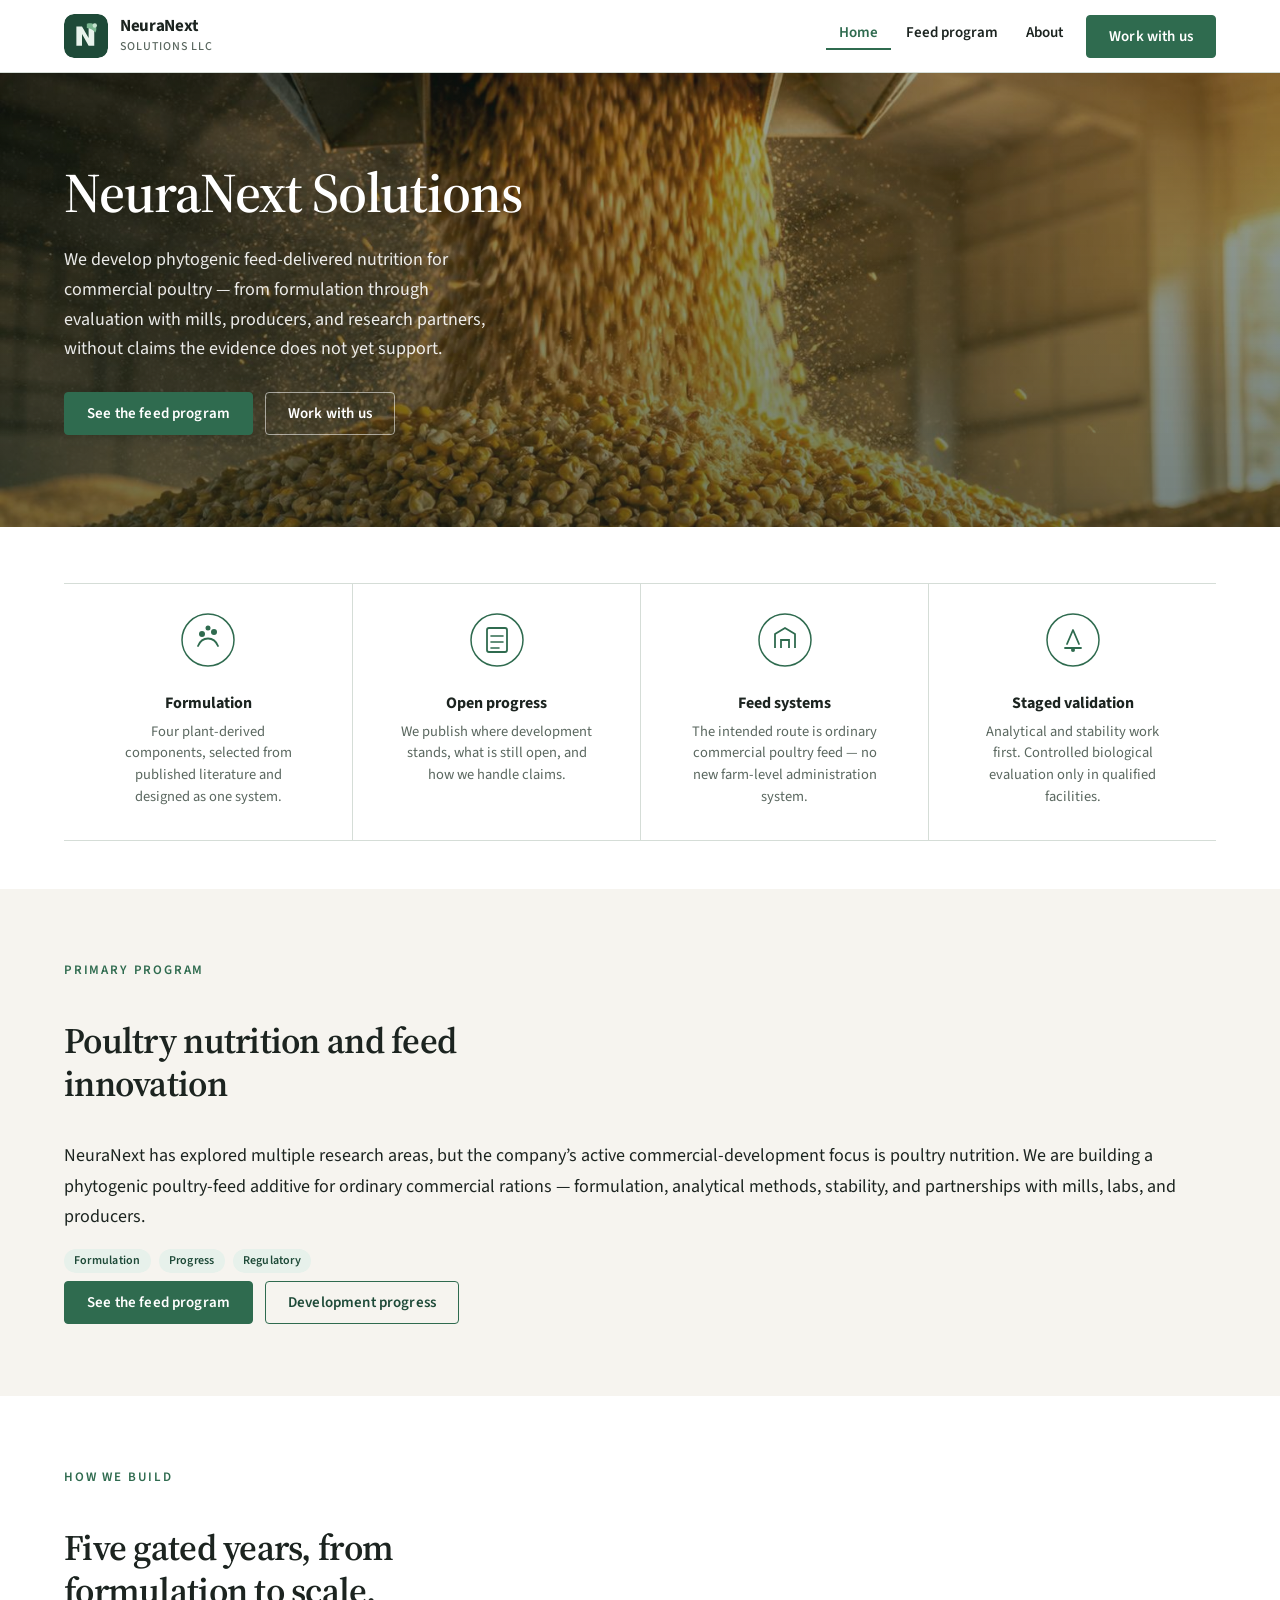
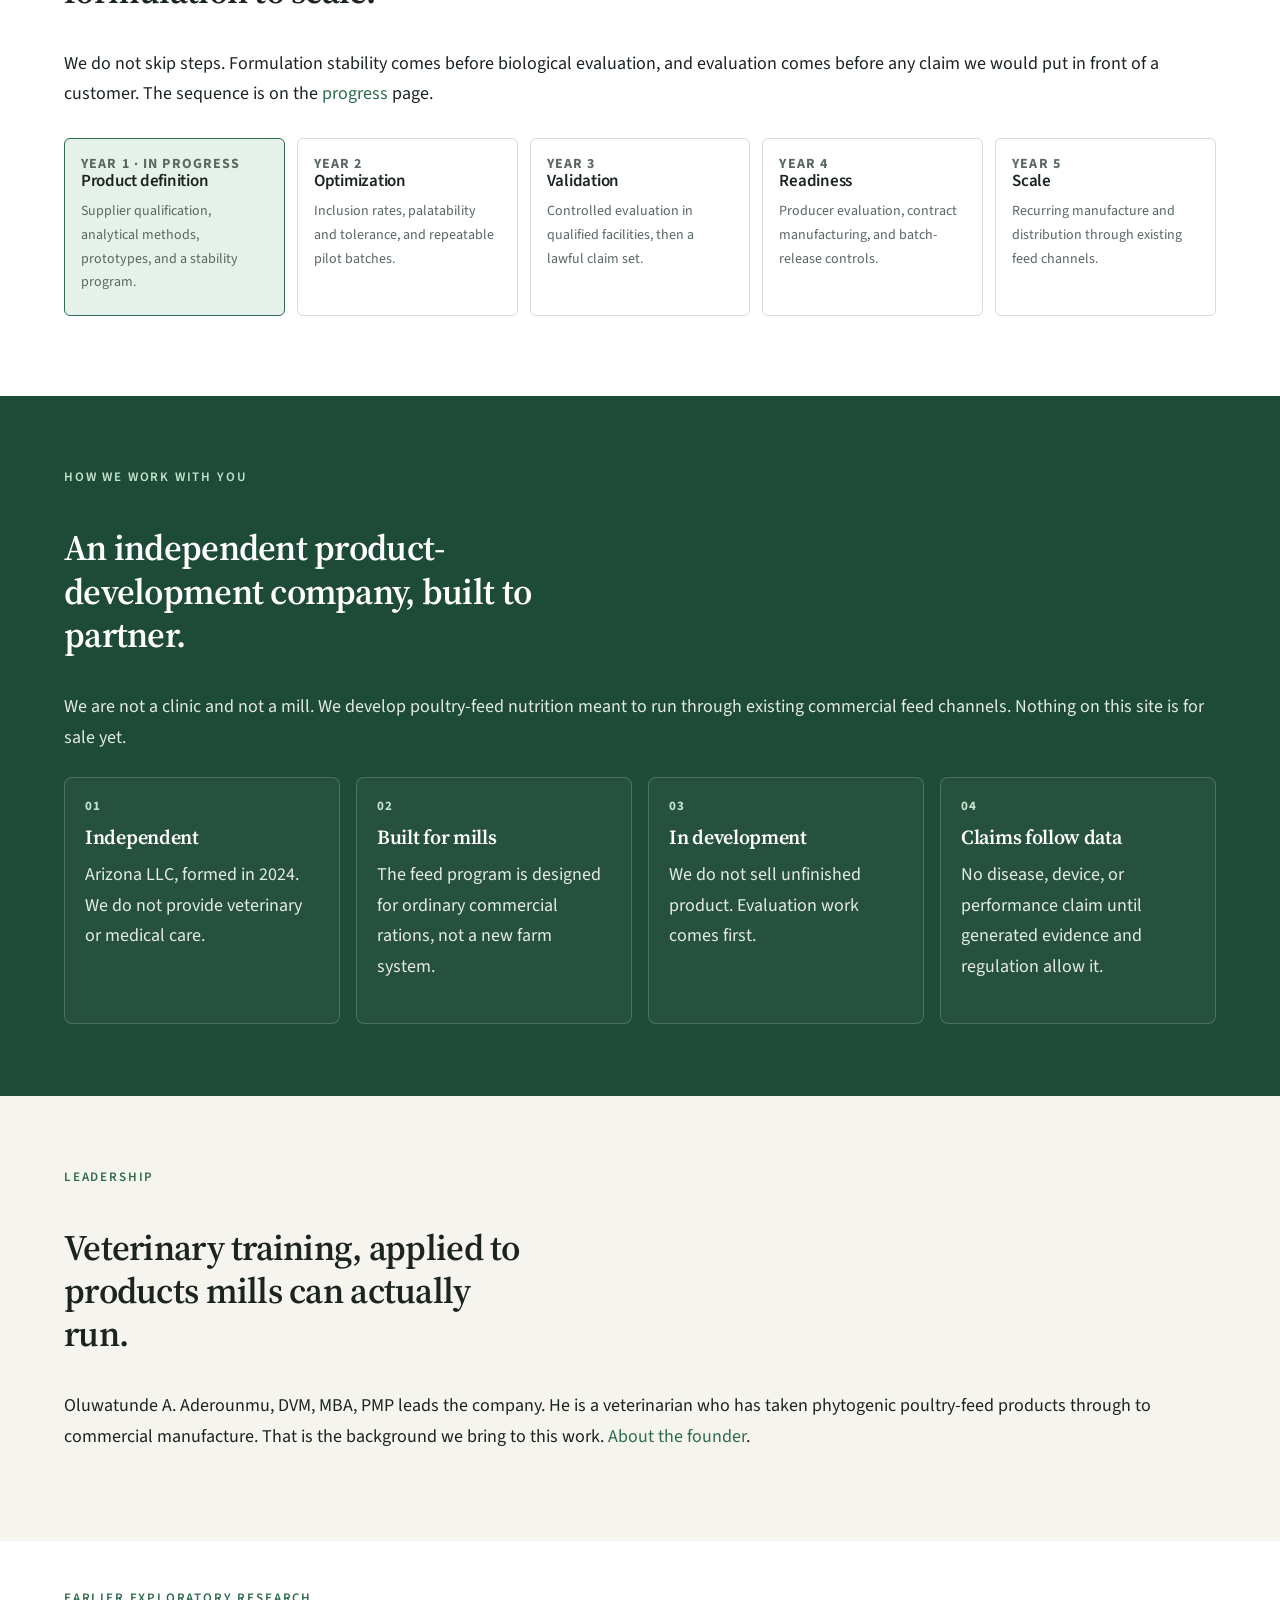
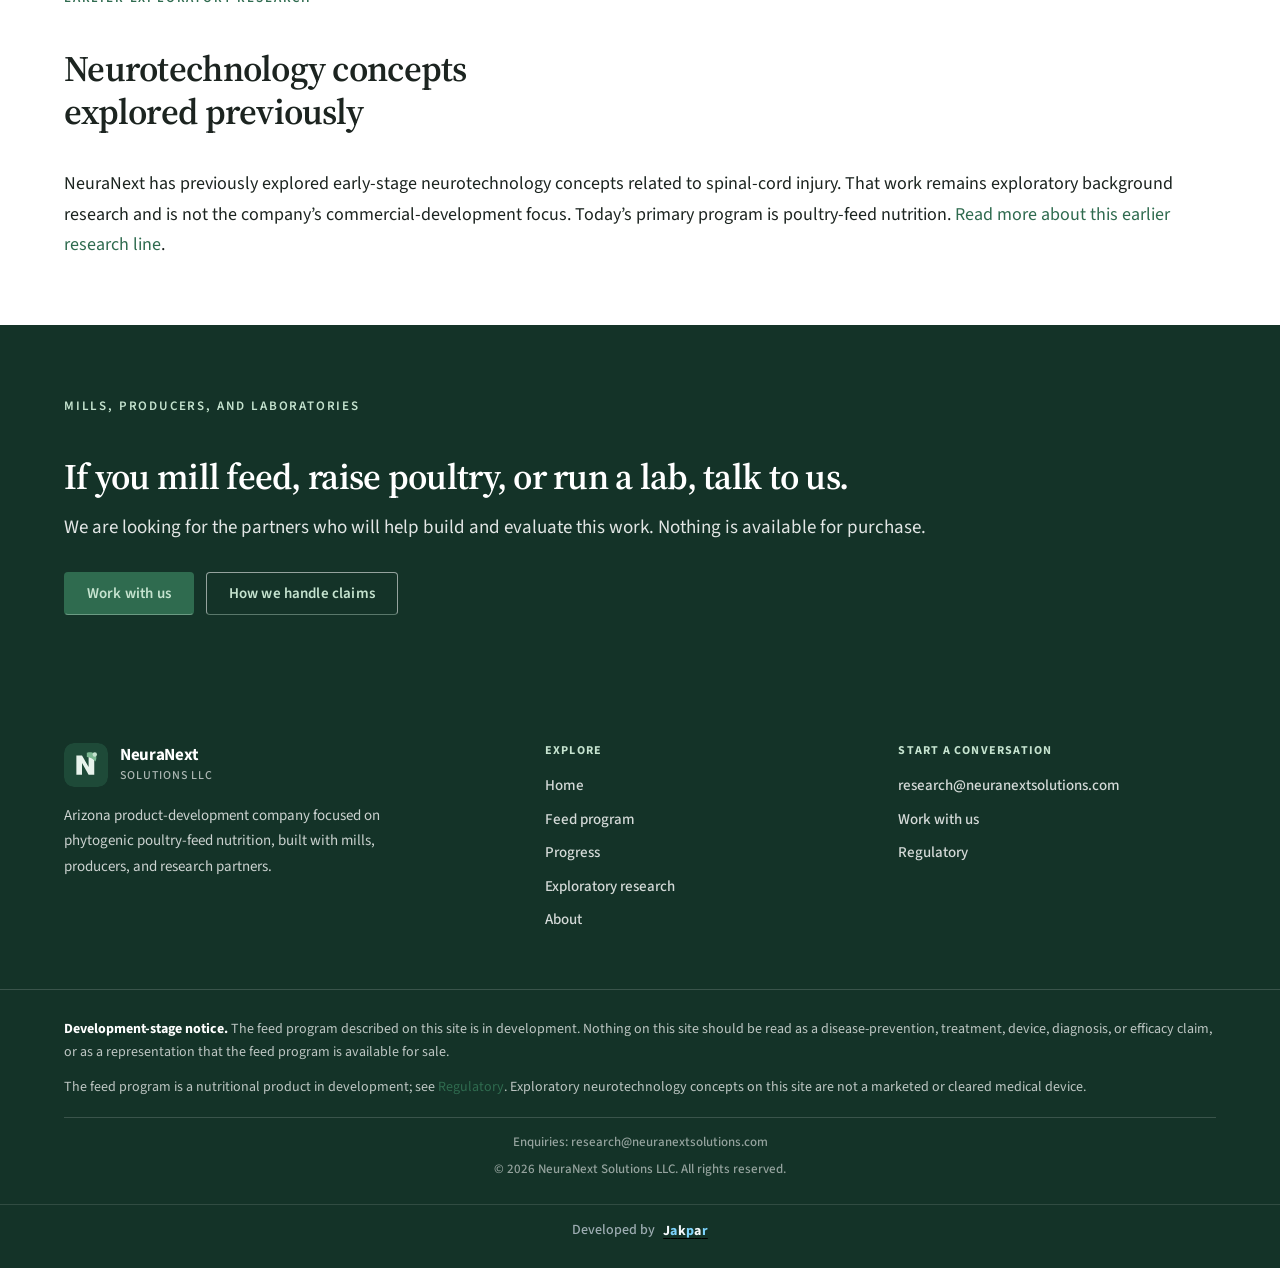
<file: index.html>
<!DOCTYPE html>
<html lang="en">
<head>
<meta charset="utf-8">
<meta name="viewport" content="width=device-width, initial-scale=1">
<title>NeuraNext Solutions</title>
<meta name="description" content="NeuraNext develops phytogenic poultry-feed nutrition for commercial production with mills, producers, and research partners.">
<meta name="robots" content="index, follow">
<link rel="stylesheet" href="assets/style.css">
<link rel="icon" href="assets/logo.svg" type="image/svg+xml">
</head>
<body>
<a class="skip-link" href="#main-content">Skip to content</a>

<header class="site-header">
  <div class="page-width header-inner">
    <a class="brand" href="index.html" aria-label="NeuraNext home">
      <img class="brand-logo" src="assets/logo.svg" alt="">
      <span class="brand-wordmark">
        <span class="brand-name">NeuraNext</span>
        <span class="brand-subtitle">Solutions LLC</span>
      </span>
    </a>
    <div class="nav-area">
      <nav class="main nav-links" aria-label="Company">
        <ul>
          <li><a href="index.html">Home</a></li>
          <li><a href="feed.html">Feed program</a></li>
          <li><a href="about.html">About</a></li>
        </ul>
      </nav>
      <a class="button button-gold header-cta" href="participate.html">Work with us</a>
      <button class="menu-toggle" type="button" aria-label="Open navigation" aria-expanded="false"><span></span></button>
    </div>
  </div>
</header>

<main id="main-content">

<section class="hero">
  <div class="page-width">
    <h1>NeuraNext Solutions</h1>
    <p class="lede">
      We develop phytogenic feed-delivered nutrition for commercial poultry &mdash; from formulation
      through evaluation with mills, producers, and research partners, without claims the evidence
      does not yet support.
    </p>
    <div class="button-row">
      <a class="button button-gold" href="feed.html">See the feed program</a>
      <a class="button button-outline" href="participate.html">Work with us</a>
    </div>
  </div>
</section>

<section class="section section-cream section-compact">
  <div class="page-width">
    <div class="info-strip">
      <article class="info-item">
        <svg class="info-icon" viewBox="0 0 56 56" fill="none" aria-hidden="true">
          <circle cx="28" cy="28" r="26" stroke="currentColor" stroke-width="1.5"/>
          <path d="M18 34c4-10 16-10 20 0" stroke="currentColor" stroke-width="1.8" stroke-linecap="round"/>
          <circle cx="22" cy="22" r="3" fill="currentColor"/>
          <circle cx="34" cy="20" r="3" fill="currentColor"/>
          <circle cx="28" cy="16" r="2.5" fill="currentColor"/>
        </svg>
        <h3>Formulation</h3>
        <p>Four plant-derived components, selected from published literature and designed as one system.</p>
      </article>
      <article class="info-item">
        <svg class="info-icon" viewBox="0 0 56 56" fill="none" aria-hidden="true">
          <circle cx="28" cy="28" r="26" stroke="currentColor" stroke-width="1.5"/>
          <rect x="18" y="16" width="20" height="24" rx="2" stroke="currentColor" stroke-width="1.8"/>
          <path d="M22 24h12M22 30h12M22 36h8" stroke="currentColor" stroke-width="1.6" stroke-linecap="round"/>
        </svg>
        <h3>Open progress</h3>
        <p>We publish where development stands, what is still open, and how we handle claims.</p>
      </article>
      <article class="info-item">
        <svg class="info-icon" viewBox="0 0 56 56" fill="none" aria-hidden="true">
          <circle cx="28" cy="28" r="26" stroke="currentColor" stroke-width="1.5"/>
          <path d="M18 36V22l10-6 10 6v14" stroke="currentColor" stroke-width="1.8" stroke-linejoin="round"/>
          <path d="M24 36v-8h8v8" stroke="currentColor" stroke-width="1.8"/>
        </svg>
        <h3>Feed systems</h3>
        <p>The intended route is ordinary commercial poultry feed &mdash; no new farm-level administration system.</p>
      </article>
      <article class="info-item">
        <svg class="info-icon" viewBox="0 0 56 56" fill="none" aria-hidden="true">
          <circle cx="28" cy="28" r="26" stroke="currentColor" stroke-width="1.5"/>
          <path d="M20 36h16M22 32l6-14 6 14" stroke="currentColor" stroke-width="1.8" stroke-linecap="round" stroke-linejoin="round"/>
          <circle cx="28" cy="38" r="2" fill="currentColor"/>
        </svg>
        <h3>Staged validation</h3>
        <p>Analytical and stability work first. Controlled biological evaluation only in qualified facilities.</p>
      </article>
    </div>
  </div>
</section>

<section class="section section-sand">
  <div class="page-width">
    <div class="section-head">
      <p class="eyebrow">Primary program</p>
      <h2>Poultry nutrition and feed innovation</h2>
    </div>
    <p>
      NeuraNext has explored multiple research areas, but the company&rsquo;s active
      commercial-development focus is poultry nutrition. We are building a
      phytogenic poultry-feed additive for ordinary commercial rations &mdash; formulation,
      analytical methods, stability, and partnerships with mills, labs, and producers.
    </p>
    <div class="chip-row">
      <span class="chip">Formulation</span>
      <span class="chip">Progress</span>
      <span class="chip">Regulatory</span>
    </div>
    <div class="button-row">
      <a class="button button-gold" href="feed.html">See the feed program</a>
      <a class="button button-outline-ink" href="status.html">Development progress</a>
    </div>
  </div>
</section>

<section class="section section-cream">
  <div class="page-width">
    <div class="section-head">
      <p class="eyebrow">How we build</p>
      <h2>Five gated years, from formulation to scale.</h2>
    </div>
    <p>
      We do not skip steps. Formulation stability comes before biological evaluation, and
      evaluation comes before any claim we would put in front of a customer. The sequence is on
      the <a href="status.html">progress</a> page.
    </p>
    <div class="phases">
      <article class="phase is-active">
        <p class="phase-year">Year 1 &middot; In progress</p>
        <h3>Product definition</h3>
        <p>Supplier qualification, analytical methods, prototypes, and a stability program.</p>
      </article>
      <article class="phase">
        <p class="phase-year">Year 2</p>
        <h3>Optimization</h3>
        <p>Inclusion rates, palatability and tolerance, and repeatable pilot batches.</p>
      </article>
      <article class="phase">
        <p class="phase-year">Year 3</p>
        <h3>Validation</h3>
        <p>Controlled evaluation in qualified facilities, then a lawful claim set.</p>
      </article>
      <article class="phase">
        <p class="phase-year">Year 4</p>
        <h3>Readiness</h3>
        <p>Producer evaluation, contract manufacturing, and batch-release controls.</p>
      </article>
      <article class="phase">
        <p class="phase-year">Year 5</p>
        <h3>Scale</h3>
        <p>Recurring manufacture and distribution through existing feed channels.</p>
      </article>
    </div>
  </div>
</section>

<section class="section section-navy">
  <div class="page-width">
    <div class="section-head">
      <p class="eyebrow eyebrow-light">How we work with you</p>
      <h2>An independent product-development company, built to partner.</h2>
    </div>
    <p>
      We are not a clinic and not a mill. We develop poultry-feed nutrition meant to run through
      existing commercial feed channels. Nothing on this site is for sale yet.
    </p>
    <div class="feature-grid four">
      <article class="feature">
        <p class="feat-num">01</p>
        <h3>Independent</h3>
        <p>Arizona LLC, formed in 2024. We do not provide veterinary or medical care.</p>
      </article>
      <article class="feature">
        <p class="feat-num">02</p>
        <h3>Built for mills</h3>
        <p>The feed program is designed for ordinary commercial rations, not a new farm system.</p>
      </article>
      <article class="feature">
        <p class="feat-num">03</p>
        <h3>In development</h3>
        <p>We do not sell unfinished product. Evaluation work comes first.</p>
      </article>
      <article class="feature">
        <p class="feat-num">04</p>
        <h3>Claims follow data</h3>
        <p>No disease, device, or performance claim until generated evidence and regulation allow it.</p>
      </article>
    </div>
  </div>
</section>

<section class="section section-sand">
  <div class="page-width">
    <div class="section-head">
      <p class="eyebrow">Leadership</p>
      <h2>Veterinary training, applied to products mills can actually run.</h2>
    </div>
    <p>
      Oluwatunde A. Aderounmu, DVM, MBA, PMP leads the company. He is a veterinarian who has
      taken phytogenic poultry-feed products through to commercial manufacture. That is the
      background we bring to this work.
      <a href="about.html">About the founder</a>.
    </p>
  </div>
</section>

<section class="section section-cream section-compact">
  <div class="page-width">
    <div class="section-head">
      <p class="eyebrow">Earlier exploratory research</p>
      <h2>Neurotechnology concepts explored previously</h2>
    </div>
    <p>
      NeuraNext has previously explored early-stage neurotechnology concepts related to spinal-cord
      injury. That work remains exploratory background research and is not the company&rsquo;s
      commercial-development focus. Today&rsquo;s primary program is poultry-feed nutrition.
      <a href="neuro.html">Read more about this earlier research line</a>.
    </p>
  </div>
</section>

<section class="section cta-section">
  <div class="page-width">
    <p class="eyebrow eyebrow-light">Mills, producers, and laboratories</p>
    <h2>If you mill feed, raise poultry, or run a lab, talk to us.</h2>
    <p class="lede">
      We are looking for the partners who will help build and evaluate this work. Nothing is
      available for purchase.
    </p>
    <div class="button-row">
      <a class="button button-gold" href="participate.html">Work with us</a>
      <a class="button button-outline" href="regulatory.html">How we handle claims</a>
    </div>
  </div>
</section>

</main>

<footer class="site">
  <div class="footer-top">
    <div>
      <a class="brand" href="index.html" aria-label="NeuraNext home">
        <img class="brand-logo" src="assets/logo.svg" alt="">
        <span class="brand-wordmark">
          <span class="brand-name">NeuraNext</span>
          <span class="brand-subtitle">Solutions LLC</span>
        </span>
      </a>
      <p class="footer-blurb">Arizona product-development company focused on phytogenic poultry-feed nutrition, built with mills, producers, and research partners.</p>
    </div>
    <div>
      <h2>Explore</h2>
      <ul>
        <li><a href="index.html">Home</a></li>
        <li><a href="feed.html">Feed program</a></li>
        <li><a href="status.html">Progress</a></li>
        <li><a href="neuro.html">Exploratory research</a></li>
        <li><a href="about.html">About</a></li>
      </ul>
    </div>
    <div>
      <h2>Start a conversation</h2>
      <ul>
        <li><a href="mailto:research@neuranextsolutions.com">research@neuranextsolutions.com</a></li>
        <li><a href="participate.html">Work with us</a></li>
        <li><a href="regulatory.html">Regulatory</a></li>
      </ul>
    </div>
  </div>
  <div class="footer-notice">
    <p>
      <strong>Development-stage notice.</strong> The feed program described on this site is in development. Nothing on this site should be read as a disease-prevention, treatment, device, diagnosis, or efficacy claim, or as a representation that the feed program is available for sale.
    </p>
    <p>
      The feed program is a nutritional product in development; see <a href="regulatory.html">Regulatory</a>. Exploratory neurotechnology concepts on this site are not a marketed or cleared medical device.
    </p>
    <div class="foot-meta">
      <p>Enquiries: <span id="contact-email">research@neuranextsolutions.com</span></p>
      <p>&copy; 2026 NeuraNext Solutions LLC. All rights reserved.</p>
    </div>
  </div>
</footer>

<script src="assets/site.js"></script>
</body>
</html>
</file>
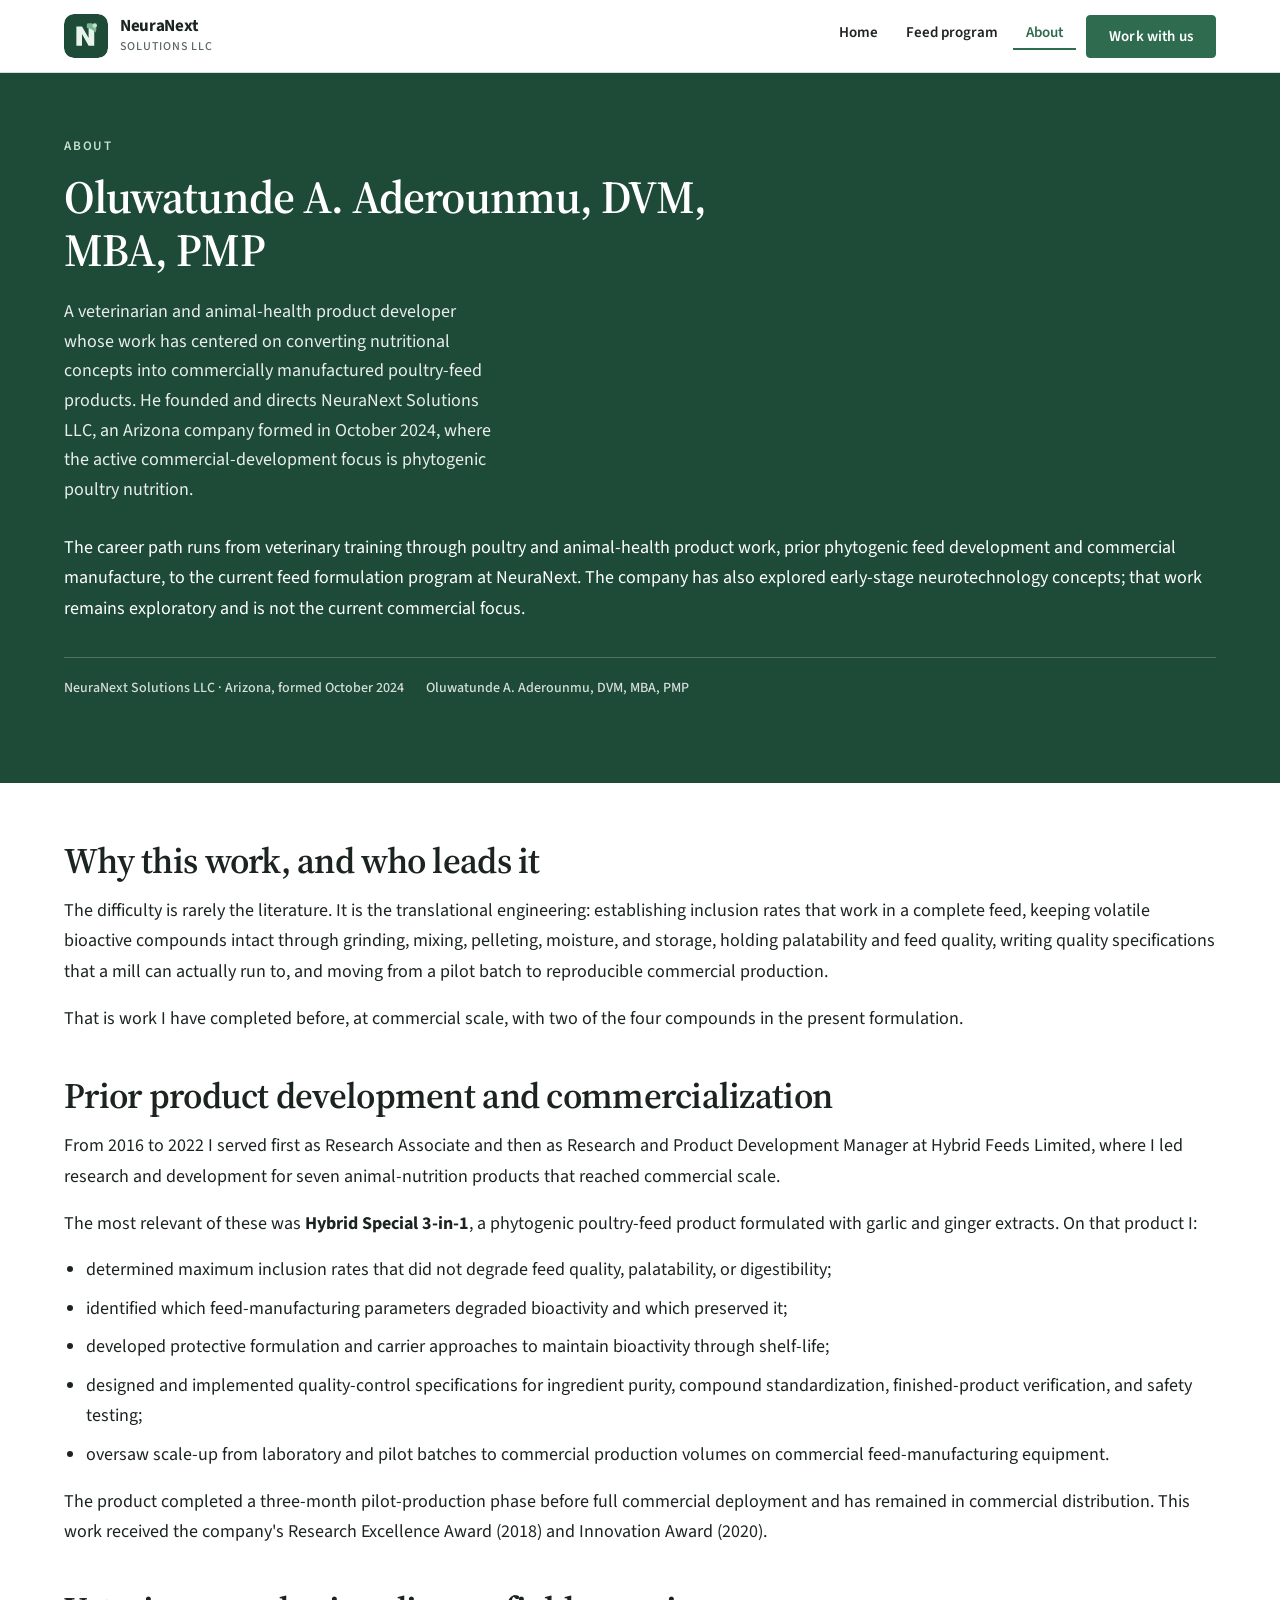
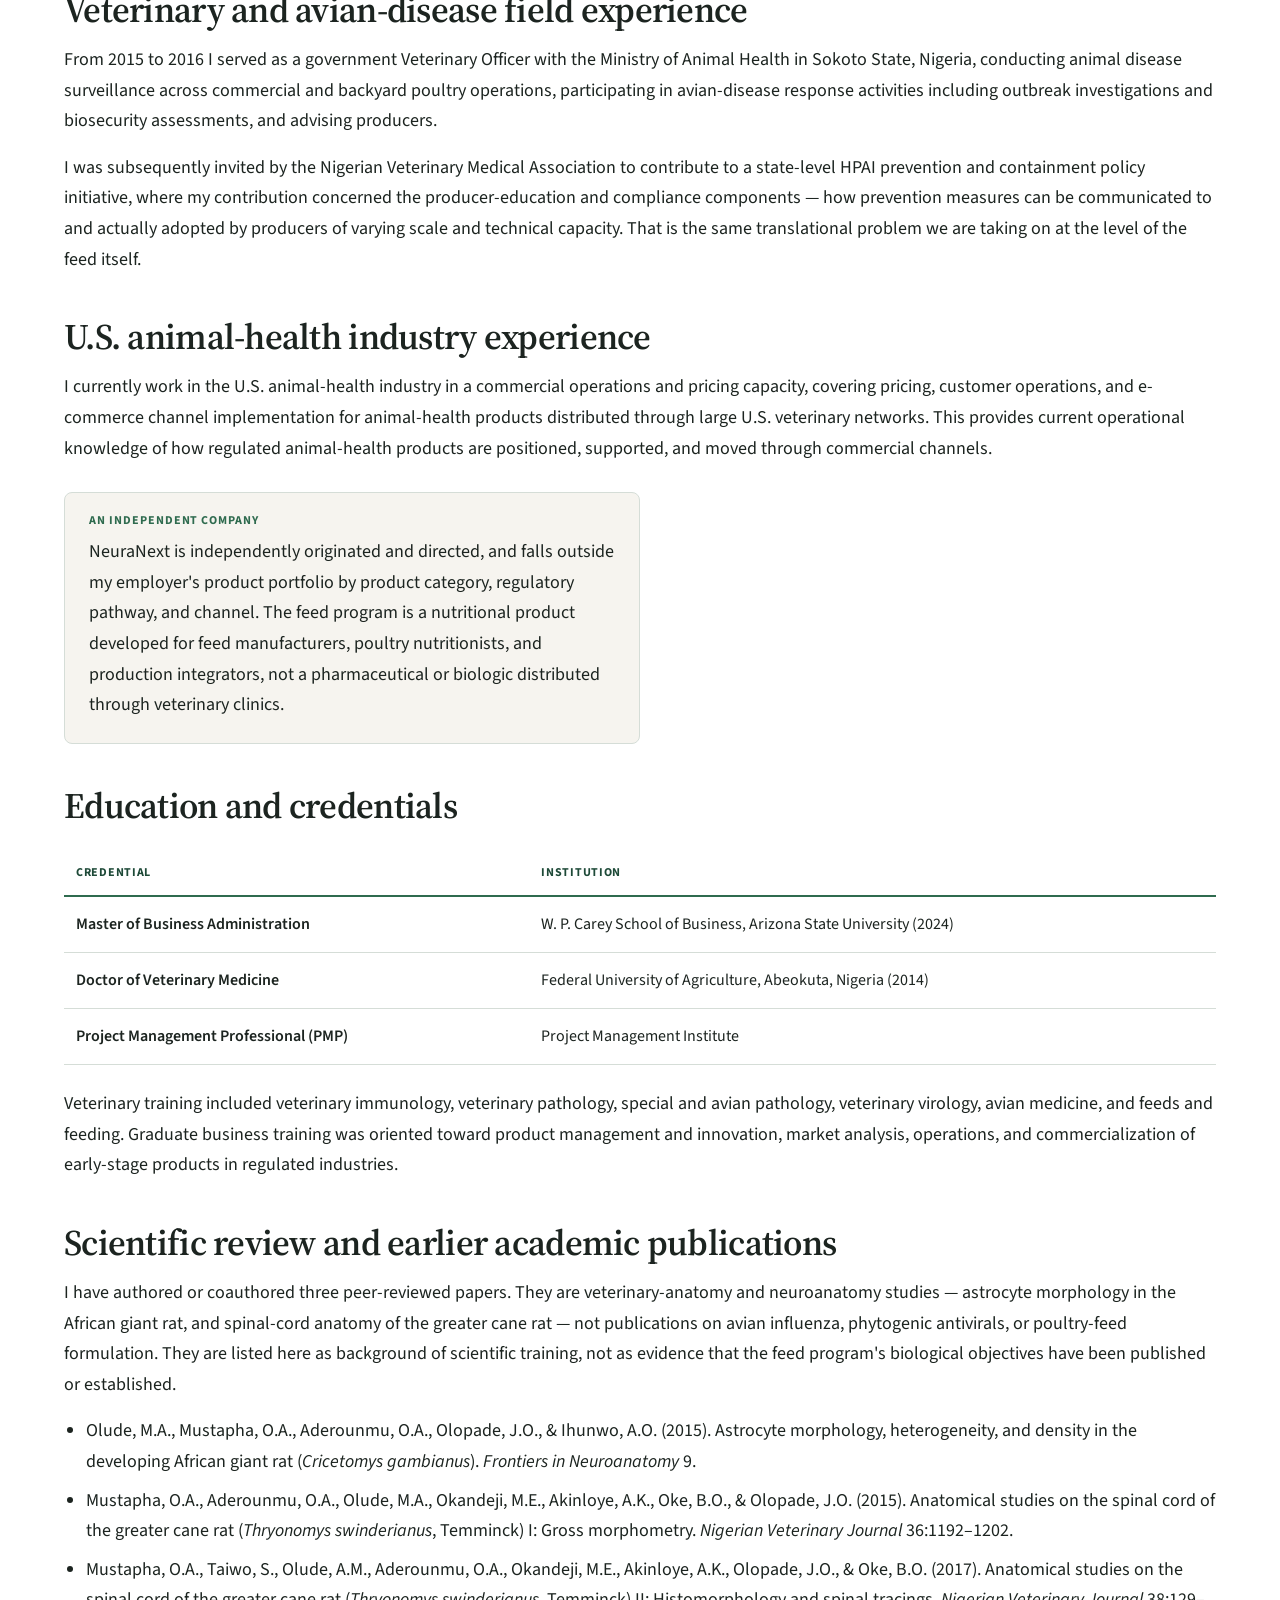
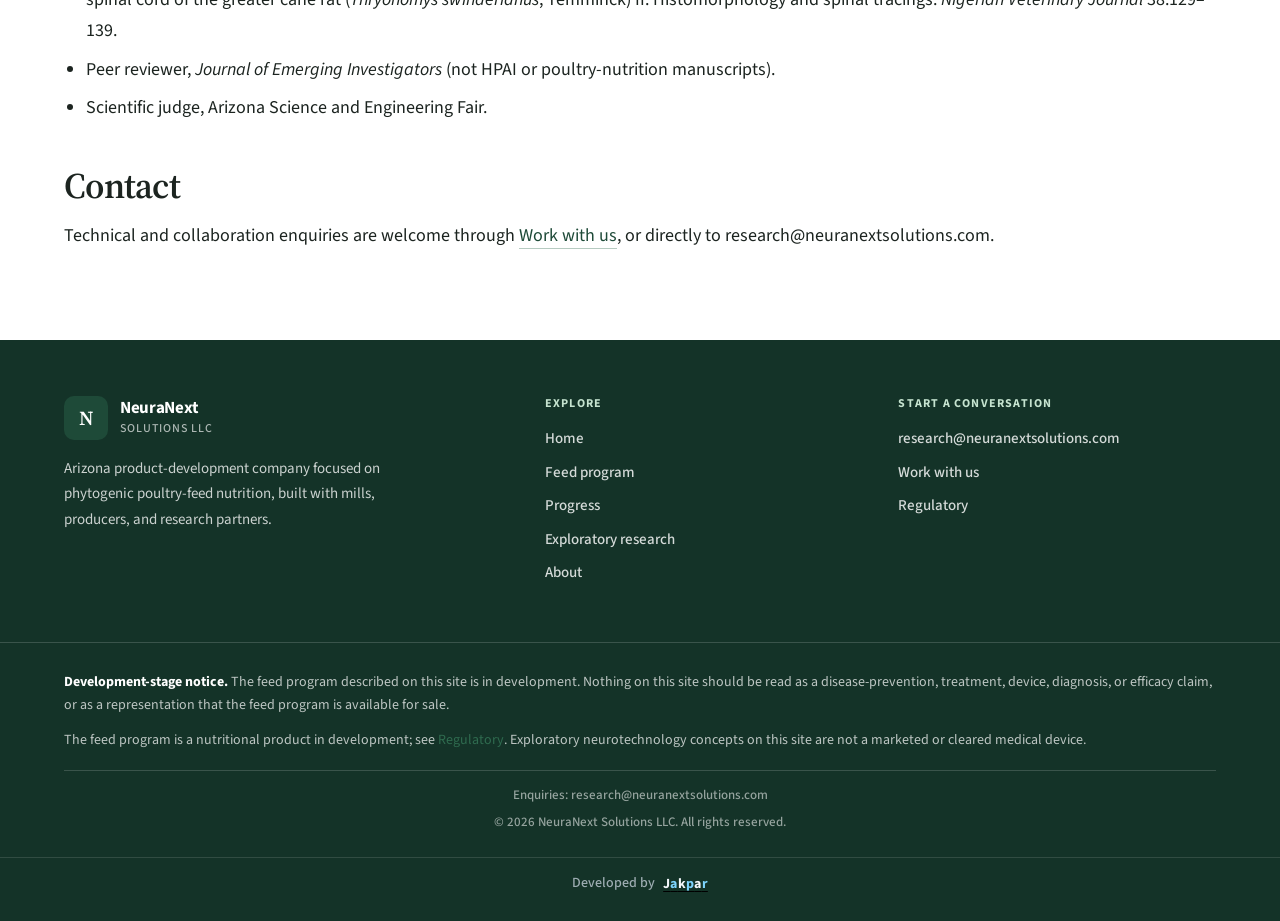
<file: about.html>
<!DOCTYPE html>
<html lang="en">
<head>
<meta charset="utf-8">
<meta name="viewport" content="width=device-width, initial-scale=1">
<title>About — NeuraNext</title>
<meta name="description" content="Oluwatunde A. Aderounmu, DVM, MBA, PMP — veterinarian and founder of NeuraNext. Phytogenic poultry-feed product development, government veterinary service, and U.S. animal-health industry experience.">
<link rel="stylesheet" href="assets/style.css">
<link rel="icon" href="assets/logo.svg" type="image/svg+xml">
</head>
<body>
<a class="skip-link" href="#main-content">Skip to content</a>

<header class="site-header">
  <div class="page-width header-inner">
    <a class="brand" href="index.html" aria-label="NeuraNext home">
      <img class="brand-logo" src="assets/logo.svg" alt="">
      <span class="brand-wordmark">
        <span class="brand-name">NeuraNext</span>
        <span class="brand-subtitle">Solutions LLC</span>
      </span>
    </a>
    <div class="nav-area">
      <nav class="main nav-links" aria-label="Company">
        <ul>
          <li><a href="index.html">Home</a></li>
          <li><a href="feed.html">Feed program</a></li>
          
          <li><a href="about.html">About</a></li>
        </ul>
      </nav>
      <a class="button button-gold header-cta" href="participate.html">Work with us</a>
      <button class="menu-toggle" type="button" aria-label="Open navigation" aria-expanded="false"><span></span></button>
    </div>
  </div>
</header>

<main id="main-content">
<section class="page-hero hero-plain">
  <div class="page-width">

  <p class="page-title">About</p>
  <h1>Oluwatunde A. Aderounmu, DVM, MBA, PMP</h1>

  <p class="lede">
    A veterinarian and animal-health product developer whose work has centered on converting
    nutritional concepts into commercially manufactured poultry-feed products. He founded and
    directs NeuraNext Solutions LLC, an Arizona company formed in October 2024, where the active
    commercial-development focus is phytogenic poultry nutrition.
  </p>
  <p>
    The career path runs from veterinary training through poultry and animal-health product work,
    prior phytogenic feed development and commercial manufacture, to the current feed formulation
    program at NeuraNext. The company has also explored early-stage neurotechnology concepts;
    that work remains exploratory and is not the current commercial focus.
  </p>
  <p class="hero-meta">
    <span>NeuraNext Solutions LLC &middot; Arizona, formed October 2024</span>
    <span>Oluwatunde A. Aderounmu, DVM, MBA, PMP</span>
  </p>
  </div>
</section>
<section class="section section-cream">
<div class="wrap">

  <h2>Why this work, and who leads it</h2>

  <p>
    The difficulty is rarely the literature. It is the translational engineering: establishing
    inclusion rates that work in a complete feed, keeping volatile bioactive compounds intact
    through grinding, mixing, pelleting, moisture, and storage, holding palatability and feed
    quality, writing quality specifications that a mill can actually run to, and moving from a
    pilot batch to reproducible commercial production.
  </p>

  <p>
    That is work I have completed before, at commercial scale, with two of the four compounds in the
    present formulation.
  </p>

  <h2>Prior product development and commercialization</h2>

  <p>
    From 2016 to 2022 I served first as Research Associate and then as Research and Product
    Development Manager at Hybrid Feeds Limited, where I led research and development for seven
    animal-nutrition products that reached commercial scale.
  </p>

  <p>
    The most relevant of these was <strong>Hybrid Special 3-in-1</strong>, a phytogenic poultry-feed
    product formulated with garlic and ginger extracts. On that product I:
  </p>

  <ul>
    <li>
      determined maximum inclusion rates that did not degrade feed quality, palatability, or
      digestibility;
    </li>
    <li>
      identified which feed-manufacturing parameters degraded bioactivity and which preserved it;
    </li>
    <li>
      developed protective formulation and carrier approaches to maintain bioactivity through
      shelf-life;
    </li>
    <li>
      designed and implemented quality-control specifications for ingredient purity, compound
      standardization, finished-product verification, and safety testing;
    </li>
    <li>
      oversaw scale-up from laboratory and pilot batches to commercial production volumes on
      commercial feed-manufacturing equipment.
    </li>
  </ul>

  <p>
    The product completed a three-month pilot-production phase before full commercial deployment and
    has remained in commercial distribution. This work received the company's Research Excellence
    Award (2018) and Innovation Award (2020).
  </p>

  <h2>Veterinary and avian-disease field experience</h2>

  <p>
    From 2015 to 2016 I served as a government Veterinary Officer with the Ministry of Animal Health
    in Sokoto State, Nigeria, conducting animal disease surveillance across commercial and backyard
    poultry operations, participating in avian-disease response activities including outbreak
    investigations and biosecurity assessments, and advising producers.
  </p>

  <p>
    I was subsequently invited by the Nigerian Veterinary Medical Association to contribute to a
    state-level HPAI prevention and containment policy initiative, where my contribution concerned
    the producer-education and compliance components — how prevention measures can be communicated to
    and actually adopted by producers of varying scale and technical capacity. That is the same
    translational problem we are taking on at the level of the feed itself.
  </p>

  <h2>U.S. animal-health industry experience</h2>

  <p>
    I currently work in the U.S. animal-health industry in a commercial operations and pricing
    capacity, covering pricing, customer operations, and e-commerce channel implementation for
    animal-health products distributed through large U.S. veterinary networks. This provides current
    operational knowledge of how regulated animal-health products are positioned, supported, and
    moved through commercial channels.
  </p>

  <div class="callout">
    <p class="label">An independent company</p>
    <p>
      NeuraNext is independently originated and directed, and falls outside my employer's product
      portfolio by product category, regulatory pathway, and channel. The feed program is a
      nutritional product developed for feed manufacturers, poultry nutritionists, and production
      integrators, not a pharmaceutical or biologic distributed through veterinary clinics.
    </p>
  </div>

  <h2>Education and credentials</h2>

  <table>
    <thead>
      <tr><th>Credential</th><th>Institution</th></tr>
    </thead>
    <tbody>
      <tr>
        <td>Master of Business Administration</td>
        <td>W. P. Carey School of Business, Arizona State University (2024)</td>
      </tr>
      <tr>
        <td>Doctor of Veterinary Medicine</td>
        <td>Federal University of Agriculture, Abeokuta, Nigeria (2014)</td>
      </tr>
      <tr>
        <td>Project Management Professional (PMP)</td>
        <td>Project Management Institute</td>
      </tr>
    </tbody>
  </table>

  <p>
    Veterinary training included veterinary immunology, veterinary pathology, special and avian
    pathology, veterinary virology, avian medicine, and feeds and feeding. Graduate business training
    was oriented toward product management and innovation, market analysis, operations, and
    commercialization of early-stage products in regulated industries.
  </p>

  <h2>Scientific review and earlier academic publications</h2>

  <p>
    I have authored or coauthored three peer-reviewed papers. They are veterinary-anatomy and
    neuroanatomy studies — astrocyte morphology in the African giant rat, and spinal-cord anatomy of
    the greater cane rat — not publications on avian influenza, phytogenic antivirals, or poultry-feed
    formulation. They are listed here as background of scientific training, not as evidence that the
    feed program's biological objectives have been published or established.
  </p>

  <ul>
    <li>
      Olude, M.A., Mustapha, O.A., Aderounmu, O.A., Olopade, J.O., &amp; Ihunwo, A.O. (2015).
      Astrocyte morphology, heterogeneity, and density in the developing African giant rat
      (<em>Cricetomys gambianus</em>). <em>Frontiers in Neuroanatomy</em> 9.
    </li>
    <li>
      Mustapha, O.A., Aderounmu, O.A., Olude, M.A., Okandeji, M.E., Akinloye, A.K., Oke, B.O.,
      &amp; Olopade, J.O. (2015). Anatomical studies on the spinal cord of the greater cane rat
      (<em>Thryonomys swinderianus</em>, Temminck) I: Gross morphometry.
      <em>Nigerian Veterinary Journal</em> 36:1192–1202.
    </li>
    <li>
      Mustapha, O.A., Taiwo, S., Olude, A.M., Aderounmu, O.A., Okandeji, M.E., Akinloye, A.K.,
      Olopade, J.O., &amp; Oke, B.O. (2017). Anatomical studies on the spinal cord of the greater
      cane rat (<em>Thryonomys swinderianus</em>, Temminck) II: Histomorphology and spinal tracings.
      <em>Nigerian Veterinary Journal</em> 38:129–139.
    </li>
    <li>Peer reviewer, <em>Journal of Emerging Investigators</em> (not HPAI or poultry-nutrition manuscripts).</li>
    <li>Scientific judge, Arizona Science and Engineering Fair.</li>
  </ul>

  <h2>Contact</h2>

  <p>
    Technical and collaboration enquiries are welcome through
    <a href="participate.html">Work with us</a>, or directly to
    <span id="contact-email-about">research@neuranextsolutions.com</span>.
  </p>

</div>
</section>
</main>

<footer class="site">
  <div class="footer-top">
    <div>
      <a class="brand" href="index.html" aria-label="NeuraNext home">
        <span class="brand-mark" aria-hidden="true">N</span>
        <span class="brand-wordmark">
          <span class="brand-name">NeuraNext</span>
          <span class="brand-subtitle">Solutions LLC</span>
        </span>
      </a>
      <p class="footer-blurb">Arizona product-development company focused on phytogenic poultry-feed nutrition, built with mills, producers, and research partners.</p>
    </div>
    <div>
      <h2>Explore</h2>
      <ul>
        <li><a href="index.html">Home</a></li>
        <li><a href="feed.html">Feed program</a></li>
        <li><a href="status.html">Progress</a></li>
        <li><a href="neuro.html">Exploratory research</a></li>
        <li><a href="about.html">About</a></li>
      </ul>
    </div>
    <div>
      <h2>Start a conversation</h2>
      <ul>
        <li><a href="mailto:research@neuranextsolutions.com">research@neuranextsolutions.com</a></li>
        <li><a href="participate.html">Work with us</a></li>
        <li><a href="regulatory.html">Regulatory</a></li>
      </ul>
    </div>
  </div>
  <div class="footer-notice">
    <p>
      <strong>Development-stage notice.</strong> The feed program described on this site is in
      development. Nothing on this site should be read as a disease-prevention, treatment, device,
      diagnosis, or efficacy claim, or as a representation that the feed program is available for
      sale.
    </p>
    <p>
      The feed program is a nutritional product in development; see
      <a href="regulatory.html">Regulatory</a>. Exploratory neurotechnology concepts on this site
      are not a marketed or cleared medical device.
    </p>
    <div class="foot-meta">
      <p>Enquiries: <span id="contact-email">research@neuranextsolutions.com</span></p>
      <p>&copy; 2026 NeuraNext Solutions LLC. All rights reserved.</p>
    </div>
  </div>
</footer>

<script src="assets/site.js"></script>
</body>
</html>
</file>
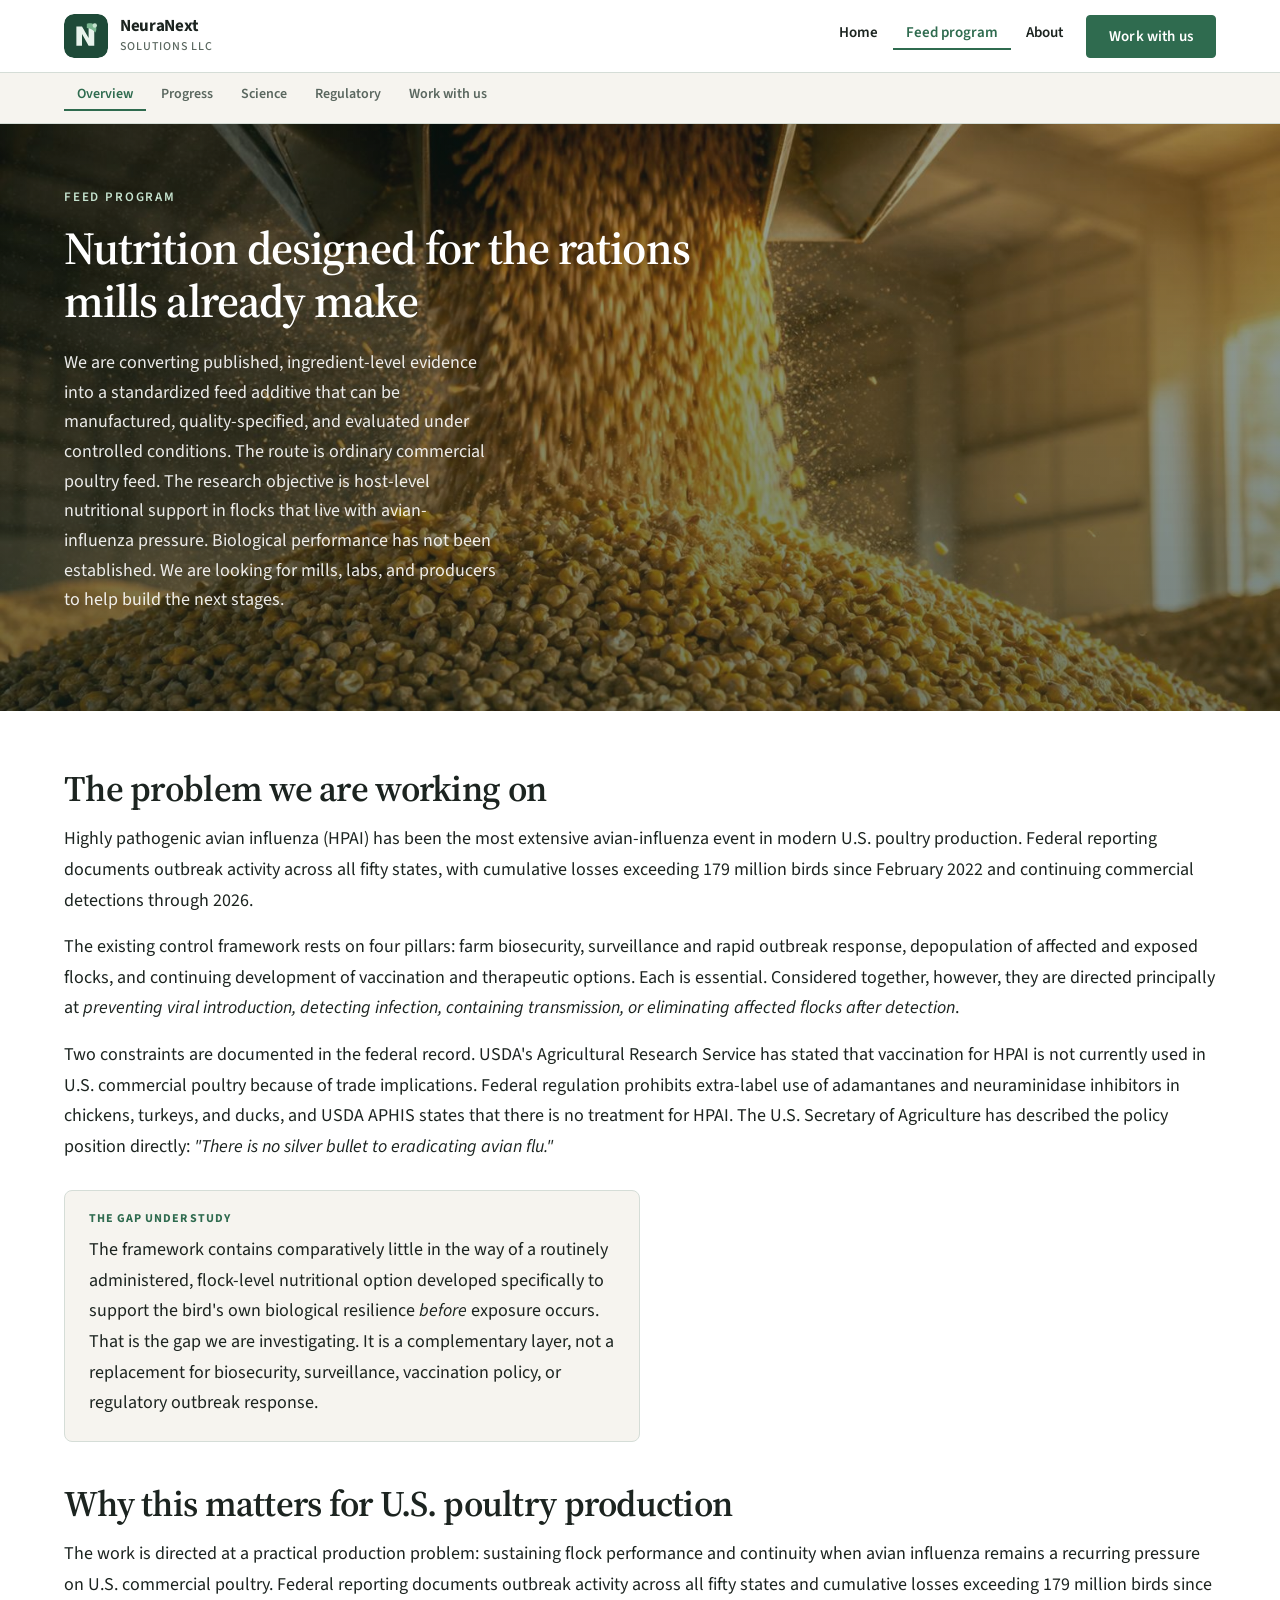
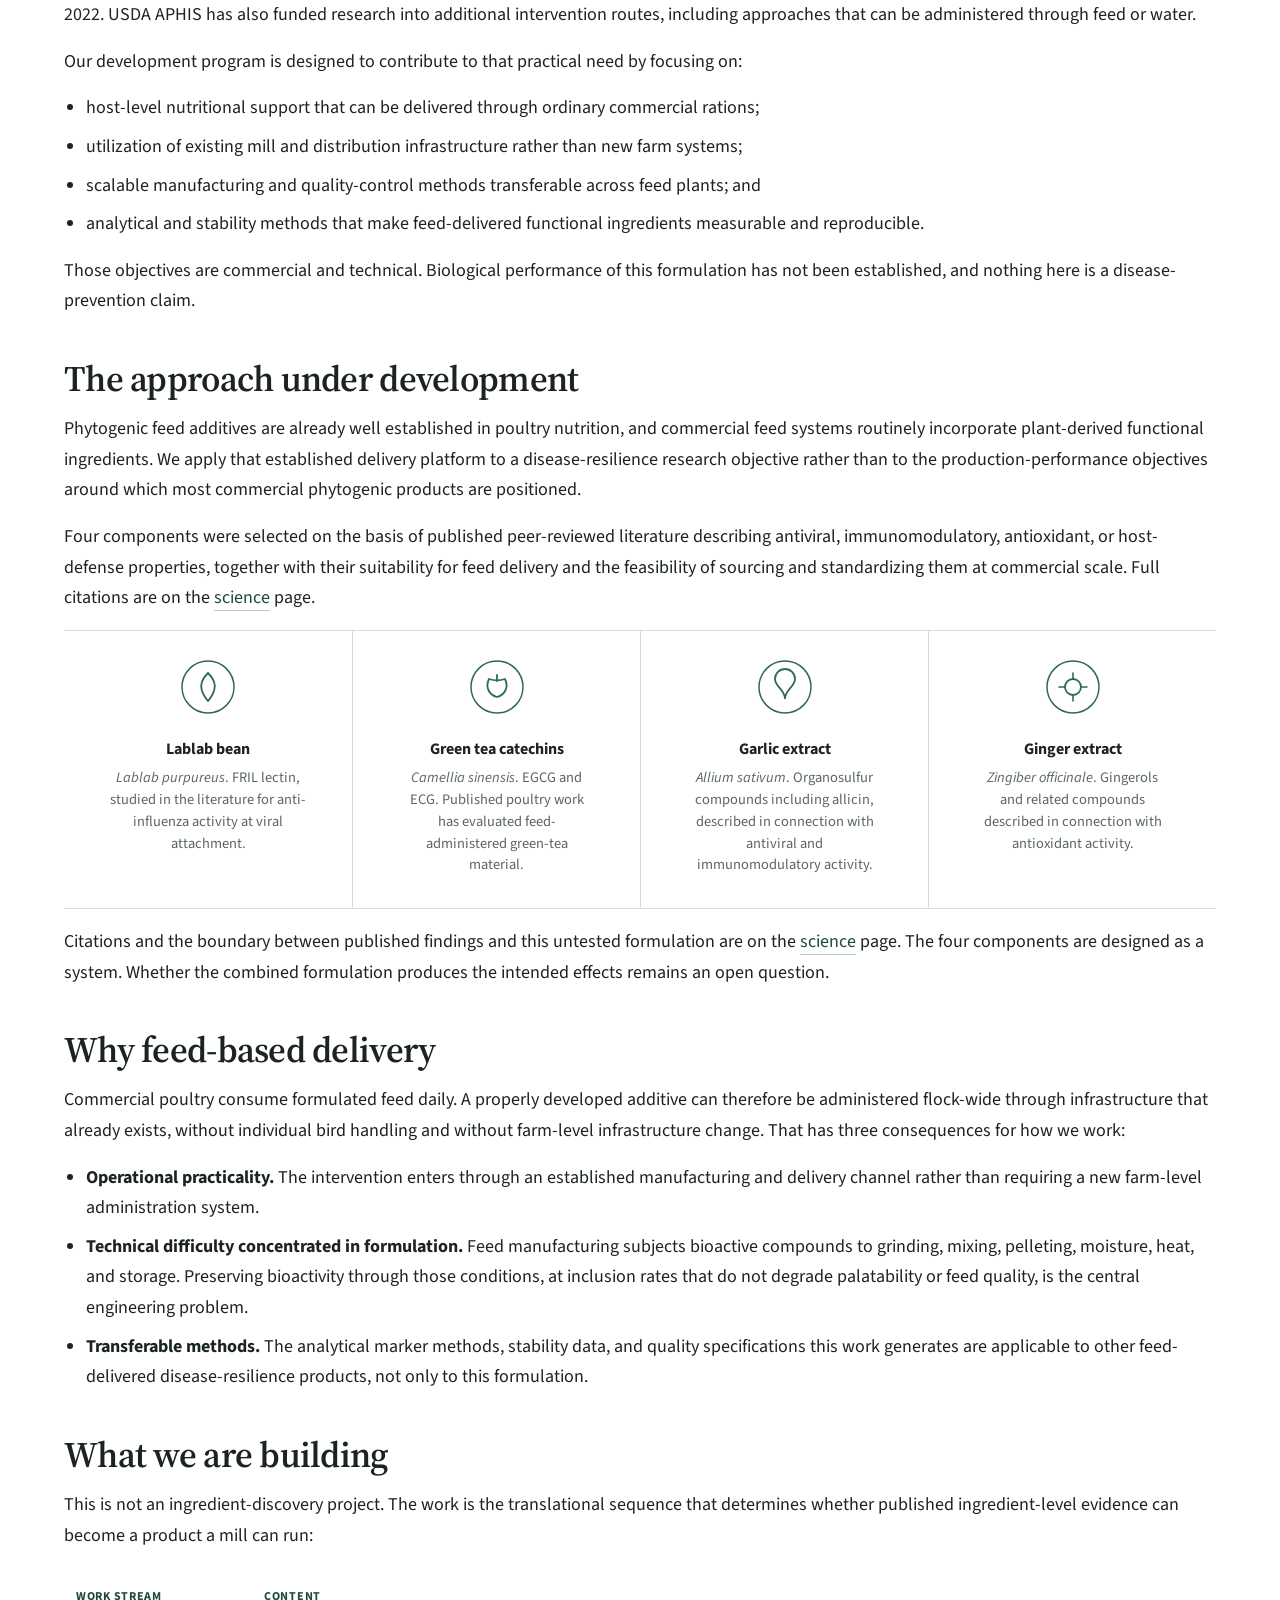
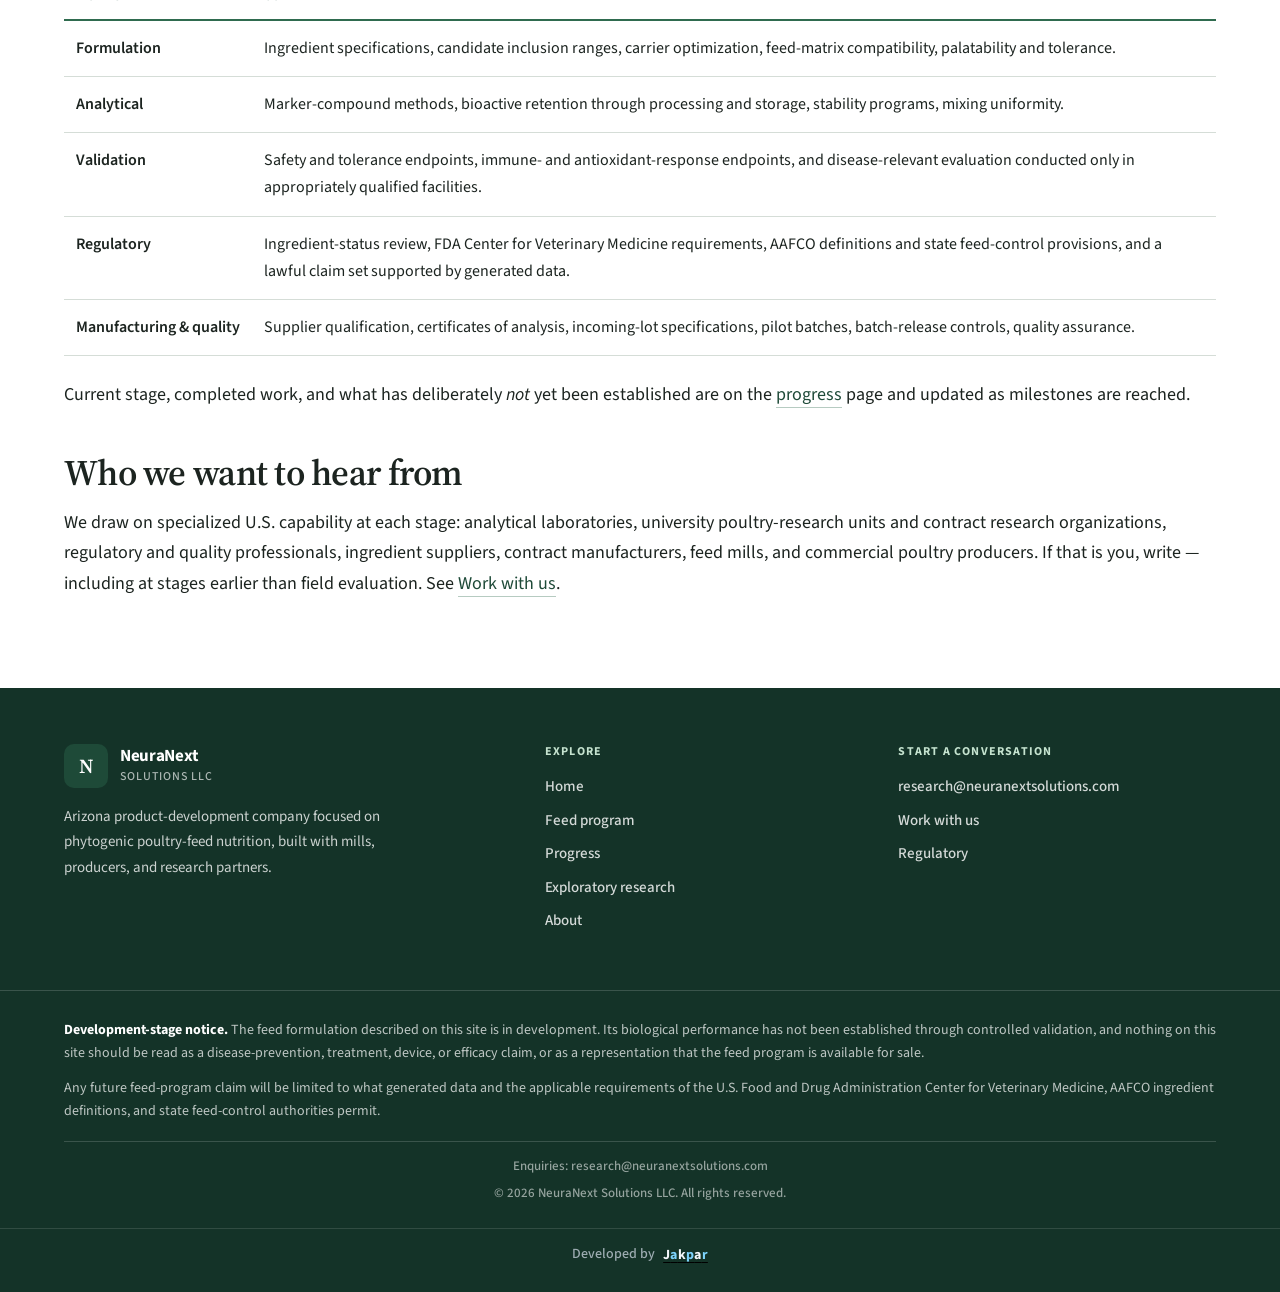
<file: feed.html>
<!DOCTYPE html>
<html lang="en">
<head>
<meta charset="utf-8">
<meta name="viewport" content="width=device-width, initial-scale=1">
<title>Feed program — NeuraNext</title>
<meta name="description" content="A phytogenic poultry-feed additive in development for commercial rations. Built with mills, labs, and producers. No disease or efficacy claims.">
<meta name="robots" content="index, follow">
<link rel="stylesheet" href="assets/style.css">
<link rel="icon" href="assets/logo.svg" type="image/svg+xml">
</head>
<body>
<a class="skip-link" href="#main-content">Skip to content</a>

<header class="site-header">
  <div class="page-width header-inner">
    <a class="brand" href="index.html" aria-label="NeuraNext home">
      <img class="brand-logo" src="assets/logo.svg" alt="">
      <span class="brand-wordmark">
        <span class="brand-name">NeuraNext</span>
        <span class="brand-subtitle">Solutions LLC</span>
      </span>
    </a>
    <div class="nav-area">
      <nav class="main nav-links" aria-label="Company">
        <ul>
          <li><a href="index.html">Home</a></li>
          <li><a href="feed.html">Feed program</a></li>
          
          <li><a href="about.html">About</a></li>
        </ul>
      </nav>
      <a class="button button-gold header-cta" href="participate.html">Work with us</a>
      <button class="menu-toggle" type="button" aria-label="Open navigation" aria-expanded="false"><span></span></button>
    </div>
  </div>
    <nav class="arm" aria-label="Feed program">
      <div class="page-width">
      <ul>
        <li><a href="feed.html">Overview</a></li>
        <li><a href="status.html">Progress</a></li>
        <li><a href="science.html">Science</a></li>
        <li><a href="regulatory.html">Regulatory</a></li>
        <li><a href="participate.html">Work with us</a></li>
      </ul>
      </div>
    </nav>
</header>

<main id="main-content">
<section class="page-hero">
  <div class="page-width">

  <p class="page-title">Feed program</p>
  <h1>Nutrition designed for the rations mills already make</h1>

  <p class="lede">
    We are converting published, ingredient-level evidence into a standardized feed additive that
    can be manufactured, quality-specified, and evaluated under controlled conditions. The route
    is ordinary commercial poultry feed. The research objective is host-level nutritional support
    in flocks that live with avian-influenza pressure. Biological performance has not been
    established. We are looking for mills, labs, and producers to help build the next stages.
  </p>
  </div>
</section>
<section class="section section-cream">
<div class="wrap">

  <h2>The problem we are working on</h2>

  <p>
    Highly pathogenic avian influenza (HPAI) has been the most extensive avian-influenza event in
    modern U.S. poultry production. Federal reporting documents outbreak activity across all fifty
    states, with cumulative losses exceeding 179 million birds since February 2022 and continuing
    commercial detections through 2026.
  </p>

  <p>
    The existing control framework rests on four pillars: farm biosecurity, surveillance and rapid
    outbreak response, depopulation of affected and exposed flocks, and continuing development of
    vaccination and therapeutic options. Each is essential. Considered together, however, they are
    directed principally at <em>preventing viral introduction, detecting infection, containing
    transmission, or eliminating affected flocks after detection</em>.
  </p>

  <p>
    Two constraints are documented in the federal record. USDA's Agricultural Research Service has
    stated that vaccination for HPAI is not currently used in U.S. commercial poultry because of
    trade implications. Federal regulation prohibits extra-label use of adamantanes and
    neuraminidase inhibitors in chickens, turkeys, and ducks, and USDA APHIS states that there is no
    treatment for HPAI. The U.S. Secretary of Agriculture has described the policy position
    directly: <em>"There is no silver bullet to eradicating avian flu."</em>
  </p>

  <div class="callout">
    <p class="label">The gap under study</p>
    <p>
      The framework contains comparatively little in the way of a routinely administered,
      flock-level nutritional option developed specifically to support the bird's own
      biological resilience <em>before</em> exposure occurs. That is the gap we are investigating.
      It is a complementary layer, not a replacement for biosecurity, surveillance,
      vaccination policy, or regulatory outbreak response.
    </p>
  </div>

  <h2>Why this matters for U.S. poultry production</h2>

  <p>
    The work is directed at a practical production problem: sustaining flock performance and
    continuity when avian influenza remains a recurring pressure on U.S. commercial poultry.
    Federal reporting documents outbreak activity across all fifty states and cumulative losses
    exceeding 179 million birds since 2022. USDA APHIS has also funded research into additional
    intervention routes, including approaches that can be administered through feed or water.
  </p>

  <p>
    Our development program is designed to contribute to that practical need by focusing on:
  </p>

  <ul>
    <li>host-level nutritional support that can be delivered through ordinary commercial rations;</li>
    <li>utilization of existing mill and distribution infrastructure rather than new farm systems;</li>
    <li>scalable manufacturing and quality-control methods transferable across feed plants; and</li>
    <li>analytical and stability methods that make feed-delivered functional ingredients measurable
        and reproducible.</li>
  </ul>

  <p>
    Those objectives are commercial and technical. Biological performance of this formulation has
    not been established, and nothing here is a disease-prevention claim.
  </p>

  <h2>The approach under development</h2>

  <p>
    Phytogenic feed additives are already well established in poultry nutrition, and commercial feed
    systems routinely incorporate plant-derived functional ingredients. We apply that
    established delivery platform to a disease-resilience research objective rather than to the
    production-performance objectives around which most commercial phytogenic products are
    positioned.
  </p>

  <p>
    Four components were selected on the basis of published peer-reviewed literature describing
    antiviral, immunomodulatory, antioxidant, or host-defense properties, together with their
    suitability for feed delivery and the feasibility of sourcing and standardizing them at
    commercial scale. Full citations are on the <a href="science.html">science</a> page.
  </p>

  <div class="info-strip">
    <article class="info-item">
      <svg class="info-icon" viewBox="0 0 56 56" fill="none" aria-hidden="true">
        <circle cx="28" cy="28" r="26" stroke="currentColor" stroke-width="1.5"/>
        <path d="M28 14c8 8 10 16 0 28-10-12-8-20 0-28z" stroke="currentColor" stroke-width="1.8"/>
      </svg>
      <h3>Lablab bean</h3>
      <p><em>Lablab purpureus</em>. FRIL lectin, studied in the literature for anti-influenza activity at viral attachment.</p>
    </article>
    <article class="info-item">
      <svg class="info-icon" viewBox="0 0 56 56" fill="none" aria-hidden="true">
        <circle cx="28" cy="28" r="26" stroke="currentColor" stroke-width="1.5"/>
        <path d="M28 38c-8-2-12-10-8-18 6 2 10 2 16 0 4 8 0 16-8 18z" stroke="currentColor" stroke-width="1.8"/>
        <path d="M28 16v6" stroke="currentColor" stroke-width="1.8" stroke-linecap="round"/>
      </svg>
      <h3>Green tea catechins</h3>
      <p><em>Camellia sinensis</em>. EGCG and ECG. Published poultry work has evaluated feed-administered green-tea material.</p>
    </article>
    <article class="info-item">
      <svg class="info-icon" viewBox="0 0 56 56" fill="none" aria-hidden="true">
        <circle cx="28" cy="28" r="26" stroke="currentColor" stroke-width="1.5"/>
        <path d="M28 40c0-10 10-12 10-20a10 10 0 1 0-20 0c0 8 10 10 10 20z" stroke="currentColor" stroke-width="1.8"/>
      </svg>
      <h3>Garlic extract</h3>
      <p><em>Allium sativum</em>. Organosulfur compounds including allicin, described in connection with antiviral and immunomodulatory activity.</p>
    </article>
    <article class="info-item">
      <svg class="info-icon" viewBox="0 0 56 56" fill="none" aria-hidden="true">
        <circle cx="28" cy="28" r="26" stroke="currentColor" stroke-width="1.5"/>
        <circle cx="28" cy="28" r="8" stroke="currentColor" stroke-width="1.8"/>
        <path d="M28 14v6M28 36v6M14 28h6M36 28h6" stroke="currentColor" stroke-width="1.6" stroke-linecap="round"/>
      </svg>
      <h3>Ginger extract</h3>
      <p><em>Zingiber officinale</em>. Gingerols and related compounds described in connection with antioxidant activity.</p>
    </article>
  </div>

  <p class="small info-note">
    Citations and the boundary between published findings and this untested formulation are on the
    <a href="science.html">science</a> page. The four components are designed as a system.
    Whether the combined formulation produces the intended effects remains an open question.
  </p>

  <h2>Why feed-based delivery</h2>

  <p>
    Commercial poultry consume formulated feed daily. A properly developed additive can therefore be
    administered flock-wide through infrastructure that already exists, without individual bird
    handling     and without farm-level infrastructure change. That has three consequences for how we work:
  </p>

  <ul>
    <li>
      <strong>Operational practicality.</strong> The intervention enters through an established
      manufacturing and delivery channel rather than requiring a new farm-level administration
      system.
    </li>
    <li>
      <strong>Technical difficulty concentrated in formulation.</strong> Feed manufacturing subjects
      bioactive compounds to grinding, mixing, pelleting, moisture, heat, and storage. Preserving
      bioactivity through those conditions, at inclusion rates that do not degrade palatability or
      feed quality, is the central engineering problem.
    </li>
    <li>
      <strong>Transferable methods.</strong> The analytical marker methods, stability data, and
      quality specifications this work generates are applicable to other feed-delivered
      disease-resilience products, not only to this formulation.
    </li>
  </ul>

  <h2>What we are building</h2>

  <p>
    This is not an ingredient-discovery project. The work is the translational sequence that
    determines whether published ingredient-level evidence can become a product a mill can run:
  </p>

  <table>
    <thead>
      <tr><th>Work stream</th><th>Content</th></tr>
    </thead>
    <tbody>
      <tr>
        <td>Formulation</td>
        <td>Ingredient specifications, candidate inclusion ranges, carrier optimization,
            feed-matrix compatibility, palatability and tolerance.</td>
      </tr>
      <tr>
        <td>Analytical</td>
        <td>Marker-compound methods, bioactive retention through processing and storage,
            stability programs, mixing uniformity.</td>
      </tr>
      <tr>
        <td>Validation</td>
        <td>Safety and tolerance endpoints, immune- and antioxidant-response endpoints, and
            disease-relevant evaluation conducted only in appropriately qualified facilities.</td>
      </tr>
      <tr>
        <td>Regulatory</td>
        <td>Ingredient-status review, FDA Center for Veterinary Medicine requirements, AAFCO
            definitions and state feed-control provisions, and a lawful claim set supported by
            generated data.</td>
      </tr>
      <tr>
        <td>Manufacturing &amp; quality</td>
        <td>Supplier qualification, certificates of analysis, incoming-lot specifications, pilot
            batches, batch-release controls, quality assurance.</td>
      </tr>
    </tbody>
  </table>

  <p>
    Current stage, completed work, and what has deliberately <em>not</em> yet been established are
    on the <a href="status.html">progress</a> page and updated as milestones are
    reached.
  </p>

  <h2>Who we want to hear from</h2>

  <p>
    We draw on specialized U.S. capability at each stage: analytical laboratories, university
    poultry-research units and contract research organizations, regulatory and quality
    professionals, ingredient suppliers, contract manufacturers, feed mills, and commercial poultry
    producers. If that is you, write — including at stages earlier than field evaluation. See
    <a href="participate.html">Work with us</a>.
  </p>

</div>
</section>
</main>

<footer class="site">
  <div class="footer-top">
    <div>
      <a class="brand" href="index.html" aria-label="NeuraNext home">
        <span class="brand-mark" aria-hidden="true">N</span>
        <span class="brand-wordmark">
          <span class="brand-name">NeuraNext</span>
          <span class="brand-subtitle">Solutions LLC</span>
        </span>
      </a>
      <p class="footer-blurb">Arizona product-development company focused on phytogenic poultry-feed nutrition, built with mills, producers, and research partners.</p>
    </div>
    <div>
      <h2>Explore</h2>
      <ul>
        <li><a href="index.html">Home</a></li>
        <li><a href="feed.html">Feed program</a></li>
        <li><a href="status.html">Progress</a></li>
        <li><a href="neuro.html">Exploratory research</a></li>
        <li><a href="about.html">About</a></li>
      </ul>
    </div>
    <div>
      <h2>Start a conversation</h2>
      <ul>
        <li><a href="mailto:research@neuranextsolutions.com">research@neuranextsolutions.com</a></li>
        <li><a href="participate.html">Work with us</a></li>
        <li><a href="regulatory.html">Regulatory</a></li>
      </ul>
    </div>
  </div>
  <div class="footer-notice">
    <p>
      <strong>Development-stage notice.</strong> The feed formulation described on this site is in
      development. Its biological performance has not been established through controlled
      validation, and nothing on this site should be read as a disease-prevention, treatment, device,
      or efficacy claim, or as a representation that the feed program is available for sale.
    </p>
    <p>
      Any future feed-program claim will be limited to what generated data and the applicable
      requirements of the U.S. Food and Drug Administration Center for Veterinary Medicine, AAFCO
      ingredient definitions, and state feed-control authorities permit.
    </p>
    <div class="foot-meta">
      <p>Enquiries: <span id="contact-email">research@neuranextsolutions.com</span></p>
      <p>&copy; 2026 NeuraNext Solutions LLC. All rights reserved.</p>
    </div>
  </div>
</footer>

<script src="assets/site.js"></script>
</body>
</html>
</file>
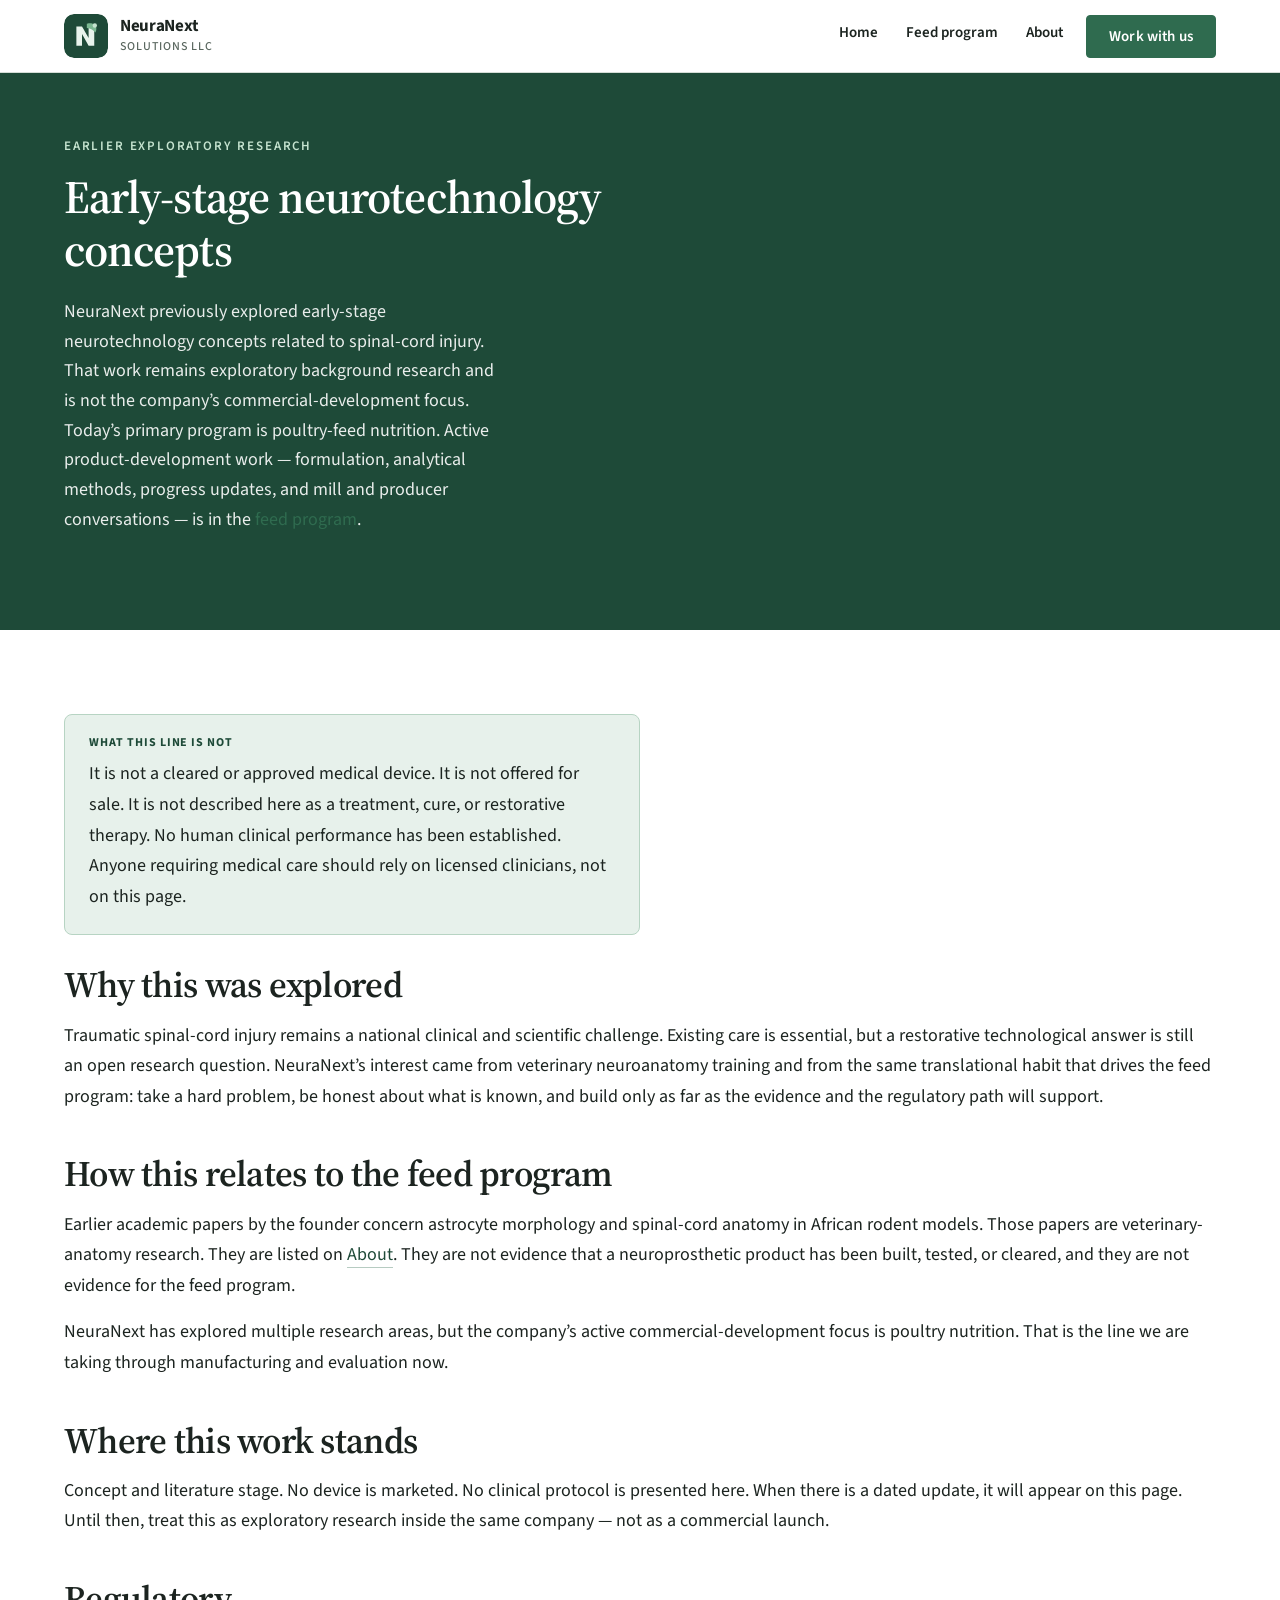
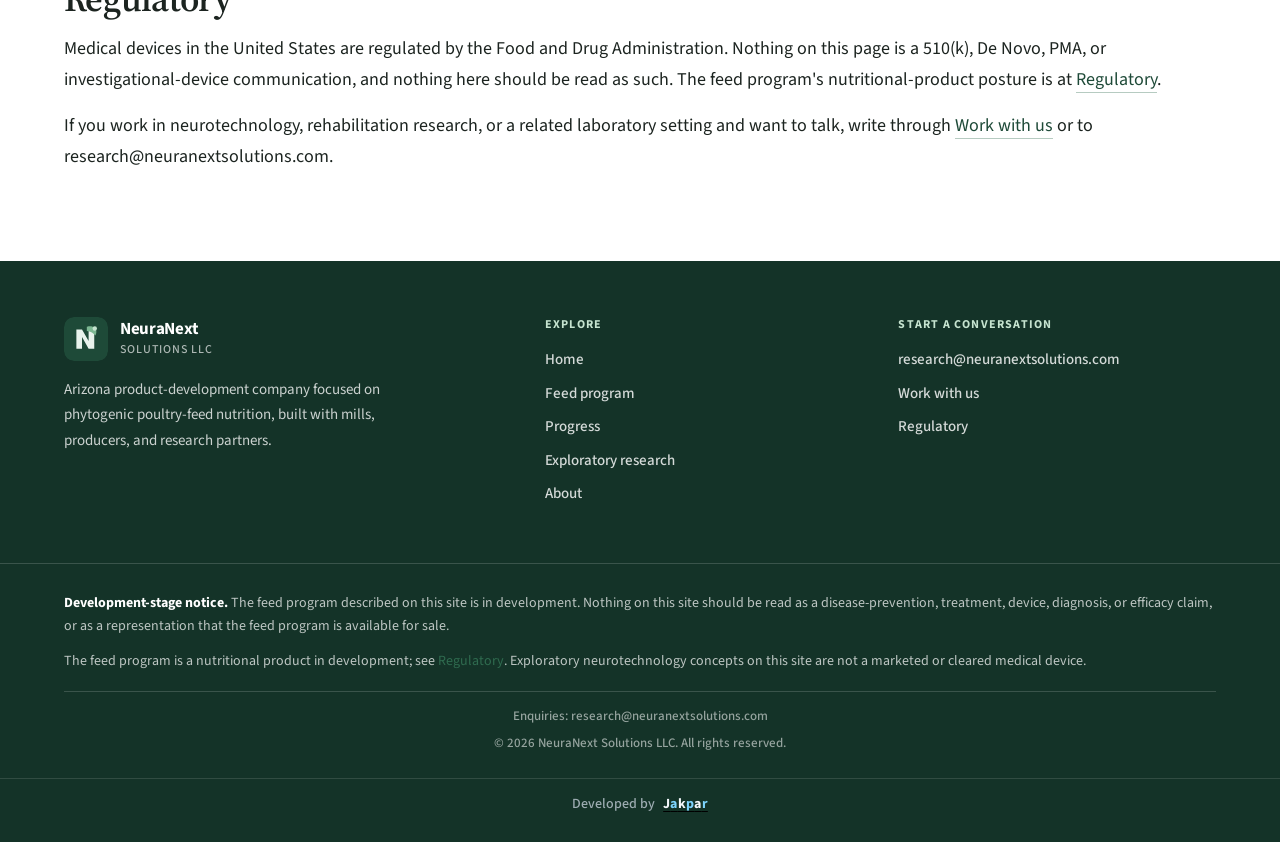
<file: neuro.html>
<!DOCTYPE html>
<html lang="en">
<head>
<meta charset="utf-8">
<meta name="viewport" content="width=device-width, initial-scale=1">
<title>Exploratory Research — NeuraNext</title>
<meta name="description" content="Exploratory neurotechnology concepts at NeuraNext. Spinal-cord injury as a scientific problem. Not the company's current commercial development focus.">
<link rel="stylesheet" href="assets/style.css">
<link rel="icon" href="assets/logo.svg" type="image/svg+xml">
</head>
<body>
<a class="skip-link" href="#main-content">Skip to content</a>

<header class="site-header">
  <div class="page-width header-inner">
    <a class="brand" href="index.html" aria-label="NeuraNext home">
      <img class="brand-logo" src="assets/logo.svg" alt="">
      <span class="brand-wordmark">
        <span class="brand-name">NeuraNext</span>
        <span class="brand-subtitle">Solutions LLC</span>
      </span>
    </a>
    <div class="nav-area">
      <nav class="main nav-links" aria-label="Company">
        <ul>
          <li><a href="index.html">Home</a></li>
          <li><a href="feed.html">Feed program</a></li>
          <li><a href="about.html">About</a></li>
        </ul>
      </nav>
      <a class="button button-gold header-cta" href="participate.html">Work with us</a>
      <button class="menu-toggle" type="button" aria-label="Open navigation" aria-expanded="false"><span></span></button>
    </div>
  </div>
</header>

<main id="main-content">
<section class="page-hero hero-plain">
  <div class="page-width">

  <p class="page-title">Earlier exploratory research</p>
  <h1>Early-stage neurotechnology concepts</h1>

  <p class="lede">
    NeuraNext previously explored early-stage neurotechnology concepts related to spinal-cord
    injury. That work remains exploratory background research and is not the company&rsquo;s
    commercial-development focus. Today&rsquo;s primary program is poultry-feed nutrition.
    Active product-development work &mdash; formulation, analytical methods, progress updates,
    and mill and producer conversations &mdash; is in the
    <a href="feed.html">feed program</a>.
  </p>
  </div>
</section>
<section class="section section-cream">
<div class="wrap">

  <div class="callout notice">
    <p class="label">What this line is not</p>
    <p>
      It is not a cleared or approved medical device. It is not offered for sale. It is not
      described here as a treatment, cure, or restorative therapy. No human clinical performance
      has been established. Anyone requiring medical care should rely on licensed clinicians, not
      on this page.
    </p>
  </div>

  <h2>Why this was explored</h2>
  <p>
    Traumatic spinal-cord injury remains a national clinical and scientific challenge. Existing
    care is essential, but a restorative technological answer is still an open research question.
    NeuraNext&rsquo;s interest came from veterinary neuroanatomy training and from the same
    translational habit that drives the feed program: take a hard problem, be honest about what
    is known, and build only as far as the evidence and the regulatory path will support.
  </p>

  <h2>How this relates to the feed program</h2>
  <p>
    Earlier academic papers by the founder concern astrocyte morphology and spinal-cord anatomy
    in African rodent models. Those papers are veterinary-anatomy research. They are listed on
    <a href="about.html">About</a>. They are not evidence that a neuroprosthetic product has
    been built, tested, or cleared, and they are not evidence for the feed program.
  </p>
  <p>
    NeuraNext has explored multiple research areas, but the company&rsquo;s active
    commercial-development focus is poultry nutrition. That is the line we
    are taking through manufacturing and evaluation now.
  </p>

  <h2>Where this work stands</h2>
  <p>
    Concept and literature stage. No device is marketed. No clinical protocol is presented here.
    When there is a dated update, it will appear on this page. Until then, treat this as
    exploratory research inside the same company &mdash; not as a commercial launch.
  </p>

  <h2>Regulatory</h2>
  <p>
    Medical devices in the United States are regulated by the Food and Drug Administration.
    Nothing on this page is a 510(k), De Novo, PMA, or investigational-device communication, and
    nothing here should be read as such. The feed program's nutritional-product posture is
    at <a href="regulatory.html">Regulatory</a>.
  </p>

  <p>
    If you work in neurotechnology, rehabilitation research, or a related laboratory setting and
    want to talk, write through <a href="participate.html">Work with us</a> or to
    research@neuranextsolutions.com.
  </p>

</div>
</section>
</main>

<footer class="site">
  <div class="footer-top">
    <div>
      <a class="brand" href="index.html" aria-label="NeuraNext home">
        <img class="brand-logo" src="assets/logo.svg" alt="">
        <span class="brand-wordmark">
          <span class="brand-name">NeuraNext</span>
          <span class="brand-subtitle">Solutions LLC</span>
        </span>
      </a>
      <p class="footer-blurb">Arizona product-development company focused on phytogenic poultry-feed nutrition, built with mills, producers, and research partners.</p>
    </div>
    <div>
      <h2>Explore</h2>
      <ul>
        <li><a href="index.html">Home</a></li>
        <li><a href="feed.html">Feed program</a></li>
        <li><a href="status.html">Progress</a></li>
        <li><a href="neuro.html">Exploratory research</a></li>
        <li><a href="about.html">About</a></li>
      </ul>
    </div>
    <div>
      <h2>Start a conversation</h2>
      <ul>
        <li><a href="mailto:research@neuranextsolutions.com">research@neuranextsolutions.com</a></li>
        <li><a href="participate.html">Work with us</a></li>
        <li><a href="regulatory.html">Regulatory</a></li>
      </ul>
    </div>
  </div>
  <div class="footer-notice">
    <p>
      <strong>Development-stage notice.</strong> The feed program described on this site is in
      development. Nothing on this site should be read as a disease-prevention, treatment,
      device, diagnosis, or efficacy claim, or as a representation that the feed program is
      available for sale.
    </p>
    <p>
      The feed program is a nutritional product in development; see
      <a href="regulatory.html">Regulatory</a>. Exploratory neurotechnology concepts on this
      site are not a marketed or cleared medical device.
    </p>
    <div class="foot-meta">
      <p>Enquiries: <span id="contact-email">research@neuranextsolutions.com</span></p>
      <p>&copy; 2026 NeuraNext Solutions LLC. All rights reserved.</p>
    </div>
  </div>
</footer>

<script src="assets/site.js"></script>
</body>
</html>
</file>
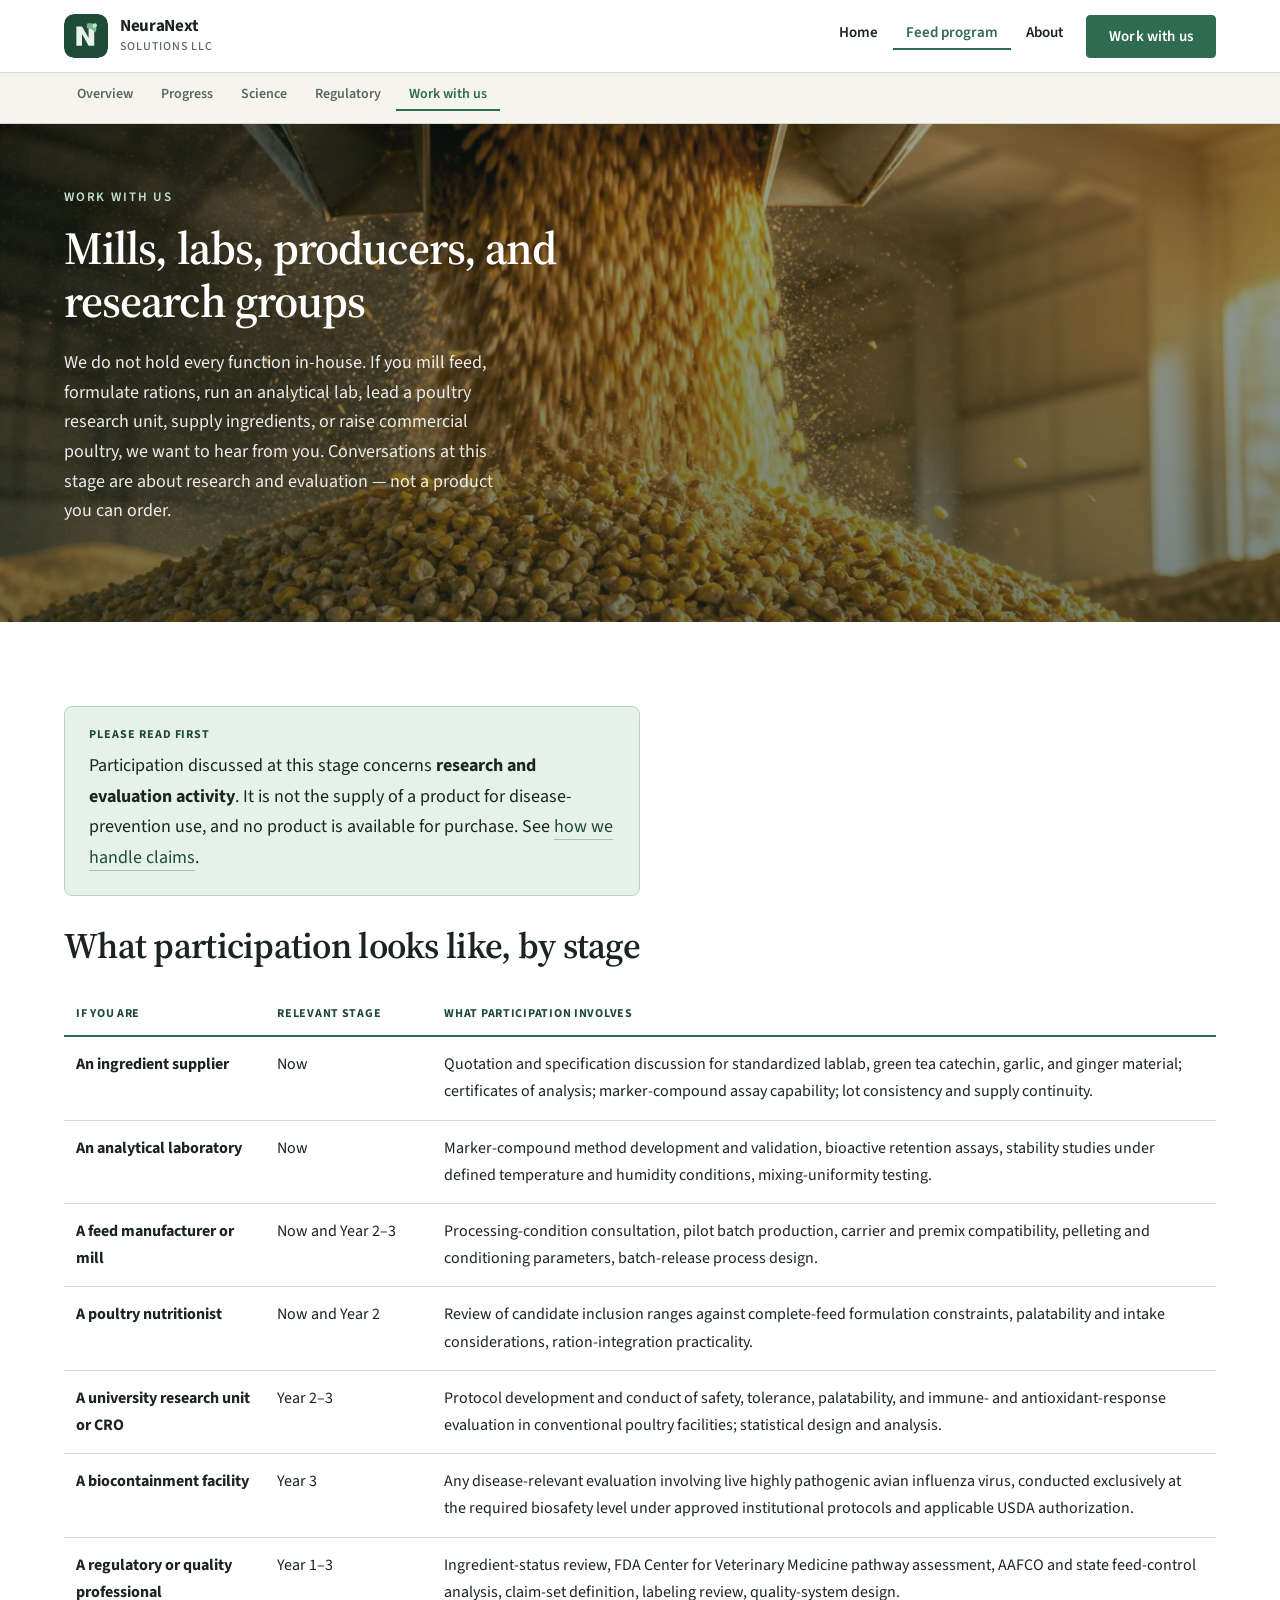
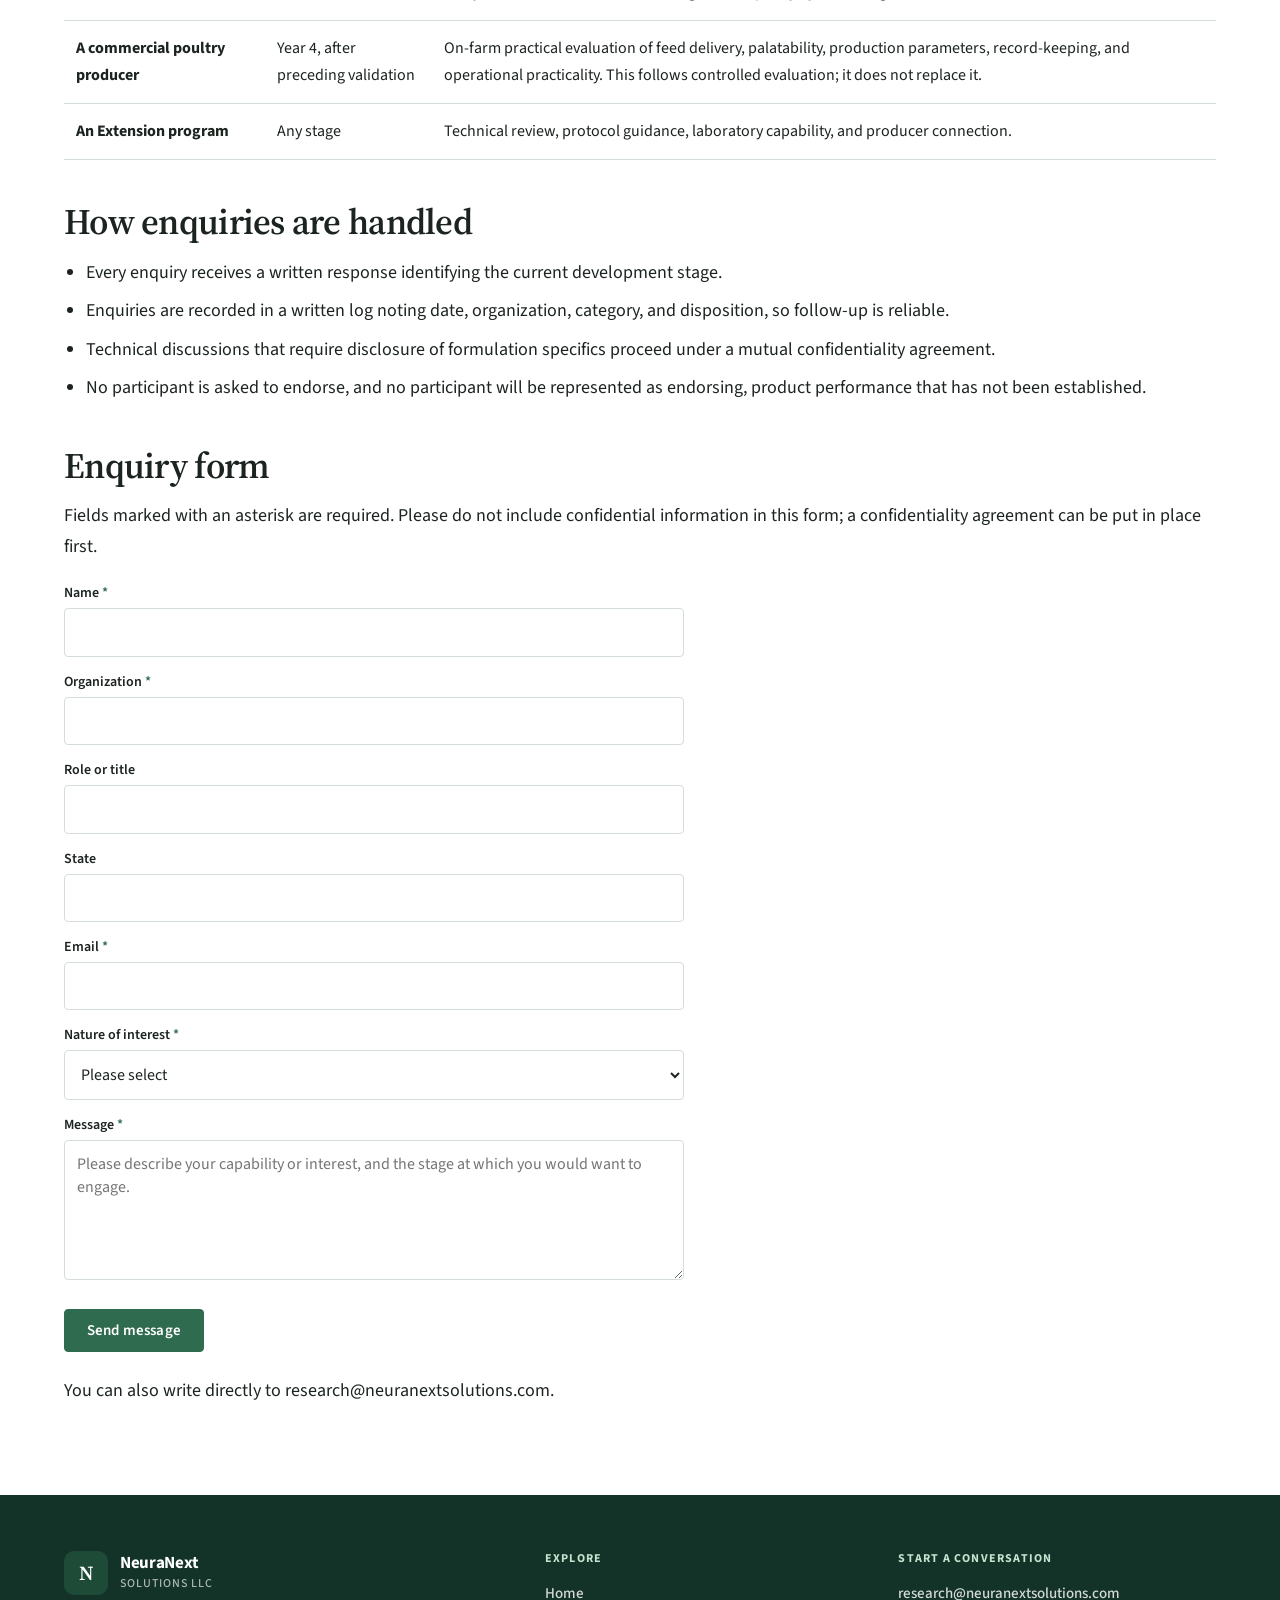
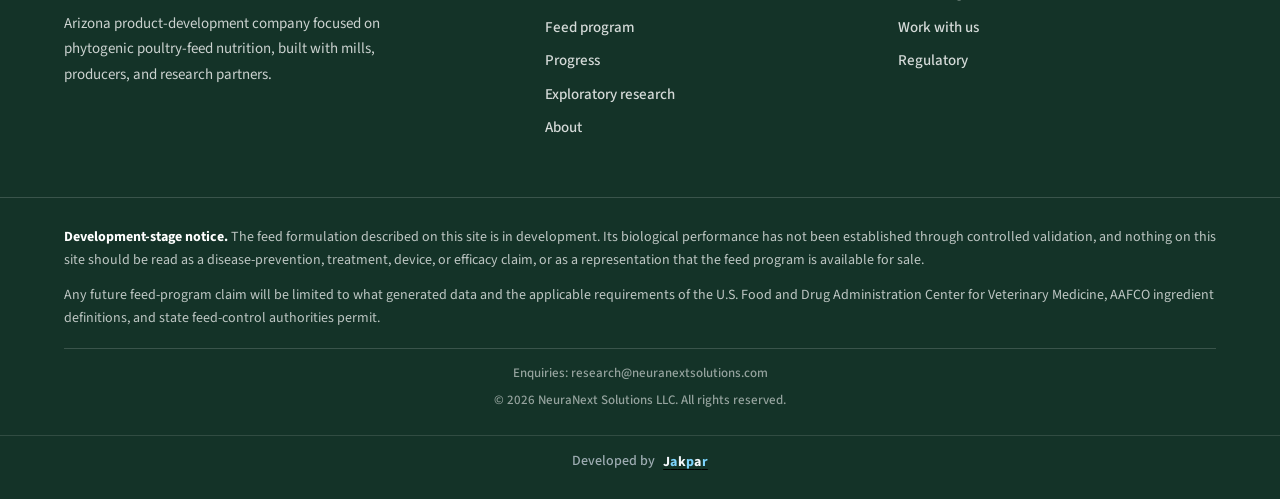
<file: participate.html>
<!DOCTYPE html>
<html lang="en">
<head>
<meta charset="utf-8">
<meta name="viewport" content="width=device-width, initial-scale=1">
<title>Work with us — NeuraNext</title>
<meta name="description" content="Work with NeuraNext: poultry producers, feed manufacturers, laboratories, research units, and suppliers at each development stage.">
<link rel="stylesheet" href="assets/style.css">
<link rel="icon" href="assets/logo.svg" type="image/svg+xml">
</head>
<body>
<a class="skip-link" href="#main-content">Skip to content</a>

<header class="site-header">
  <div class="page-width header-inner">
    <a class="brand" href="index.html" aria-label="NeuraNext home">
      <img class="brand-logo" src="assets/logo.svg" alt="">
      <span class="brand-wordmark">
        <span class="brand-name">NeuraNext</span>
        <span class="brand-subtitle">Solutions LLC</span>
      </span>
    </a>
    <div class="nav-area">
      <nav class="main nav-links" aria-label="Company">
        <ul>
          <li><a href="index.html">Home</a></li>
          <li><a href="feed.html">Feed program</a></li>
          
          <li><a href="about.html">About</a></li>
        </ul>
      </nav>
      <a class="button button-gold header-cta" href="participate.html">Work with us</a>
      <button class="menu-toggle" type="button" aria-label="Open navigation" aria-expanded="false"><span></span></button>
    </div>
  </div>
    <nav class="arm" aria-label="Feed program">
      <div class="page-width">
      <ul>
        <li><a href="feed.html">Overview</a></li>
        <li><a href="status.html">Progress</a></li>
        <li><a href="science.html">Science</a></li>
        <li><a href="regulatory.html">Regulatory</a></li>
        <li><a href="participate.html">Work with us</a></li>
      </ul>
      </div>
    </nav>
</header>

<main id="main-content">
<section class="page-hero">
  <div class="page-width">

  <p class="page-title">Work with us</p>
  <h1>Mills, labs, producers, and research groups</h1>

  <p class="lede">
    We do not hold every function in-house. If you mill feed, formulate rations, run an analytical
    lab, lead a poultry research unit, supply ingredients, or raise commercial poultry, we want to
    hear from you. Conversations at this stage are about research and evaluation — not a product
    you can order.
  </p>
  </div>
</section>
<section class="section section-cream">
<div class="wrap">

  <div class="callout notice">
    <p class="label">Please read first</p>
    <p>
      Participation discussed at this stage concerns <strong>research and evaluation activity</strong>.
      It is not the supply of a product for disease-prevention use, and no product is available for
      purchase. See <a href="regulatory.html">how we handle claims</a>.
    </p>
  </div>

  <h2>What participation looks like, by stage</h2>

  <table class="wide">
    <thead>
      <tr><th>If you are</th><th>Relevant stage</th><th>What participation involves</th></tr>
    </thead>
    <tbody>
      <tr>
        <td><strong>An ingredient supplier</strong></td>
        <td>Now</td>
        <td>
          Quotation and specification discussion for standardized lablab, green tea catechin, garlic,
          and ginger material; certificates of analysis; marker-compound assay capability; lot
          consistency and supply continuity.
        </td>
      </tr>
      <tr>
        <td><strong>An analytical laboratory</strong></td>
        <td>Now</td>
        <td>
          Marker-compound method development and validation, bioactive retention assays, stability
          studies under defined temperature and humidity conditions, mixing-uniformity testing.
        </td>
      </tr>
      <tr>
        <td><strong>A feed manufacturer or mill</strong></td>
        <td>Now and Year 2&ndash;3</td>
        <td>
          Processing-condition consultation, pilot batch production, carrier and premix
          compatibility, pelleting and conditioning parameters, batch-release process design.
        </td>
      </tr>
      <tr>
        <td><strong>A poultry nutritionist</strong></td>
        <td>Now and Year 2</td>
        <td>
          Review of candidate inclusion ranges against complete-feed formulation constraints,
          palatability and intake considerations, ration-integration practicality.
        </td>
      </tr>
      <tr>
        <td><strong>A university research unit or CRO</strong></td>
        <td>Year 2&ndash;3</td>
        <td>
          Protocol development and conduct of safety, tolerance, palatability, and immune- and
          antioxidant-response evaluation in conventional poultry facilities; statistical design and
          analysis.
        </td>
      </tr>
      <tr>
        <td><strong>A biocontainment facility</strong></td>
        <td>Year 3</td>
        <td>
          Any disease-relevant evaluation involving live highly pathogenic avian influenza virus,
          conducted exclusively at the required biosafety level under approved institutional
          protocols and applicable USDA authorization.
        </td>
      </tr>
      <tr>
        <td><strong>A regulatory or quality professional</strong></td>
        <td>Year 1&ndash;3</td>
        <td>
          Ingredient-status review, FDA Center for Veterinary Medicine pathway assessment, AAFCO and
          state feed-control analysis, claim-set definition, labeling review, quality-system design.
        </td>
      </tr>
      <tr>
        <td><strong>A commercial poultry producer</strong></td>
        <td>Year 4, after preceding validation</td>
        <td>
          On-farm practical evaluation of feed delivery, palatability, production parameters,
          record-keeping, and operational practicality. This follows controlled evaluation; it does
          not replace it.
        </td>
      </tr>
      <tr>
        <td><strong>An Extension program</strong></td>
        <td>Any stage</td>
        <td>
          Technical review, protocol guidance, laboratory capability, and producer connection.
        </td>
      </tr>
    </tbody>
  </table>

  <h2>How enquiries are handled</h2>

  <ul>
    <li>Every enquiry receives a written response identifying the current development stage.</li>
    <li>
      Enquiries are recorded in a written log noting date, organization, category, and disposition,
      so follow-up is reliable.
    </li>
    <li>
      Technical discussions that require disclosure of formulation specifics proceed under a mutual
      confidentiality agreement.
    </li>
    <li>
      No participant is asked to endorse, and no participant will be represented as endorsing,
      product performance that has not been established.
    </li>
  </ul>

  <h2>Enquiry form</h2>

  <p class="small">
    Fields marked with an asterisk are required. Please do not include confidential information in
    this form; a confidentiality agreement can be put in place first.
  </p>

  <!-- Submissions are sent to research@neuranextsolutions.com via FormSubmit. -->
  <form class="inquiry" action="https://formsubmit.co/research@neuranextsolutions.com" method="POST">
    <input type="hidden" name="_subject" value="Program inquiry via NeuraNext website">
    <input type="hidden" name="_template" value="table">
    <input type="hidden" name="_captcha" value="false">

    <p class="form-status form-status--success" id="inquiry-success" hidden>
      Thank you. Your message has been sent to research@neuranextsolutions.com. We will respond
      shortly.
    </p>
    <p class="form-status form-status--error" id="inquiry-error" hidden></p>

    <div class="field">
      <label for="name">Name <span class="hint">*</span></label>
      <input type="text" id="name" name="name" required autocomplete="name">
    </div>

    <div class="field">
      <label for="organization">Organization <span class="hint">*</span></label>
      <input type="text" id="organization" name="organization" required autocomplete="organization">
    </div>

    <div class="field">
      <label for="role">Role or title</label>
      <input type="text" id="role" name="role" autocomplete="organization-title">
    </div>

    <div class="field">
      <label for="state">State</label>
      <input type="text" id="state" name="state" autocomplete="address-level1">
    </div>

    <div class="field">
      <label for="email">Email <span class="hint">*</span></label>
      <input type="email" id="email" name="email" required autocomplete="email">
    </div>

    <div class="field">
      <label for="interest">Nature of interest <span class="hint">*</span></label>
      <select id="interest" name="interest" required>
        <option value="">Please select</option>
        <option>Ingredient supply and specification</option>
        <option>Analytical laboratory services</option>
        <option>Feed manufacturing or pilot batching</option>
        <option>Poultry nutrition review</option>
        <option>University research unit or CRO collaboration</option>
        <option>Biocontainment facility capability</option>
        <option>Regulatory or quality services</option>
        <option>Producer on-farm evaluation (later stage)</option>
        <option>Extension collaboration</option>
        <option>Other</option>
      </select>
    </div>

    <div class="field">
      <label for="message">Message <span class="hint">*</span></label>
      <textarea id="message" name="message" required
        placeholder="Please describe your capability or interest, and the stage at which you would want to engage."></textarea>
    </div>

    <button type="submit">Send message</button>
  </form>

  <p class="small">
    You can also write directly to <span id="contact-email-body">research@neuranextsolutions.com</span>.
  </p>

</div>
</section>
</main>

<footer class="site">
  <div class="footer-top">
    <div>
      <a class="brand" href="index.html" aria-label="NeuraNext home">
        <span class="brand-mark" aria-hidden="true">N</span>
        <span class="brand-wordmark">
          <span class="brand-name">NeuraNext</span>
          <span class="brand-subtitle">Solutions LLC</span>
        </span>
      </a>
      <p class="footer-blurb">Arizona product-development company focused on phytogenic poultry-feed nutrition, built with mills, producers, and research partners.</p>
    </div>
    <div>
      <h2>Explore</h2>
      <ul>
        <li><a href="index.html">Home</a></li>
        <li><a href="feed.html">Feed program</a></li>
        <li><a href="status.html">Progress</a></li>
        <li><a href="neuro.html">Exploratory research</a></li>
        <li><a href="about.html">About</a></li>
      </ul>
    </div>
    <div>
      <h2>Start a conversation</h2>
      <ul>
        <li><a href="mailto:research@neuranextsolutions.com">research@neuranextsolutions.com</a></li>
        <li><a href="participate.html">Work with us</a></li>
        <li><a href="regulatory.html">Regulatory</a></li>
      </ul>
    </div>
  </div>
  <div class="footer-notice">
    <p>
      <strong>Development-stage notice.</strong> The feed formulation described on this site is in
      development. Its biological performance has not been established through controlled
      validation, and nothing on this site should be read as a disease-prevention, treatment, device,
      or efficacy claim, or as a representation that the feed program is available for sale.
    </p>
    <p>
      Any future feed-program claim will be limited to what generated data and the applicable
      requirements of the U.S. Food and Drug Administration Center for Veterinary Medicine, AAFCO
      ingredient definitions, and state feed-control authorities permit.
    </p>
    <div class="foot-meta">
      <p>Enquiries: <span id="contact-email">research@neuranextsolutions.com</span></p>
      <p>&copy; 2026 NeuraNext Solutions LLC. All rights reserved.</p>
    </div>
  </div>
</footer>

<script src="assets/site.js"></script>
</body>
</html>
</file>
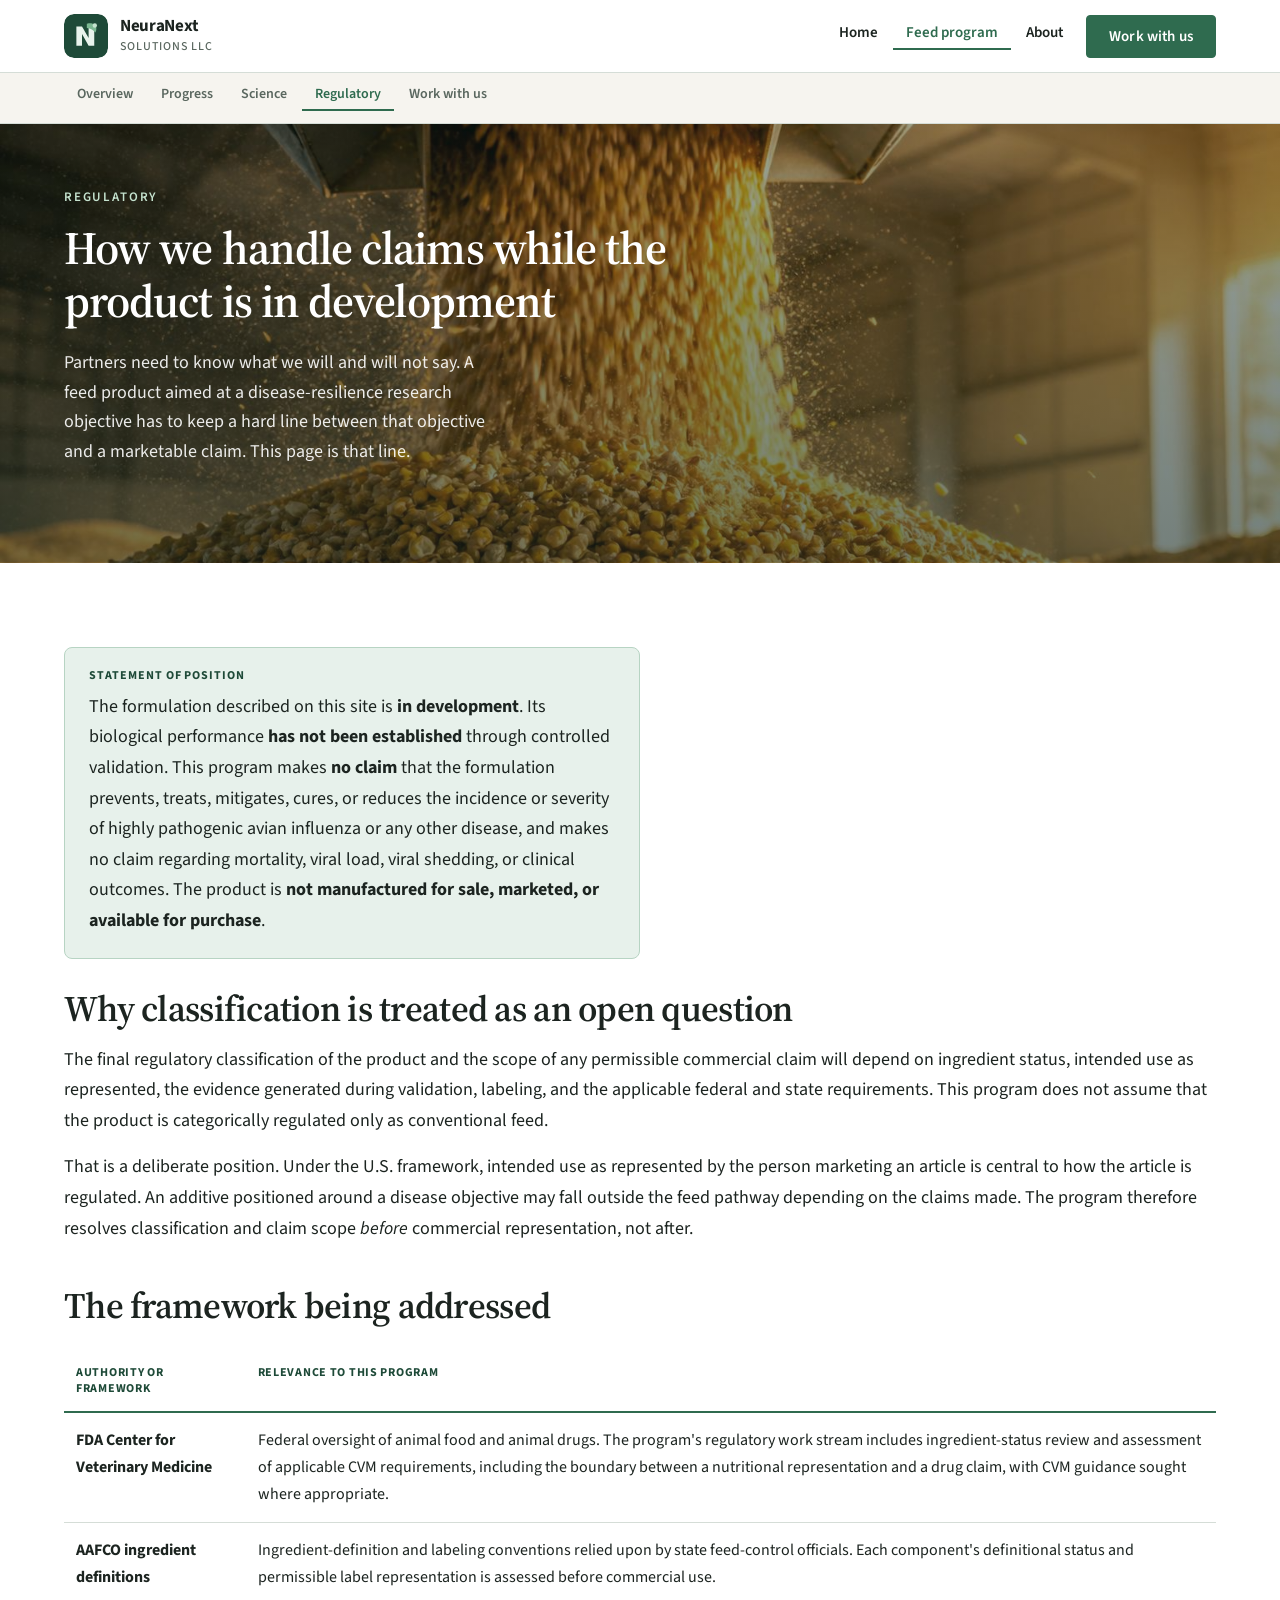
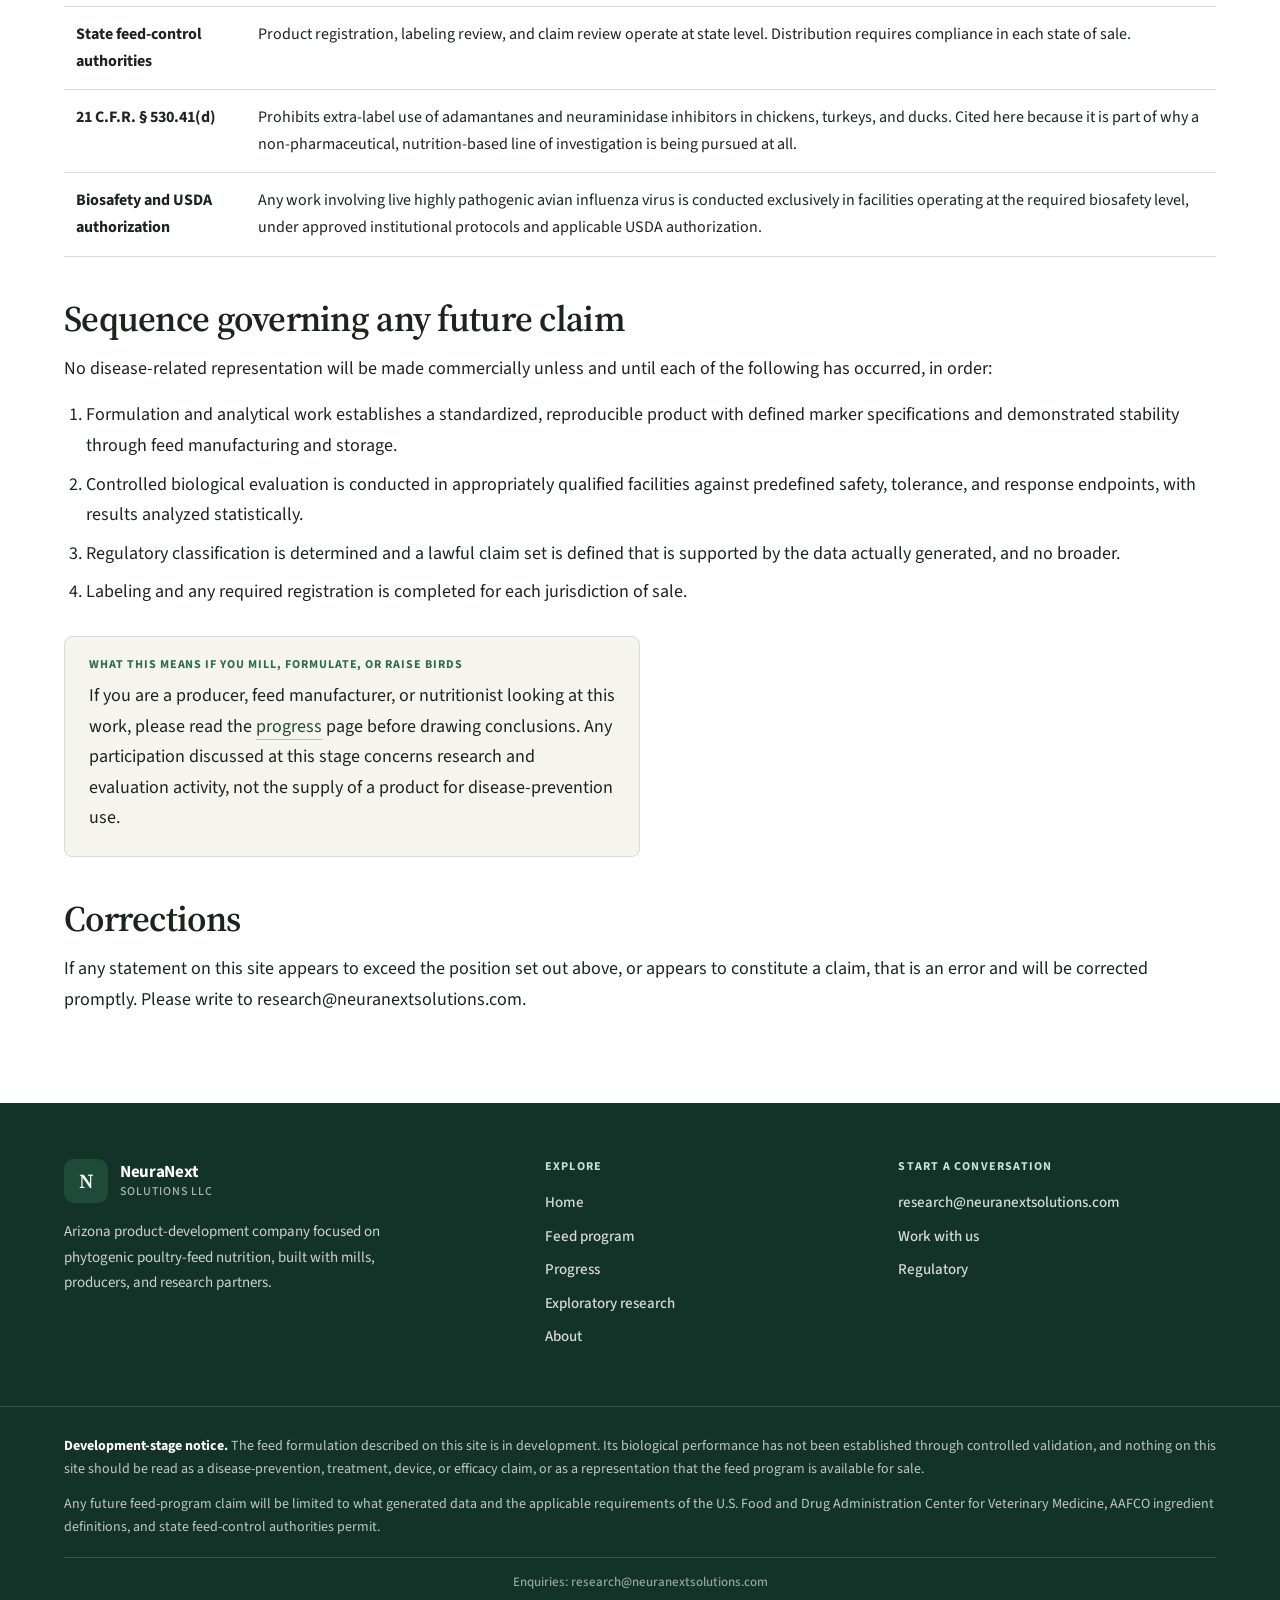
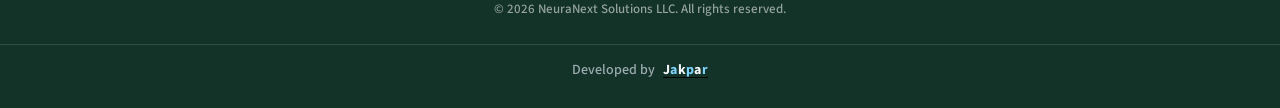
<file: regulatory.html>
<!DOCTYPE html>
<html lang="en">
<head>
<meta charset="utf-8">
<meta name="viewport" content="width=device-width, initial-scale=1">
<title>Regulatory — NeuraNext Feed Program</title>
<meta name="description" content="How NeuraNext handles claims while the feed formulation is in development: FDA CVM, AAFCO, and state feed-control rules.">
<link rel="stylesheet" href="assets/style.css">
<link rel="icon" href="assets/logo.svg" type="image/svg+xml">
</head>
<body>
<a class="skip-link" href="#main-content">Skip to content</a>

<header class="site-header">
  <div class="page-width header-inner">
    <a class="brand" href="index.html" aria-label="NeuraNext home">
      <img class="brand-logo" src="assets/logo.svg" alt="">
      <span class="brand-wordmark">
        <span class="brand-name">NeuraNext</span>
        <span class="brand-subtitle">Solutions LLC</span>
      </span>
    </a>
    <div class="nav-area">
      <nav class="main nav-links" aria-label="Company">
        <ul>
          <li><a href="index.html">Home</a></li>
          <li><a href="feed.html">Feed program</a></li>
          
          <li><a href="about.html">About</a></li>
        </ul>
      </nav>
      <a class="button button-gold header-cta" href="participate.html">Work with us</a>
      <button class="menu-toggle" type="button" aria-label="Open navigation" aria-expanded="false"><span></span></button>
    </div>
  </div>
    <nav class="arm" aria-label="Feed program">
      <div class="page-width">
      <ul>
        <li><a href="feed.html">Overview</a></li>
        <li><a href="status.html">Progress</a></li>
        <li><a href="science.html">Science</a></li>
        <li><a href="regulatory.html">Regulatory</a></li>
        <li><a href="participate.html">Work with us</a></li>
      </ul>
      </div>
    </nav>
</header>

<main id="main-content">
<section class="page-hero">
  <div class="page-width">

  <p class="page-title">Regulatory</p>
  <h1>How we handle claims while the product is in development</h1>

  <p class="lede">
    Partners need to know what we will and will not say. A feed product aimed at a
    disease-resilience research objective has to keep a hard line between that objective and a
    marketable claim. This page is that line.
  </p>
  </div>
</section>
<section class="section section-cream">
<div class="wrap">

  <div class="callout notice">
    <p class="label">Statement of position</p>
    <p>
      The formulation described on this site is <strong>in development</strong>. Its biological
      performance <strong>has not been established</strong> through controlled validation. This
      program makes <strong>no claim</strong> that the formulation prevents, treats, mitigates, cures,
      or reduces the incidence or severity of highly pathogenic avian influenza or any other disease,
      and makes no claim regarding mortality, viral load, viral shedding, or clinical outcomes. The
      product is <strong>not manufactured for sale, marketed, or available for purchase</strong>.
    </p>
  </div>

  <h2>Why classification is treated as an open question</h2>

  <p>
    The final regulatory classification of the product and the scope of any permissible commercial
    claim will depend on ingredient status, intended use as represented, the evidence generated
    during validation, labeling, and the applicable federal and state requirements. This program does
    not assume that the product is categorically regulated only as conventional feed.
  </p>

  <p>
    That is a deliberate position. Under the U.S. framework, intended use as represented by the
    person marketing an article is central to how the article is regulated. An additive positioned
    around a disease objective may fall outside the feed pathway depending on the claims made. The
    program therefore resolves classification and claim scope <em>before</em> commercial
    representation, not after.
  </p>

  <h2>The framework being addressed</h2>

  <table class="wide">
    <thead>
      <tr><th>Authority or framework</th><th>Relevance to this program</th></tr>
    </thead>
    <tbody>
      <tr>
        <td><strong>FDA Center for Veterinary Medicine</strong></td>
        <td>
          Federal oversight of animal food and animal drugs. The program's regulatory work stream
          includes ingredient-status review and assessment of applicable CVM requirements, including
          the boundary between a nutritional representation and a drug claim, with CVM guidance
          sought where appropriate.
        </td>
      </tr>
      <tr>
        <td><strong>AAFCO ingredient definitions</strong></td>
        <td>
          Ingredient-definition and labeling conventions relied upon by state feed-control officials.
          Each component's definitional status and permissible label representation is assessed
          before commercial use.
        </td>
      </tr>
      <tr>
        <td><strong>State feed-control authorities</strong></td>
        <td>
          Product registration, labeling review, and claim review operate at state level.
          Distribution requires compliance in each state of sale.
        </td>
      </tr>
      <tr>
        <td><strong>21 C.F.R. § 530.41(d)</strong></td>
        <td>
          Prohibits extra-label use of adamantanes and neuraminidase inhibitors in chickens, turkeys,
          and ducks. Cited here because it is part of why a non-pharmaceutical, nutrition-based line
          of investigation is being pursued at all.
        </td>
      </tr>
      <tr>
        <td><strong>Biosafety and USDA authorization</strong></td>
        <td>
          Any work involving live highly pathogenic avian influenza virus is conducted exclusively in
          facilities operating at the required biosafety level, under approved institutional
          protocols and applicable USDA authorization.
        </td>
      </tr>
    </tbody>
  </table>

  <h2>Sequence governing any future claim</h2>

  <p>
    No disease-related representation will be made commercially unless and until each of the
    following has occurred, in order:
  </p>

  <ol>
    <li>
      Formulation and analytical work establishes a standardized, reproducible product with defined
      marker specifications and demonstrated stability through feed manufacturing and storage.
    </li>
    <li>
      Controlled biological evaluation is conducted in appropriately qualified facilities against
      predefined safety, tolerance, and response endpoints, with results analyzed statistically.
    </li>
    <li>
      Regulatory classification is determined and a lawful claim set is defined that is supported by
      the data actually generated, and no broader.
    </li>
    <li>
      Labeling and any required registration is completed for each jurisdiction of sale.
    </li>
  </ol>

  <div class="callout">
    <p class="label">What this means if you mill, formulate, or raise birds</p>
    <p>
      If you are a producer, feed manufacturer, or nutritionist looking at this work, please read
      the <a href="status.html">progress</a> page before drawing conclusions. Any
      participation discussed at this stage concerns research and evaluation activity, not the supply
      of a product for disease-prevention use.
    </p>
  </div>

  <h2>Corrections</h2>

  <p>
    If any statement on this site appears to exceed the position set out above, or appears to
    constitute a claim, that is an error and will be corrected promptly. Please write to
    <span id="contact-email-inline">research@neuranextsolutions.com</span>.
  </p>

</div>
</section>
</main>

<footer class="site">
  <div class="footer-top">
    <div>
      <a class="brand" href="index.html" aria-label="NeuraNext home">
        <span class="brand-mark" aria-hidden="true">N</span>
        <span class="brand-wordmark">
          <span class="brand-name">NeuraNext</span>
          <span class="brand-subtitle">Solutions LLC</span>
        </span>
      </a>
      <p class="footer-blurb">Arizona product-development company focused on phytogenic poultry-feed nutrition, built with mills, producers, and research partners.</p>
    </div>
    <div>
      <h2>Explore</h2>
      <ul>
        <li><a href="index.html">Home</a></li>
        <li><a href="feed.html">Feed program</a></li>
        <li><a href="status.html">Progress</a></li>
        <li><a href="neuro.html">Exploratory research</a></li>
        <li><a href="about.html">About</a></li>
      </ul>
    </div>
    <div>
      <h2>Start a conversation</h2>
      <ul>
        <li><a href="mailto:research@neuranextsolutions.com">research@neuranextsolutions.com</a></li>
        <li><a href="participate.html">Work with us</a></li>
        <li><a href="regulatory.html">Regulatory</a></li>
      </ul>
    </div>
  </div>
  <div class="footer-notice">
    <p>
      <strong>Development-stage notice.</strong> The feed formulation described on this site is in
      development. Its biological performance has not been established through controlled
      validation, and nothing on this site should be read as a disease-prevention, treatment, device,
      or efficacy claim, or as a representation that the feed program is available for sale.
    </p>
    <p>
      Any future feed-program claim will be limited to what generated data and the applicable
      requirements of the U.S. Food and Drug Administration Center for Veterinary Medicine, AAFCO
      ingredient definitions, and state feed-control authorities permit.
    </p>
    <div class="foot-meta">
      <p>Enquiries: <span id="contact-email">research@neuranextsolutions.com</span></p>
      <p>&copy; 2026 NeuraNext Solutions LLC. All rights reserved.</p>
    </div>
  </div>
</footer>

<script src="assets/site.js"></script>
</body>
</html>
</file>
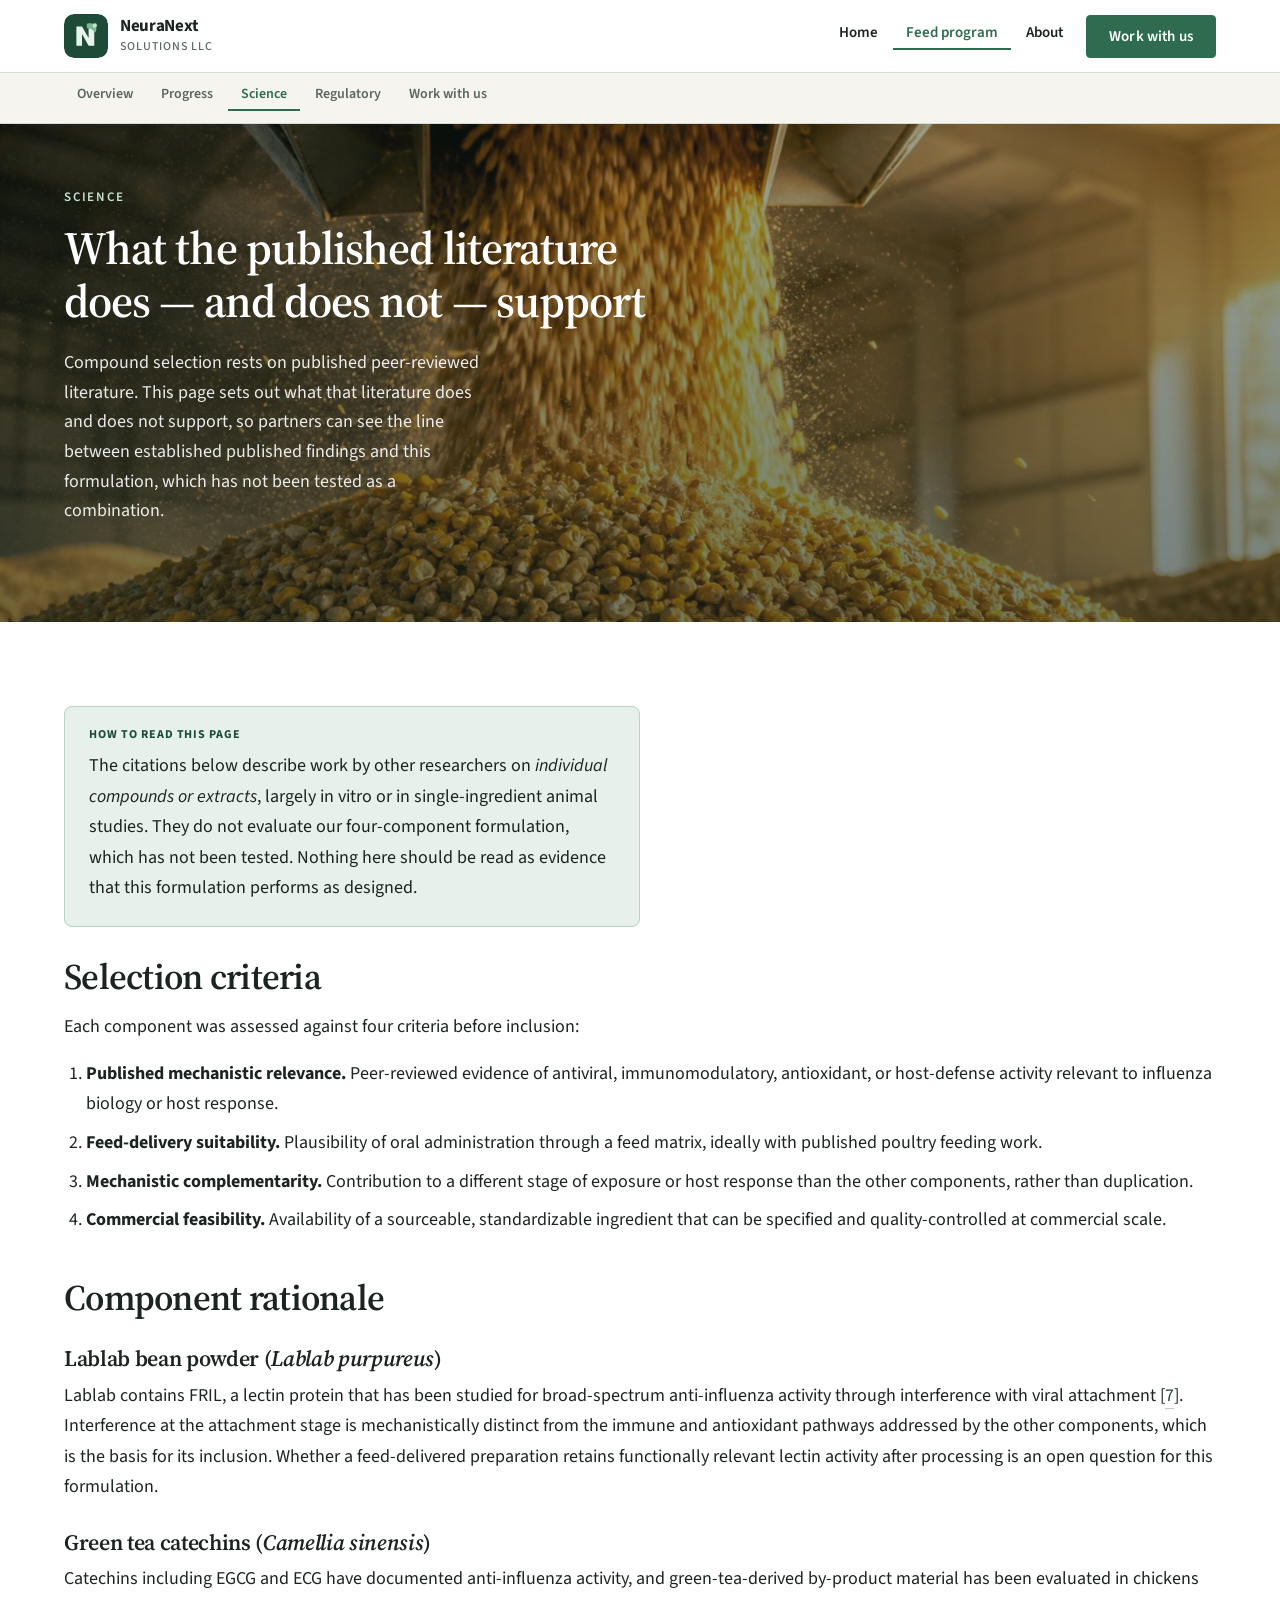
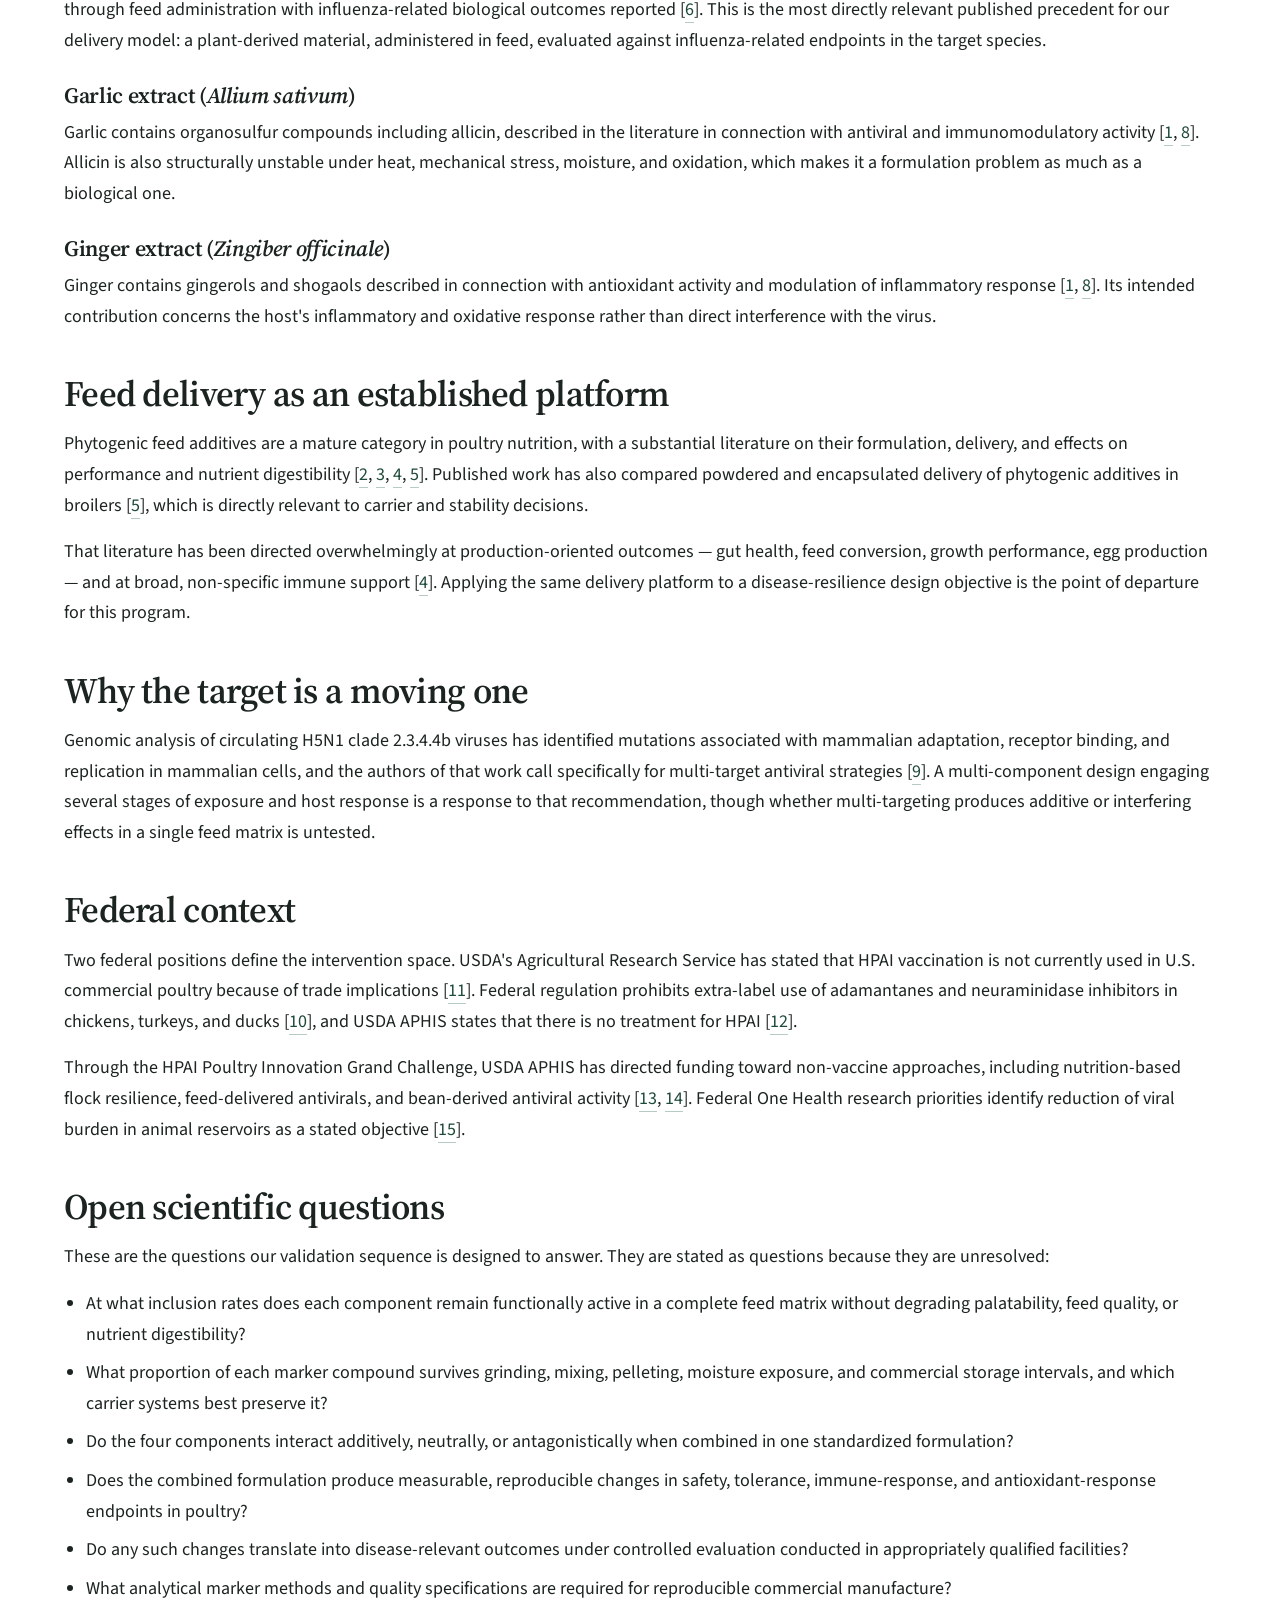
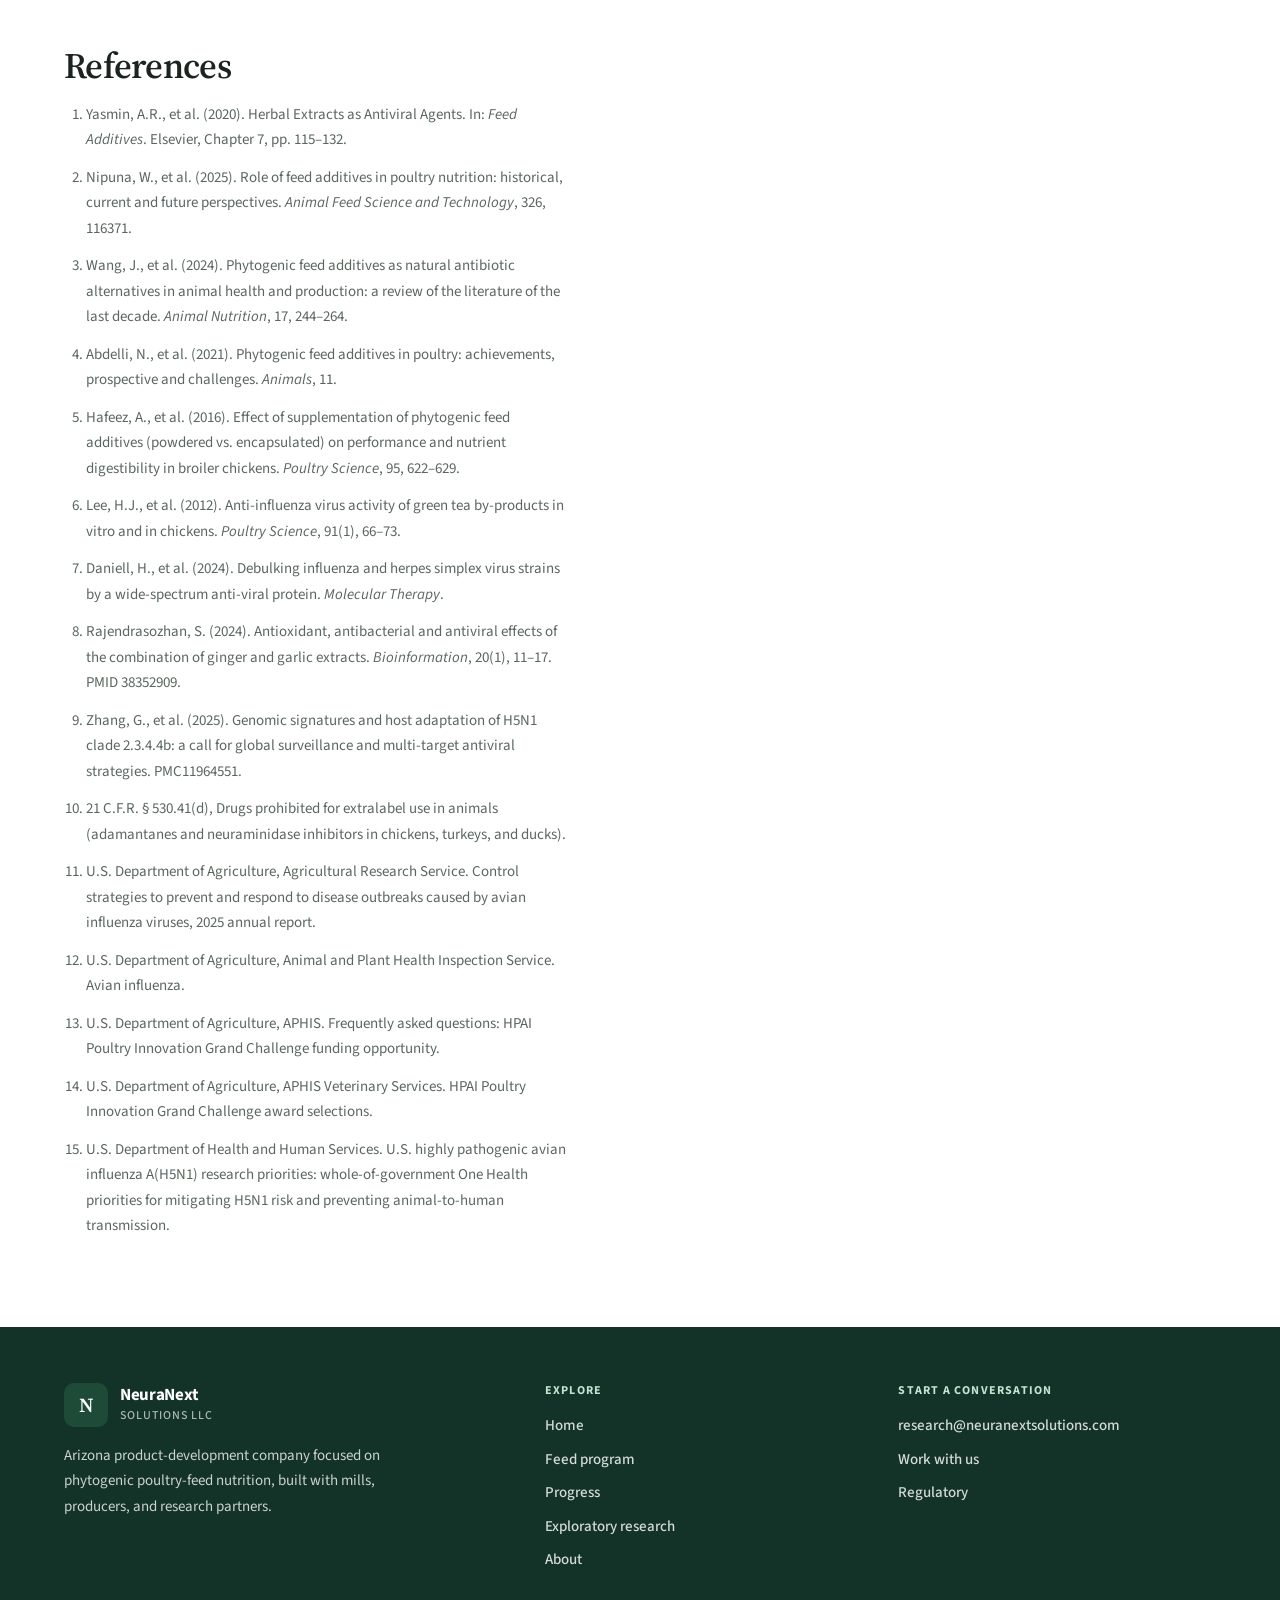
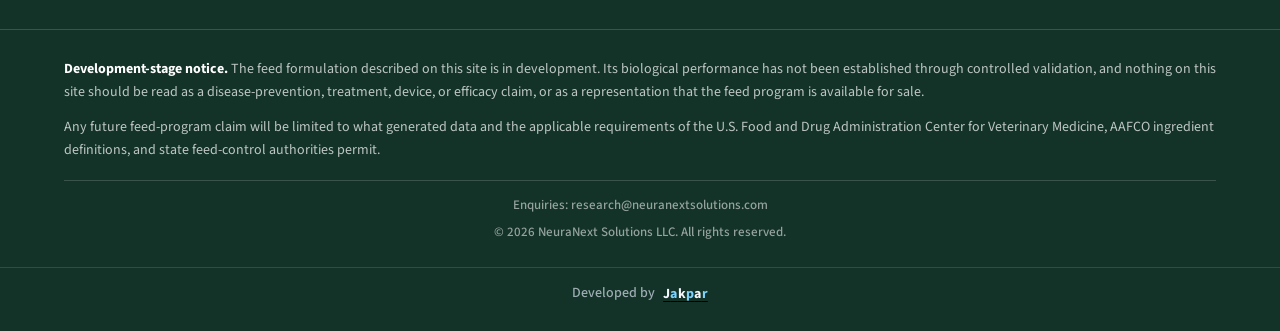
<file: science.html>
<!DOCTYPE html>
<html lang="en">
<head>
<meta charset="utf-8">
<meta name="viewport" content="width=device-width, initial-scale=1">
<title>Science — NeuraNext Feed Program</title>
<meta name="description" content="Published literature behind compound selection, the feed-delivery rationale, and the open scientific questions we are designed to answer.">
<link rel="stylesheet" href="assets/style.css">
<link rel="icon" href="assets/logo.svg" type="image/svg+xml">
</head>
<body>
<a class="skip-link" href="#main-content">Skip to content</a>

<header class="site-header">
  <div class="page-width header-inner">
    <a class="brand" href="index.html" aria-label="NeuraNext home">
      <img class="brand-logo" src="assets/logo.svg" alt="">
      <span class="brand-wordmark">
        <span class="brand-name">NeuraNext</span>
        <span class="brand-subtitle">Solutions LLC</span>
      </span>
    </a>
    <div class="nav-area">
      <nav class="main nav-links" aria-label="Company">
        <ul>
          <li><a href="index.html">Home</a></li>
          <li><a href="feed.html">Feed program</a></li>
          
          <li><a href="about.html">About</a></li>
        </ul>
      </nav>
      <a class="button button-gold header-cta" href="participate.html">Work with us</a>
      <button class="menu-toggle" type="button" aria-label="Open navigation" aria-expanded="false"><span></span></button>
    </div>
  </div>
    <nav class="arm" aria-label="Feed program">
      <div class="page-width">
      <ul>
        <li><a href="feed.html">Overview</a></li>
        <li><a href="status.html">Progress</a></li>
        <li><a href="science.html">Science</a></li>
        <li><a href="regulatory.html">Regulatory</a></li>
        <li><a href="participate.html">Work with us</a></li>
      </ul>
      </div>
    </nav>
</header>

<main id="main-content">
<section class="page-hero">
  <div class="page-width">

  <p class="page-title">Science</p>
  <h1>What the published literature does &mdash; and does not &mdash; support</h1>

  <p class="lede">
    Compound selection rests on published peer-reviewed literature. This page sets out what that
    literature does and does not support, so partners can see the line between established published
    findings and this formulation, which has not been tested as a combination.
  </p>
  </div>
</section>
<section class="section section-cream">
<div class="wrap">

  <div class="callout notice">
    <p class="label">How to read this page</p>
    <p>
      The citations below describe work by other researchers on <em>individual compounds or
      extracts</em>, largely in vitro or in single-ingredient animal studies. They do not evaluate
      our four-component formulation, which has not been tested. Nothing here should be
      read as evidence that this formulation performs as designed.
    </p>
  </div>

  <h2>Selection criteria</h2>

  <p>Each component was assessed against four criteria before inclusion:</p>

  <ol>
    <li>
      <strong>Published mechanistic relevance.</strong> Peer-reviewed evidence of antiviral,
      immunomodulatory, antioxidant, or host-defense activity relevant to influenza biology or host
      response.
    </li>
    <li>
      <strong>Feed-delivery suitability.</strong> Plausibility of oral administration through a feed
      matrix, ideally with published poultry feeding work.
    </li>
    <li>
      <strong>Mechanistic complementarity.</strong> Contribution to a different stage of exposure or
      host response than the other components, rather than duplication.
    </li>
    <li>
      <strong>Commercial feasibility.</strong> Availability of a sourceable, standardizable
      ingredient that can be specified and quality-controlled at commercial scale.
    </li>
  </ol>

  <h2>Component rationale</h2>

  <h3>Lablab bean powder (<em>Lablab purpureus</em>)</h3>
  <p>
    Lablab contains FRIL, a lectin protein that has been studied for broad-spectrum anti-influenza
    activity through interference with viral attachment [<a href="#r7">7</a>]. Interference at the
    attachment stage is mechanistically distinct from the immune and antioxidant pathways addressed
    by the other components, which is the basis for its inclusion. Whether a feed-delivered
    preparation retains functionally relevant lectin activity after processing is an open question
    for this formulation.
  </p>

  <h3>Green tea catechins (<em>Camellia sinensis</em>)</h3>
  <p>
    Catechins including EGCG and ECG have documented anti-influenza activity, and green-tea-derived
    by-product material has been evaluated in chickens through feed administration with
    influenza-related biological outcomes reported [<a href="#r6">6</a>]. This is the most directly
    relevant published precedent for our delivery model: a plant-derived material,
    administered in feed, evaluated against influenza-related endpoints in the target species.
  </p>

  <h3>Garlic extract (<em>Allium sativum</em>)</h3>
  <p>
    Garlic contains organosulfur compounds including allicin, described in the literature in
    connection with antiviral and immunomodulatory activity [<a href="#r1">1</a>,
    <a href="#r8">8</a>]. Allicin is also structurally unstable under heat, mechanical stress,
    moisture, and oxidation, which makes it a formulation problem as much as a biological one.
  </p>

  <h3>Ginger extract (<em>Zingiber officinale</em>)</h3>
  <p>
    Ginger contains gingerols and shogaols described in connection with antioxidant activity and
    modulation of inflammatory response [<a href="#r1">1</a>, <a href="#r8">8</a>]. Its intended
    contribution concerns the host's inflammatory and oxidative response rather than direct
    interference with the virus.
  </p>

  <h2>Feed delivery as an established platform</h2>

  <p>
    Phytogenic feed additives are a mature category in poultry nutrition, with a substantial
    literature on their formulation, delivery, and effects on performance and nutrient digestibility
    [<a href="#r2">2</a>, <a href="#r3">3</a>, <a href="#r4">4</a>, <a href="#r5">5</a>]. Published
    work has also compared powdered and encapsulated delivery of phytogenic additives in broilers
    [<a href="#r5">5</a>], which is directly relevant to carrier and stability decisions.
  </p>

  <p>
    That literature has been directed overwhelmingly at production-oriented outcomes — gut health,
    feed conversion, growth performance, egg production — and at broad, non-specific immune support
    [<a href="#r4">4</a>]. Applying the same delivery platform to a disease-resilience design
    objective is the point of departure for this program.
  </p>

  <h2>Why the target is a moving one</h2>

  <p>
    Genomic analysis of circulating H5N1 clade 2.3.4.4b viruses has identified mutations associated
    with mammalian adaptation, receptor binding, and replication in mammalian cells, and the authors
    of that work call specifically for multi-target antiviral strategies
    [<a href="#r9">9</a>]. A multi-component design engaging several stages of exposure and host
    response is a response to that recommendation, though whether multi-targeting produces additive
    or interfering effects in a single feed matrix is untested.
  </p>

  <h2>Federal context</h2>

  <p>
    Two federal positions define the intervention space. USDA's Agricultural Research Service has
    stated that HPAI vaccination is not currently used in U.S. commercial poultry because of trade
    implications [<a href="#r11">11</a>]. Federal regulation prohibits extra-label use of adamantanes
    and neuraminidase inhibitors in chickens, turkeys, and ducks [<a href="#r10">10</a>], and USDA
    APHIS states that there is no treatment for HPAI [<a href="#r12">12</a>].
  </p>

  <p>
    Through the HPAI Poultry Innovation Grand Challenge, USDA APHIS has directed funding toward
    non-vaccine approaches, including nutrition-based flock resilience, feed-delivered antivirals,
    and bean-derived antiviral activity [<a href="#r13">13</a>, <a href="#r14">14</a>]. Federal
    One Health research priorities identify reduction of viral burden in animal reservoirs as a
    stated objective [<a href="#r15">15</a>].
  </p>

  <h2>Open scientific questions</h2>

  <p>
    These are the questions our validation sequence is designed to answer. They are stated
    as questions because they are unresolved:
  </p>

  <ul>
    <li>
      At what inclusion rates does each component remain functionally active in a complete feed
      matrix without degrading palatability, feed quality, or nutrient digestibility?
    </li>
    <li>
      What proportion of each marker compound survives grinding, mixing, pelleting, moisture
      exposure, and commercial storage intervals, and which carrier systems best preserve it?
    </li>
    <li>
      Do the four components interact additively, neutrally, or antagonistically when combined in one
      standardized formulation?
    </li>
    <li>
      Does the combined formulation produce measurable, reproducible changes in safety, tolerance,
      immune-response, and antioxidant-response endpoints in poultry?
    </li>
    <li>
      Do any such changes translate into disease-relevant outcomes under controlled evaluation
      conducted in appropriately qualified facilities?
    </li>
    <li>
      What analytical marker methods and quality specifications are required for reproducible
      commercial manufacture?
    </li>
  </ul>

  <h2 id="references">References</h2>

  <ol class="refs">
    <li id="r1">
      Yasmin, A.R., et al. (2020). Herbal Extracts as Antiviral Agents. In: <em>Feed Additives</em>.
      Elsevier, Chapter 7, pp. 115&ndash;132.
    </li>
    <li id="r2">
      Nipuna, W., et al. (2025). Role of feed additives in poultry nutrition: historical, current and
      future perspectives. <em>Animal Feed Science and Technology</em>, 326, 116371.
    </li>
    <li id="r3">
      Wang, J., et al. (2024). Phytogenic feed additives as natural antibiotic alternatives in animal
      health and production: a review of the literature of the last decade. <em>Animal
      Nutrition</em>, 17, 244&ndash;264.
    </li>
    <li id="r4">
      Abdelli, N., et al. (2021). Phytogenic feed additives in poultry: achievements, prospective and
      challenges. <em>Animals</em>, 11.
    </li>
    <li id="r5">
      Hafeez, A., et al. (2016). Effect of supplementation of phytogenic feed additives (powdered vs.
      encapsulated) on performance and nutrient digestibility in broiler chickens. <em>Poultry
      Science</em>, 95, 622&ndash;629.
    </li>
    <li id="r6">
      Lee, H.J., et al. (2012). Anti-influenza virus activity of green tea by-products in vitro and in
      chickens. <em>Poultry Science</em>, 91(1), 66&ndash;73.
    </li>
    <li id="r7">
      Daniell, H., et al. (2024). Debulking influenza and herpes simplex virus strains by a
      wide-spectrum anti-viral protein. <em>Molecular Therapy</em>.
    </li>
    <li id="r8">
      Rajendrasozhan, S. (2024). Antioxidant, antibacterial and antiviral effects of the combination
      of ginger and garlic extracts. <em>Bioinformation</em>, 20(1), 11&ndash;17. PMID 38352909.
    </li>
    <li id="r9">
      Zhang, G., et al. (2025). Genomic signatures and host adaptation of H5N1 clade 2.3.4.4b: a call
      for global surveillance and multi-target antiviral strategies. PMC11964551.
    </li>
    <li id="r10">
      21 C.F.R. § 530.41(d), Drugs prohibited for extralabel use in animals (adamantanes and
      neuraminidase inhibitors in chickens, turkeys, and ducks).
    </li>
    <li id="r11">
      U.S. Department of Agriculture, Agricultural Research Service. Control strategies to prevent and
      respond to disease outbreaks caused by avian influenza viruses, 2025 annual report.
    </li>
    <li id="r12">
      U.S. Department of Agriculture, Animal and Plant Health Inspection Service. Avian influenza.
    </li>
    <li id="r13">
      U.S. Department of Agriculture, APHIS. Frequently asked questions: HPAI Poultry Innovation Grand
      Challenge funding opportunity.
    </li>
    <li id="r14">
      U.S. Department of Agriculture, APHIS Veterinary Services. HPAI Poultry Innovation Grand
      Challenge award selections.
    </li>
    <li id="r15">
      U.S. Department of Health and Human Services. U.S. highly pathogenic avian influenza A(H5N1)
      research priorities: whole-of-government One Health priorities for mitigating H5N1 risk and
      preventing animal-to-human transmission.
    </li>
  </ol>

</div>
</section>
</main>

<footer class="site">
  <div class="footer-top">
    <div>
      <a class="brand" href="index.html" aria-label="NeuraNext home">
        <span class="brand-mark" aria-hidden="true">N</span>
        <span class="brand-wordmark">
          <span class="brand-name">NeuraNext</span>
          <span class="brand-subtitle">Solutions LLC</span>
        </span>
      </a>
      <p class="footer-blurb">Arizona product-development company focused on phytogenic poultry-feed nutrition, built with mills, producers, and research partners.</p>
    </div>
    <div>
      <h2>Explore</h2>
      <ul>
        <li><a href="index.html">Home</a></li>
        <li><a href="feed.html">Feed program</a></li>
        <li><a href="status.html">Progress</a></li>
        <li><a href="neuro.html">Exploratory research</a></li>
        <li><a href="about.html">About</a></li>
      </ul>
    </div>
    <div>
      <h2>Start a conversation</h2>
      <ul>
        <li><a href="mailto:research@neuranextsolutions.com">research@neuranextsolutions.com</a></li>
        <li><a href="participate.html">Work with us</a></li>
        <li><a href="regulatory.html">Regulatory</a></li>
      </ul>
    </div>
  </div>
  <div class="footer-notice">
    <p>
      <strong>Development-stage notice.</strong> The feed formulation described on this site is in
      development. Its biological performance has not been established through controlled
      validation, and nothing on this site should be read as a disease-prevention, treatment, device,
      or efficacy claim, or as a representation that the feed program is available for sale.
    </p>
    <p>
      Any future feed-program claim will be limited to what generated data and the applicable
      requirements of the U.S. Food and Drug Administration Center for Veterinary Medicine, AAFCO
      ingredient definitions, and state feed-control authorities permit.
    </p>
    <div class="foot-meta">
      <p>Enquiries: <span id="contact-email">research@neuranextsolutions.com</span></p>
      <p>&copy; 2026 NeuraNext Solutions LLC. All rights reserved.</p>
    </div>
  </div>
</footer>

<script src="assets/site.js"></script>
</body>
</html>
</file>
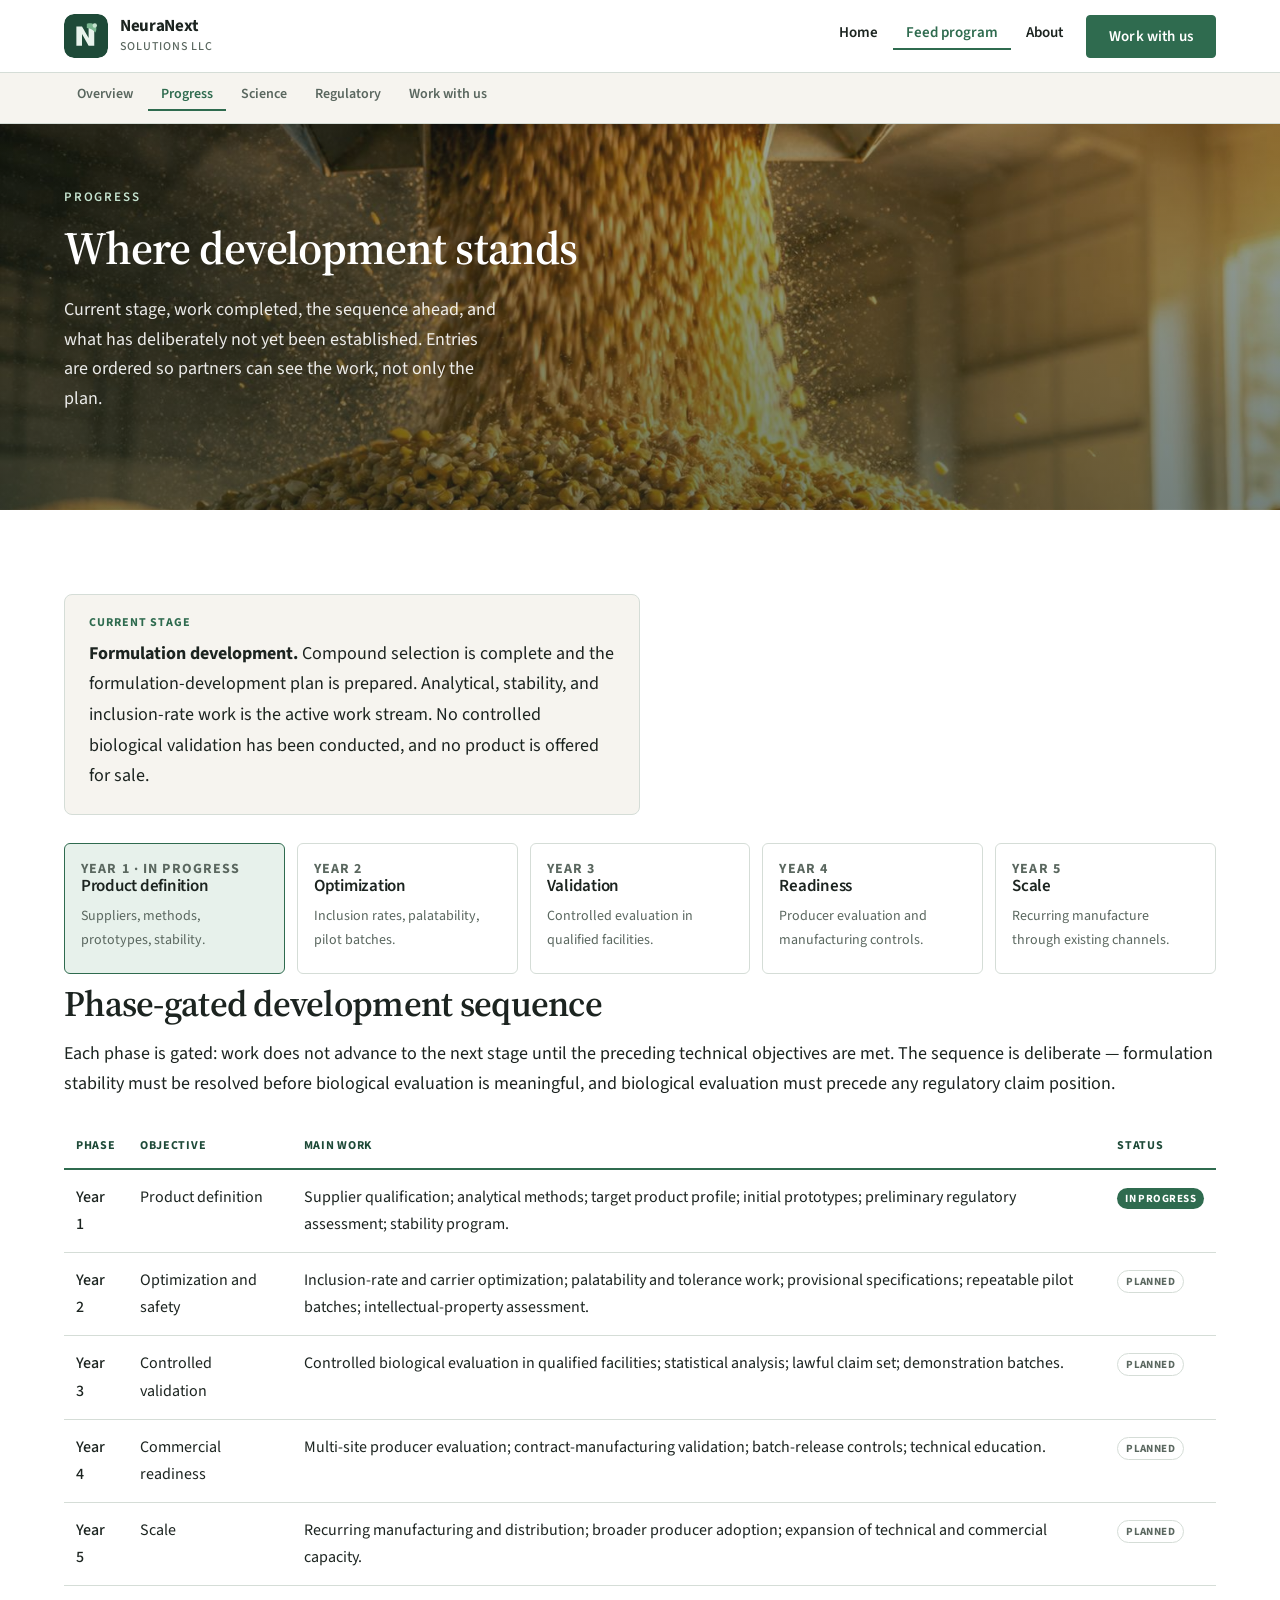
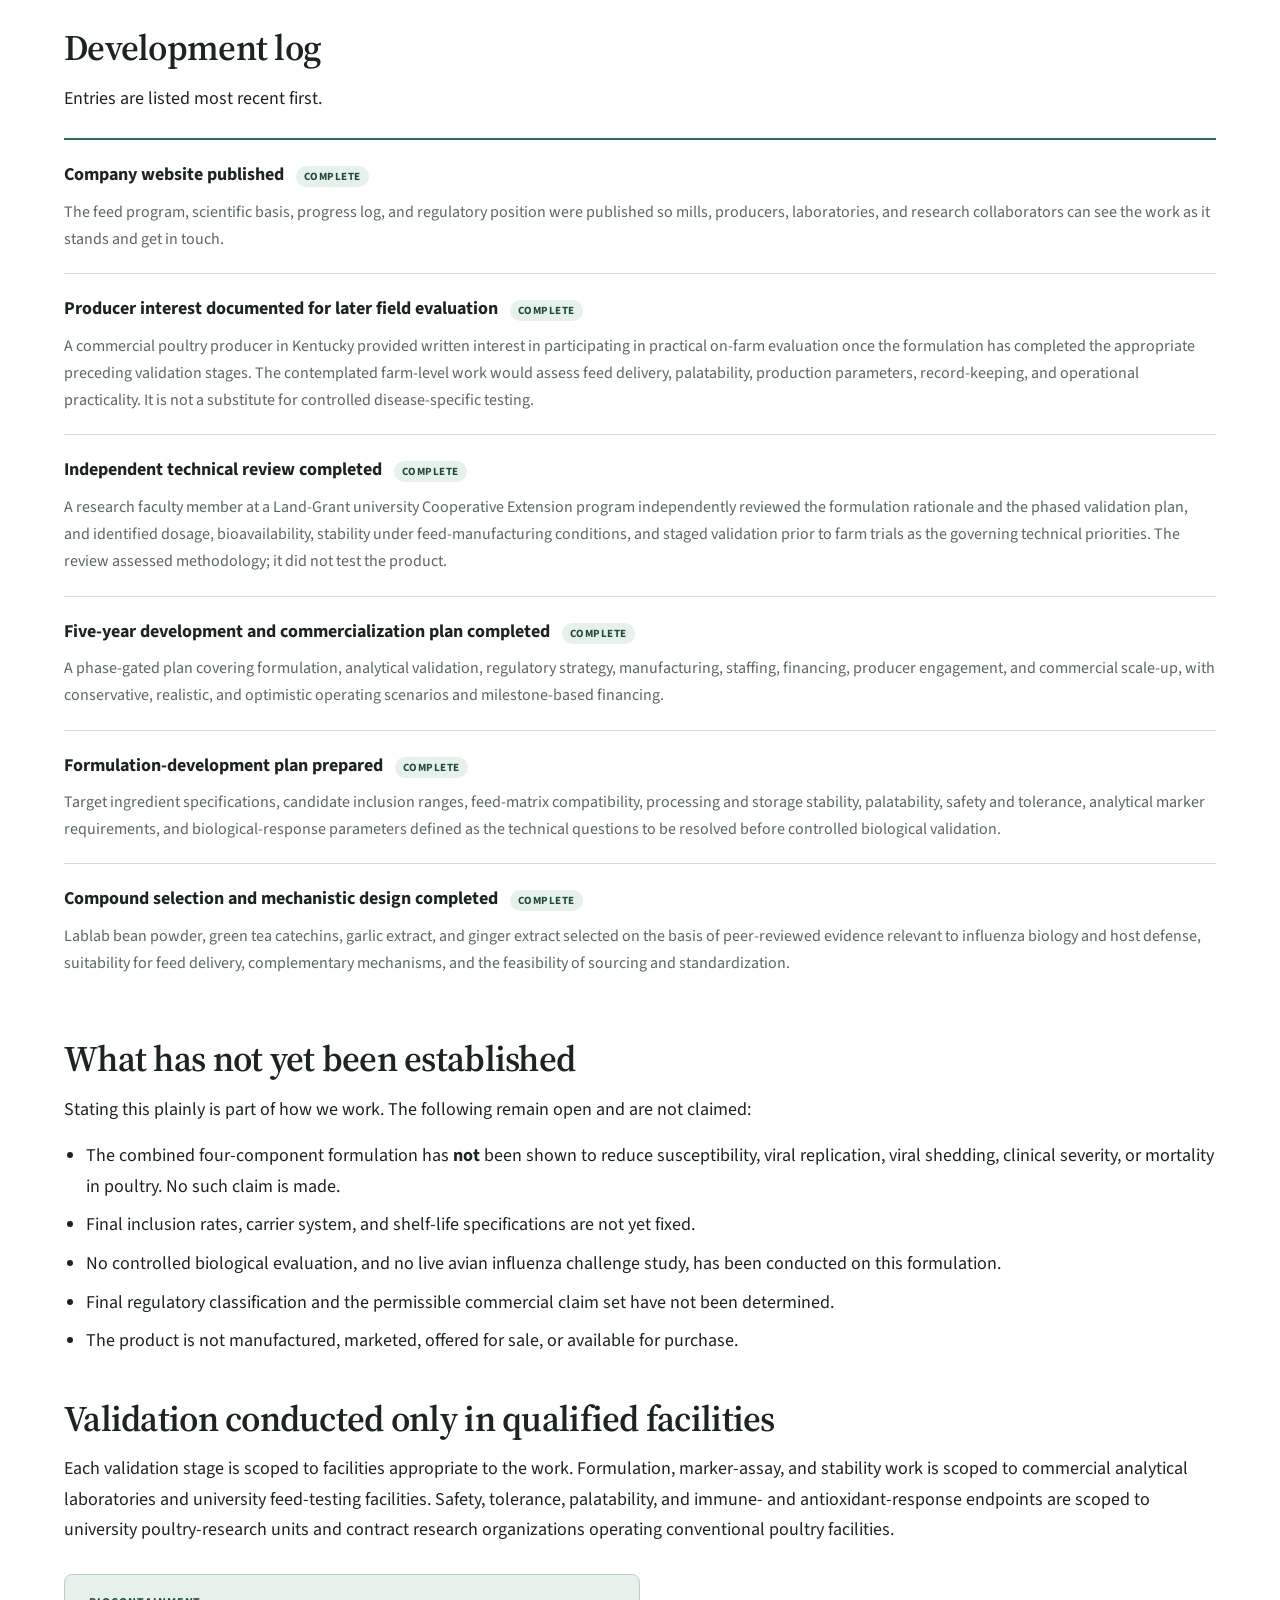
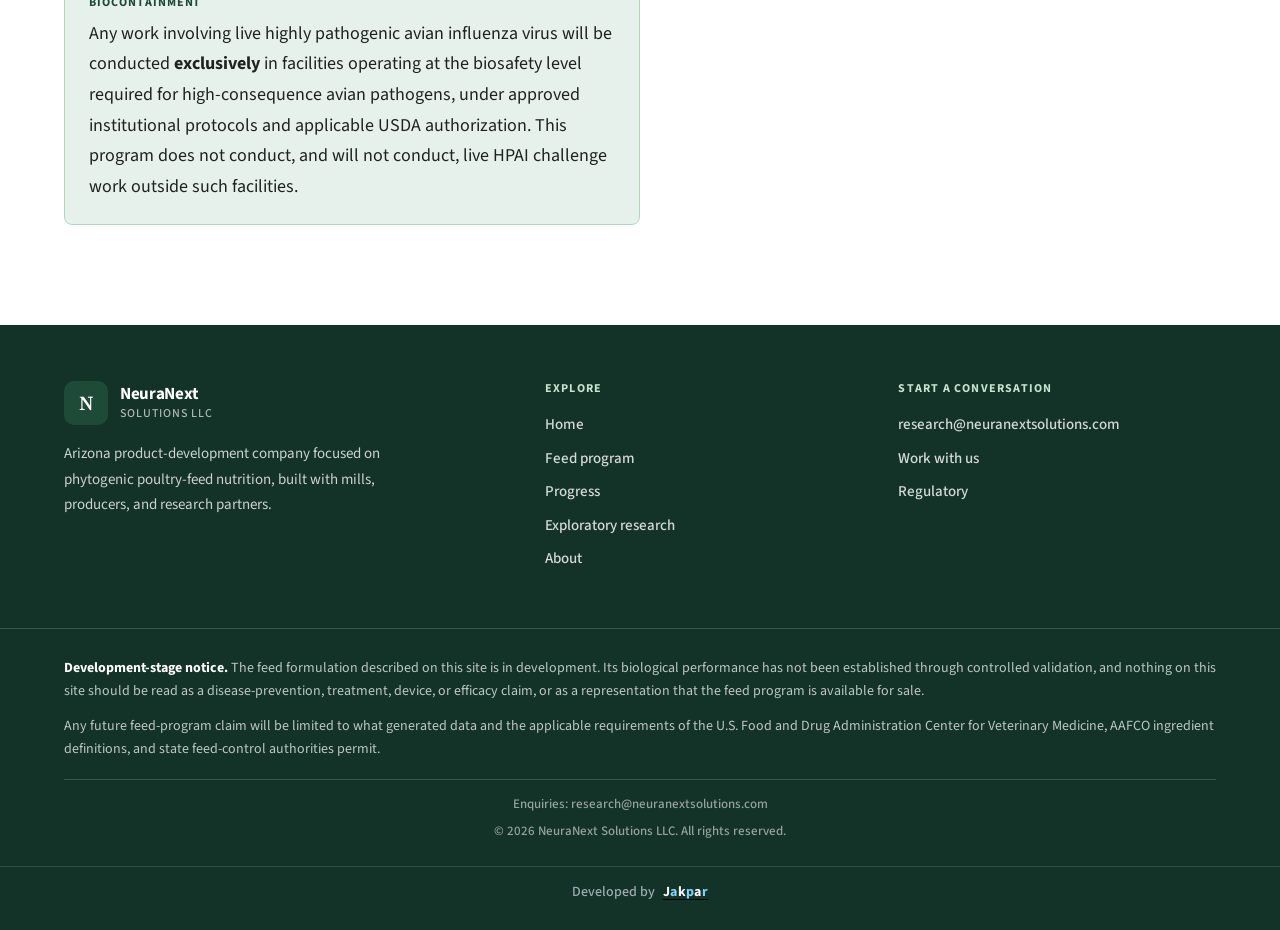
<file: status.html>
<!DOCTYPE html>
<html lang="en">
<head>
<meta charset="utf-8">
<meta name="viewport" content="width=device-width, initial-scale=1">
<title>Progress — NeuraNext Feed Program</title>
<meta name="description" content="Where feed-program development stands: completed work, the sequence ahead, and what has not yet been established.">
<link rel="stylesheet" href="assets/style.css">
<link rel="icon" href="assets/logo.svg" type="image/svg+xml">
</head>
<body>
<a class="skip-link" href="#main-content">Skip to content</a>

<header class="site-header">
  <div class="page-width header-inner">
    <a class="brand" href="index.html" aria-label="NeuraNext home">
      <img class="brand-logo" src="assets/logo.svg" alt="">
      <span class="brand-wordmark">
        <span class="brand-name">NeuraNext</span>
        <span class="brand-subtitle">Solutions LLC</span>
      </span>
    </a>
    <div class="nav-area">
      <nav class="main nav-links" aria-label="Company">
        <ul>
          <li><a href="index.html">Home</a></li>
          <li><a href="feed.html">Feed program</a></li>
          
          <li><a href="about.html">About</a></li>
        </ul>
      </nav>
      <a class="button button-gold header-cta" href="participate.html">Work with us</a>
      <button class="menu-toggle" type="button" aria-label="Open navigation" aria-expanded="false"><span></span></button>
    </div>
  </div>
    <nav class="arm" aria-label="Feed program">
      <div class="page-width">
      <ul>
        <li><a href="feed.html">Overview</a></li>
        <li><a href="status.html">Progress</a></li>
        <li><a href="science.html">Science</a></li>
        <li><a href="regulatory.html">Regulatory</a></li>
        <li><a href="participate.html">Work with us</a></li>
      </ul>
      </div>
    </nav>
</header>

<main id="main-content">
<section class="page-hero">
  <div class="page-width">

  <p class="page-title">Progress</p>
  <h1>Where development stands</h1>

  <p class="lede">
    Current stage, work completed, the sequence ahead, and what has deliberately not yet been
    established. Entries are ordered so partners can see the work, not only the plan.
  </p>
  </div>
</section>
<section class="section section-cream">
<div class="wrap">

  <div class="callout">
    <p class="label">Current stage</p>
    <p>
      <strong>Formulation development.</strong> Compound selection is complete and the
      formulation-development plan is prepared. Analytical, stability, and inclusion-rate work is the
      active work stream. No controlled biological validation has been conducted, and no product is
      offered for sale.
    </p>
  </div>

  <div class="phases">
    <article class="phase is-active">
      <p class="phase-year">Year 1 &middot; In progress</p>
      <h3>Product definition</h3>
      <p>Suppliers, methods, prototypes, stability.</p>
    </article>
    <article class="phase">
      <p class="phase-year">Year 2</p>
      <h3>Optimization</h3>
      <p>Inclusion rates, palatability, pilot batches.</p>
    </article>
    <article class="phase">
      <p class="phase-year">Year 3</p>
      <h3>Validation</h3>
      <p>Controlled evaluation in qualified facilities.</p>
    </article>
    <article class="phase">
      <p class="phase-year">Year 4</p>
      <h3>Readiness</h3>
      <p>Producer evaluation and manufacturing controls.</p>
    </article>
    <article class="phase">
      <p class="phase-year">Year 5</p>
      <h3>Scale</h3>
      <p>Recurring manufacture through existing channels.</p>
    </article>
  </div>

  <h2>Phase-gated development sequence</h2>

  <p>
    Each phase is gated: work does not advance to the next stage until the preceding technical
    objectives are met. The sequence is deliberate — formulation stability must be resolved before
    biological evaluation is meaningful, and biological evaluation must precede any regulatory claim
    position.
  </p>

  <table class="wide">
    <thead>
      <tr><th>Phase</th><th>Objective</th><th>Main work</th><th>Status</th></tr>
    </thead>
    <tbody>
      <tr>
        <td>Year 1</td>
        <td>Product definition</td>
        <td>Supplier qualification; analytical methods; target product profile; initial prototypes;
            preliminary regulatory assessment; stability program.</td>
        <td><span class="tag active">In progress</span></td>
      </tr>
      <tr>
        <td>Year 2</td>
        <td>Optimization and safety</td>
        <td>Inclusion-rate and carrier optimization; palatability and tolerance work; provisional
            specifications; repeatable pilot batches; intellectual-property assessment.</td>
        <td><span class="tag planned">Planned</span></td>
      </tr>
      <tr>
        <td>Year 3</td>
        <td>Controlled validation</td>
        <td>Controlled biological evaluation in qualified facilities; statistical analysis; lawful
            claim set; demonstration batches.</td>
        <td><span class="tag planned">Planned</span></td>
      </tr>
      <tr>
        <td>Year 4</td>
        <td>Commercial readiness</td>
        <td>Multi-site producer evaluation; contract-manufacturing validation; batch-release
            controls; technical education.</td>
        <td><span class="tag planned">Planned</span></td>
      </tr>
      <tr>
        <td>Year 5</td>
        <td>Scale</td>
        <td>Recurring manufacturing and distribution; broader producer adoption; expansion of
            technical and commercial capacity.</td>
        <td><span class="tag planned">Planned</span></td>
      </tr>
    </tbody>
  </table>

  <h2>Development log</h2>

  <p class="small">
    Entries are listed most recent first.
  </p>

  <ul class="log">
    <li>
      <div class="entry-head">
        <span class="entry-title">Company website published</span>
        <span class="tag done">Complete</span>
      </div>
      <p>
        The feed program, scientific basis, progress log, and regulatory position were published so
        mills, producers, laboratories, and research collaborators can see the work as it stands
        and get in touch.
      </p>
    </li>
    <li>
      <div class="entry-head">
        <span class="entry-title">Producer interest documented for later field evaluation</span>
        <span class="tag done">Complete</span>
      </div>
      <p>
        A commercial poultry producer in Kentucky provided written interest in participating in
        practical on-farm evaluation once the formulation has completed the appropriate preceding
        validation stages. The contemplated farm-level work would assess feed delivery, palatability,
        production parameters, record-keeping, and operational practicality. It is not a substitute
        for controlled disease-specific testing.
      </p>
    </li>
    <li>
      <div class="entry-head">
        <span class="entry-title">Independent technical review completed</span>
        <span class="tag done">Complete</span>
      </div>
      <p>
        A research faculty member at a Land-Grant university Cooperative Extension program
        independently reviewed the formulation rationale and the phased validation plan, and
        identified dosage, bioavailability, stability under feed-manufacturing conditions, and staged
        validation prior to farm trials as the governing technical priorities. The review assessed
        methodology; it did not test the product.
      </p>
    </li>
    <li>
      <div class="entry-head">
        <span class="entry-title">Five-year development and commercialization plan completed</span>
        <span class="tag done">Complete</span>
      </div>
      <p>
        A phase-gated plan covering formulation, analytical validation, regulatory strategy,
        manufacturing, staffing, financing, producer engagement, and commercial scale-up, with
        conservative, realistic, and optimistic operating scenarios and milestone-based financing.
      </p>
    </li>
    <li>
      <div class="entry-head">
        <span class="entry-title">Formulation-development plan prepared</span>
        <span class="tag done">Complete</span>
      </div>
      <p>
        Target ingredient specifications, candidate inclusion ranges, feed-matrix compatibility,
        processing and storage stability, palatability, safety and tolerance, analytical marker
        requirements, and biological-response parameters defined as the technical questions to be
        resolved before controlled biological validation.
      </p>
    </li>
    <li>
      <div class="entry-head">
        <span class="entry-title">Compound selection and mechanistic design completed</span>
        <span class="tag done">Complete</span>
      </div>
      <p>
        Lablab bean powder, green tea catechins, garlic extract, and ginger extract selected on the
        basis of peer-reviewed evidence relevant to influenza biology and host defense, suitability
        for feed delivery, complementary mechanisms, and the feasibility of sourcing and
        standardization.
      </p>
    </li>
  </ul>

  <h2>What has not yet been established</h2>

  <p>
    Stating this plainly is part of how we work. The following remain open and are not claimed:
  </p>

  <ul>
    <li>
      The combined four-component formulation has <strong>not</strong> been shown to reduce
      susceptibility, viral replication, viral shedding, clinical severity, or mortality in poultry.
      No such claim is made.
    </li>
    <li>
      Final inclusion rates, carrier system, and shelf-life specifications are not yet fixed.
    </li>
    <li>
      No controlled biological evaluation, and no live avian influenza challenge study, has been
      conducted on this formulation.
    </li>
    <li>
      Final regulatory classification and the permissible commercial claim set have not been
      determined.
    </li>
    <li>
      The product is not manufactured, marketed, offered for sale, or available for purchase.
    </li>
  </ul>

  <h2>Validation conducted only in qualified facilities</h2>

  <p>
    Each validation stage is scoped to facilities appropriate to the work. Formulation, marker-assay,
    and stability work is scoped to commercial analytical laboratories and university feed-testing
    facilities. Safety, tolerance, palatability, and immune- and antioxidant-response endpoints are
    scoped to university poultry-research units and contract research organizations operating
    conventional poultry facilities.
  </p>

  <div class="callout notice">
    <p class="label">Biocontainment</p>
    <p>
      Any work involving live highly pathogenic avian influenza virus will be conducted
      <strong>exclusively</strong> in facilities operating at the biosafety level required for
      high-consequence avian pathogens, under approved institutional protocols and applicable USDA
      authorization. This program does not conduct, and will not conduct, live HPAI challenge work
      outside such facilities.
    </p>
  </div>

</div>
</section>
</main>

<footer class="site">
  <div class="footer-top">
    <div>
      <a class="brand" href="index.html" aria-label="NeuraNext home">
        <span class="brand-mark" aria-hidden="true">N</span>
        <span class="brand-wordmark">
          <span class="brand-name">NeuraNext</span>
          <span class="brand-subtitle">Solutions LLC</span>
        </span>
      </a>
      <p class="footer-blurb">Arizona product-development company focused on phytogenic poultry-feed nutrition, built with mills, producers, and research partners.</p>
    </div>
    <div>
      <h2>Explore</h2>
      <ul>
        <li><a href="index.html">Home</a></li>
        <li><a href="feed.html">Feed program</a></li>
        <li><a href="status.html">Progress</a></li>
        <li><a href="neuro.html">Exploratory research</a></li>
        <li><a href="about.html">About</a></li>
      </ul>
    </div>
    <div>
      <h2>Start a conversation</h2>
      <ul>
        <li><a href="mailto:research@neuranextsolutions.com">research@neuranextsolutions.com</a></li>
        <li><a href="participate.html">Work with us</a></li>
        <li><a href="regulatory.html">Regulatory</a></li>
      </ul>
    </div>
  </div>
  <div class="footer-notice">
    <p>
      <strong>Development-stage notice.</strong> The feed formulation described on this site is in
      development. Its biological performance has not been established through controlled
      validation, and nothing on this site should be read as a disease-prevention, treatment, device,
      or efficacy claim, or as a representation that the feed program is available for sale.
    </p>
    <p>
      Any future feed-program claim will be limited to what generated data and the applicable
      requirements of the U.S. Food and Drug Administration Center for Veterinary Medicine, AAFCO
      ingredient definitions, and state feed-control authorities permit.
    </p>
    <div class="foot-meta">
      <p>Enquiries: <span id="contact-email">research@neuranextsolutions.com</span></p>
      <p>&copy; 2026 NeuraNext Solutions LLC. All rights reserved.</p>
    </div>
  </div>
</footer>

<script src="assets/site.js"></script>
</body>
</html>
</file>
<file: assets/style.css>
/* NeuraNext — agricultural research institute visual language.
   Source Serif 4 headlines, Source Sans 3 body.
   Forest green, paper, grain photography. Print-safe. */

@import url("https://fonts.googleapis.com/css2?family=Source+Sans+3:ital,wght@0,400;0,500;0,600;0,700;1,400&family=Source+Serif+4:ital,opsz,wght@0,8..60,500;0,8..60,600;0,8..60,700;1,8..60,500&display=swap");

:root {
  --green: #2f6b4f;
  --green-dark: #1e4a38;
  --green-deep: #143328;
  --green-soft: #e7f1eb;
  --ink: #1c2420;
  --muted: #5a675f;
  --paper: #f6f4ef;
  --white: #ffffff;
  --line: #d5ddd7;
  --gold: #2f6b4f;          /* legacy class names map to green */
  --gold-ink: #1e4a38;
  --navy: #1e4a38;
  --navy-deep: #143328;
  --cream: #f6f4ef;
  --sand: #efeae0;
  --ink-soft: #5a675f;
  --cream-soft: rgba(246, 244, 239, 0.86);
  --line-light: rgba(255, 255, 255, 0.18);
  --serif: "Source Serif 4", "Source Serif 4 Fallback", Georgia, "Times New Roman", serif;
  --sans: "Source Sans 3", "Source Sans 3 Fallback", "Segoe UI", Arial, sans-serif;
  --mono: "Source Sans 3", "Segoe UI", Arial, sans-serif;
  --max: none;
  --pad: 5vw;
}

*, *::before, *::after { box-sizing: border-box; }
html { -webkit-text-size-adjust: 100%; scroll-behavior: smooth; }

body {
  margin: 0;
  background: var(--white);
  color: var(--ink);
  font: 18px/1.7 var(--sans);
}

.page-width,
.wrap {
  width: 100%;
  max-width: none;
  margin: 0;
  padding: 0 var(--pad);
}

a { color: var(--green); text-decoration: none; }
a:hover { color: var(--green-dark); }

.skip-link {
  position: absolute;
  left: 12px;
  top: -48px;
  z-index: 100;
  background: var(--green);
  color: #fff;
  font: 600 14px/1 var(--sans);
  padding: 10px 14px;
}
.skip-link:focus { top: 12px; }

/* ---------- Header ---------- */

header.site-header,
header.masthead {
  background: var(--white);
  color: var(--ink);
  position: sticky;
  top: 0;
  z-index: 40;
  border-bottom: 1px solid var(--line);
}

.header-inner {
  display: flex;
  align-items: center;
  justify-content: space-between;
  gap: 24px;
  padding: 14px var(--pad);
}

.brand {
  display: flex;
  align-items: center;
  gap: 12px;
  border: 0;
  color: var(--ink);
  flex-shrink: 0;
}
.brand:hover { color: var(--ink); border: 0; }

.brand-logo,
.brand-mark {
  width: 44px;
  height: 44px;
  display: block;
  flex-shrink: 0;
  border: 0;
  border-radius: 10px;
}
.brand-mark {
  display: grid;
  place-items: center;
  background: var(--green-dark);
  color: #fff;
  font: 600 20px/1 var(--serif);
}

.brand-wordmark { display: flex; flex-direction: column; line-height: 1.05; }
.brand-name,
.brand .program {
  font: 700 17px/1.1 var(--sans);
  letter-spacing: -0.02em;
  text-transform: none;
  color: var(--ink);
}
.brand-subtitle,
.brand .principal {
  font: 500 12px/1.3 var(--sans);
  letter-spacing: 0.08em;
  text-transform: uppercase;
  color: var(--muted);
  margin-top: 3px;
}

.nav-area { display: flex; align-items: center; gap: 10px; }

nav.main ul,
nav.arm ul {
  list-style: none;
  margin: 0;
  padding: 0;
  display: flex;
  flex-wrap: wrap;
  align-items: center;
  gap: 2px;
}

nav.main a,
nav.arm a,
.nav-link {
  display: inline-block;
  border: 0;
  padding: 10px 13px;
  font: 600 15px/1 var(--sans);
  letter-spacing: 0;
  text-transform: none;
  color: var(--ink);
}
nav.main a:hover,
nav.arm a:hover { color: var(--green); }
nav.main a[aria-current="page"],
nav.arm a[aria-current="page"] {
  color: var(--green);
  box-shadow: inset 0 -2px 0 var(--green);
}

nav.arm {
  border-top: 1px solid var(--line);
  background: var(--paper);
}
nav.arm .page-width { padding: 4px var(--pad); }
nav.arm a { font-size: 14px; color: var(--muted); }

.header-cta { display: inline-flex; }

.menu-toggle {
  display: none;
  width: 42px;
  height: 42px;
  background: transparent;
  border: 1px solid var(--line);
  color: var(--ink);
  cursor: pointer;
  padding: 0;
  position: relative;
}
.menu-toggle span,
.menu-toggle span::before,
.menu-toggle span::after {
  display: block;
  width: 16px;
  height: 1.5px;
  background: var(--ink);
  position: absolute;
  left: 12px;
}
.menu-toggle span { top: 20px; }
.menu-toggle span::before { content: ""; top: -6px; }
.menu-toggle span::after { content: ""; top: 6px; }

/* ---------- Buttons ---------- */

.button,
button[type="submit"] {
  display: inline-flex;
  align-items: center;
  justify-content: center;
  gap: 8px;
  font: 600 15px/1 var(--sans);
  letter-spacing: 0.01em;
  text-transform: none;
  padding: 13px 22px;
  border-radius: 4px;
  cursor: pointer;
  border: 1px solid transparent;
  text-decoration: none;
}
.button:hover { color: inherit; }

.button-gold,
button[type="submit"] {
  background: var(--green);
  color: #fff;
  border-color: var(--green);
}
.button-gold:hover,
button[type="submit"]:hover {
  background: var(--green-dark);
  color: #fff;
}

.button-outline {
  background: transparent;
  color: #fff;
  border-color: rgba(255, 255, 255, 0.55);
}
.button-outline:hover { border-color: #fff; color: #fff; }

.button-outline-ink {
  background: transparent;
  color: var(--green-dark);
  border-color: var(--green);
}
.button-outline-ink:hover { background: var(--green-soft); color: var(--green-dark); }

.button-row { display: flex; flex-wrap: wrap; gap: 12px; margin-top: 8px; }

/* ---------- Heroes ---------- */

.hero,
.page-hero {
  position: relative;
  color: #fff;
  padding: 88px 0 92px;
  background-color: var(--green-deep);
  background-image:
    linear-gradient(180deg, rgba(16, 36, 28, 0.42) 0%, rgba(16, 36, 28, 0.58) 100%),
    url("img/hero-grain.jpg");
  background-size: cover;
  background-position: center 40%;
}

.page-hero { padding: 64px 0 68px; }
.page-hero.hero-poultry {
  background-image:
    linear-gradient(180deg, rgba(16, 36, 28, 0.55) 0%, rgba(16, 36, 28, 0.7) 100%),
    url("img/hero-poultry.jpg");
}
.page-hero.hero-plain {
  background-image: none;
  background-color: var(--green-dark);
}

.eyebrow,
.page-title {
  font: 600 13px/1.4 var(--sans);
  letter-spacing: 0.14em;
  text-transform: uppercase;
  color: #c5e3cf;
  margin: 0 0 16px;
}

.eyebrow-light,
.page-hero .page-title,
.hero .page-title,
.section-navy .page-title,
.cta-section .page-title { color: #c5e3cf; }

h1 {
  font-family: var(--serif);
  font-weight: 600;
  font-size: clamp(34px, 4.6vw, 56px);
  letter-spacing: -0.02em;
  line-height: 1.15;
  margin: 0 0 20px;
  max-width: 22ch;
  color: inherit;
}

.hero h1 { max-width: 28ch; }
.page-hero h1 { max-width: 28ch; font-size: clamp(30px, 3.8vw, 46px); }

h1 em, h2 em { font-style: italic; font-weight: 500; }

.lede,
.hero-dek {
  font-size: 19px;
  line-height: 1.65;
  color: var(--muted);
  max-width: 62ch;
  margin: 0 0 28px;
}

.hero .lede,
.page-hero .lede {
  color: rgba(255, 255, 255, 0.9);
  font-size: 18px;
  max-width: 48ch;
}

.hero-meta {
  margin-top: 32px;
  padding-top: 20px;
  border-top: 1px solid rgba(255, 255, 255, 0.22);
  font: 500 14px/1.5 var(--sans);
  letter-spacing: 0;
  text-transform: none;
  color: rgba(255, 255, 255, 0.82);
  display: flex;
  flex-wrap: wrap;
  gap: 8px 22px;
}
.hero-meta strong { color: #fff; font-weight: 600; }

/* ---------- Sections ---------- */

main { padding: 0; }

.section { padding: 72px 0; }
.section-compact { padding: 48px 0; }
.section-cream { background: var(--white); color: var(--ink); }
.section-sand { background: var(--paper); color: var(--ink); }
.section-navy { background: var(--green-dark); color: #fff; }
.cta-section { background: var(--green-deep); color: #fff; }

.section-head { max-width: 52ch; margin-bottom: 36px; }
.section-head .eyebrow { margin-bottom: 10px; color: var(--green); }
.section-navy .section-head .eyebrow,
.cta-section .eyebrow { color: #c5e3cf; }

h2 {
  font-family: var(--serif);
  font-size: clamp(26px, 3vw, 36px);
  font-weight: 600;
  letter-spacing: -0.02em;
  line-height: 1.2;
  margin: 40px 0 14px;
  padding-top: 0;
  border: 0;
  max-width: none;
}

.prose h2:first-child,
.section-cream .wrap > h2:first-of-type { margin-top: 0; }

h3 {
  font-family: var(--serif);
  font-size: 22px;
  font-weight: 600;
  letter-spacing: -0.015em;
  line-height: 1.25;
  margin: 26px 0 8px;
}

.prose p, .prose ul, .prose ol,
.section p, .wrap p, .wrap ul, .wrap ol { max-width: none; }
p { margin: 0 0 16px; }
ul, ol { margin: 0 0 16px; padding-left: 22px; }
li { margin-bottom: 8px; }

.info-note { margin-top: 18px; }

.section-navy h2,
.cta-section h2 { color: #fff; }
.section-navy p,
.cta-section p { color: rgba(255, 255, 255, 0.88); }
.section-navy a,
.cta-section a {
  color: #c5e3cf;
  border-bottom: 1px solid rgba(197, 227, 207, 0.4);
}
.section-navy a:hover,
.cta-section a:hover { border-bottom-color: #c5e3cf; }

.prose a,
.wrap a:not(.button):not(.brand):not(.nav-link) {
  color: var(--green-dark);
  border-bottom: 1px solid rgba(47, 107, 79, 0.35);
}
.prose a:hover,
.wrap a:not(.button):not(.brand):not(.nav-link):hover {
  color: var(--green);
  border-bottom-color: var(--green);
}

main > .wrap,
main > .page-width.prose {
  padding-top: 56px;
  padding-bottom: 72px;
}
.page-hero + .wrap,
.page-hero + .section { padding-top: 56px; }

/* ---------- Infographic strip (Schothorst-style) ---------- */

.info-strip {
  display: grid;
  gap: 0;
  margin: 8px 0 0;
  border-top: 1px solid var(--line);
  border-bottom: 1px solid var(--line);
}
@media (min-width: 800px) {
  .info-strip { grid-template-columns: repeat(4, 1fr); }
}

.info-item {
  padding: 28px 22px 32px;
  text-align: center;
}
.info-item + .info-item { border-top: 1px solid var(--line); }
@media (min-width: 800px) {
  .info-item + .info-item { border-top: 0; border-left: 1px solid var(--line); }
}

.info-icon {
  width: 56px;
  height: 56px;
  margin: 0 auto 14px;
  color: var(--green);
}
.info-item h3 {
  font-family: var(--sans);
  font-size: 16px;
  font-weight: 700;
  margin: 0 0 8px;
  letter-spacing: 0;
}
.info-item p {
  margin: 0 auto;
  font-size: 14.5px;
  line-height: 1.5;
  color: var(--muted);
  max-width: 28ch;
}

/* Phase timeline */

.phases {
  display: grid;
  gap: 18px;
  margin: 28px 0 8px;
}
@media (min-width: 800px) {
  .phases { grid-template-columns: repeat(5, 1fr); gap: 12px; }
}
.phase {
  background: var(--white);
  border: 1px solid var(--line);
  border-radius: 6px;
  padding: 18px 16px 20px;
}
.phase-year {
  font: 700 12px/1 var(--sans);
  letter-spacing: 0.08em;
  text-transform: uppercase;
  color: var(--green);
  margin: 0 0 8px;
}
.phase h3 { margin: 0 0 8px; font-size: 17px; font-family: var(--sans); }
.phase p { margin: 0; font-size: 14px; color: var(--muted); max-width: none; }
.phase.is-active { border-color: var(--green); background: var(--green-soft); }

/* ---------- Split / cards ---------- */

.split {
  display: grid;
  gap: 0;
  border: 1px solid var(--line);
  margin: 8px 0 0;
  border-radius: 8px;
  overflow: hidden;
}
@media (min-width: 800px) {
  .split { grid-template-columns: 1fr 1fr; }
}

.split-card {
  padding: 32px 28px 36px;
  background: var(--white);
}
.split-card + .split-card { border-top: 1px solid var(--line); }
@media (min-width: 800px) {
  .split-card + .split-card { border-top: 0; border-left: 1px solid var(--line); }
}

.split-kicker {
  font: 700 12px/1 var(--sans);
  letter-spacing: 0.1em;
  text-transform: uppercase;
  color: var(--green);
  margin: 0 0 12px;
}
.split-card h2, .split-card h3 {
  margin: 0 0 12px;
  font-size: 26px;
}
.split-card p { color: var(--muted); }
.split-card .button { margin-top: 18px; }

.chip-row { display: flex; flex-wrap: wrap; gap: 8px; margin: 16px 0 0; }
.chip {
  font: 600 12px/1 var(--sans);
  letter-spacing: 0.02em;
  text-transform: none;
  padding: 6px 10px;
  border-radius: 99px;
  background: var(--green-soft);
  color: var(--green-dark);
  border: 0;
}

.feature-grid,
.grid {
  display: grid;
  gap: 16px;
  margin: 24px 0 0;
}
@media (min-width: 720px) {
  .grid.two,
  .feature-grid.two { grid-template-columns: 1fr 1fr; }
  .feature-grid.four { grid-template-columns: 1fr 1fr; }
}
@media (min-width: 980px) {
  .feature-grid.four { grid-template-columns: 1fr 1fr 1fr 1fr; }
}

.feature,
.card {
  border: 1px solid var(--line);
  background: var(--white);
  padding: 22px 20px 24px;
  border-radius: 8px;
}
.section-navy .feature,
.section-navy .card {
  border-color: rgba(255, 255, 255, 0.18);
  background: rgba(255, 255, 255, 0.04);
}
.section-sand .card { background: var(--white); }

.feat-num {
  font: 700 13px/1 var(--sans);
  letter-spacing: 0.08em;
  color: var(--green);
  margin: 0 0 12px;
}
.section-navy .feat-num { color: #c5e3cf; }
.feature h3, .card h3, .card h2 {
  margin: 0 0 10px;
  border: 0;
  padding: 0;
  font-size: 20px;
  max-width: none;
}
.card p:last-child { margin-bottom: 0; }
.card .label,
.callout .label {
  font: 700 12px/1 var(--sans);
  letter-spacing: 0.08em;
  text-transform: uppercase;
  color: var(--green);
  margin: 0 0 10px;
}

.callout {
  background: var(--paper);
  border: 1px solid var(--line);
  border-radius: 8px;
  padding: 22px 24px;
  margin: 28px 0;
  max-width: 64ch;
}
.callout p:last-child { margin-bottom: 0; }
.callout.notice {
  background: var(--green-soft);
  border-color: #b7d4c3;
}
.callout.notice .label { color: var(--green-dark); }

table {
  width: 100%;
  border-collapse: collapse;
  margin: 24px 0;
  font-size: 16px;
}
th, td {
  text-align: left;
  vertical-align: top;
  padding: 14px 12px;
  border-bottom: 1px solid var(--line);
}
th {
  font: 700 12px/1.3 var(--sans);
  letter-spacing: 0.06em;
  text-transform: uppercase;
  color: var(--green-dark);
  border-bottom: 2px solid var(--green);
}
td:first-child { white-space: nowrap; font-weight: 600; }
table.wide td:first-child { white-space: normal; font-weight: 500; }

.tag {
  display: inline-block;
  font: 700 11px/1 var(--sans);
  letter-spacing: 0.04em;
  text-transform: uppercase;
  padding: 5px 8px;
  border-radius: 99px;
  background: var(--green-soft);
  color: var(--green-dark);
  white-space: nowrap;
}
.tag.done { background: var(--green-soft); color: var(--green-dark); }
.tag.active { background: var(--green); color: #fff; }
.tag.planned { background: transparent; color: var(--muted); border: 1px solid var(--line); }

.log { list-style: none; padding: 0; margin: 24px 0; max-width: 64ch; }
.log li {
  padding: 20px 0;
  border-top: 1px solid var(--line);
  margin: 0;
}
.log li:first-child { border-top: 2px solid var(--green); }
.log .entry-head {
  display: flex;
  flex-wrap: wrap;
  align-items: baseline;
  gap: 12px;
  margin-bottom: 8px;
}
.log time {
  font: 700 13px/1 var(--sans);
  letter-spacing: 0.02em;
  text-transform: none;
  color: var(--green);
  min-width: 11em;
}
.log .entry-title { font-weight: 700; }
.log p { margin: 0; font-size: 16px; color: var(--muted); }

ol.refs { font-size: 15px; max-width: 72ch; }
ol.refs li { margin-bottom: 12px; color: var(--muted); }

form.inquiry { max-width: 620px; margin: 24px 0; }
.form-status {
  margin: 0 0 18px;
  padding: 14px 16px;
  border-radius: 4px;
  font-size: 16px;
}
.form-status--success {
  background: var(--green-soft);
  border: 1px solid var(--line);
  color: var(--green-dark);
}
.form-status--error {
  background: #fdf0f0;
  border: 1px solid #e8b4b4;
  color: #8b1e1e;
}
.field { margin-bottom: 18px; }
.field label {
  display: block;
  font: 600 14px/1 var(--sans);
  letter-spacing: 0;
  text-transform: none;
  margin-bottom: 8px;
}
.field .hint { font-weight: 600; color: var(--green); }
input[type="text"], input[type="email"], select, textarea {
  width: 100%;
  font: 16px/1.4 var(--sans);
  color: var(--ink);
  background: var(--white);
  padding: 12px 12px;
  border: 1px solid var(--line);
  border-radius: 4px;
}
input:focus, select:focus, textarea:focus {
  outline: 2px solid var(--green);
  outline-offset: 0;
  border-color: var(--green);
}
textarea { min-height: 140px; resize: vertical; }

/* ---------- Footer ---------- */

footer.site {
  background: var(--green-deep);
  color: #fff;
  border-top: 0;
  padding: 0;
  font-size: 15px;
}

.footer-top {
  display: grid;
  gap: 36px;
  padding: 56px var(--pad) 48px;
  max-width: none;
  margin: 0;
}
@media (min-width: 800px) {
  .footer-top { grid-template-columns: 1.4fr 1fr 1fr; }
}

.footer-top h2 {
  font: 700 12px/1.4 var(--sans);
  letter-spacing: 0.1em;
  text-transform: uppercase;
  color: #c5e3cf;
  margin: 0 0 14px;
  max-width: none;
}
.footer-top ul { list-style: none; margin: 0; padding: 0; }
.footer-top li { margin: 0 0 8px; }
.footer-top a {
  color: rgba(255, 255, 255, 0.82);
  border-bottom: 0;
  font: 500 15px/1.4 var(--sans);
  letter-spacing: 0;
  text-transform: none;
}
.footer-top a:hover { color: #fff; }
.footer-top .brand-name { color: #fff; }
.footer-top .brand-subtitle { color: rgba(255, 255, 255, 0.65); }
.footer-blurb {
  color: rgba(255, 255, 255, 0.78);
  max-width: 48ch;
  margin: 16px 0 0;
  font-size: 15px;
}

.footer-notice {
  border-top: 1px solid rgba(255, 255, 255, 0.16);
  padding: 28px var(--pad) 24px;
  max-width: none;
  margin: 0;
  font-size: 14px;
  line-height: 1.65;
  color: rgba(255, 255, 255, 0.72);
  text-align: left;
}
.footer-notice p { max-width: none; margin: 0 0 12px; }
.footer-notice p:last-child { margin-bottom: 0; }
footer.site strong { color: #fff; }
.foot-meta {
  margin-top: 18px;
  padding-top: 14px;
  border-top: 1px solid rgba(255, 255, 255, 0.16);
  font: 500 13px/1.6 var(--sans);
  letter-spacing: 0;
  text-transform: none;
  color: rgba(255, 255, 255, 0.55);
  text-align: center;
}
.foot-meta p { margin: 0 auto; }
.foot-meta p + p { margin-top: 6px; }
.foot-meta a { color: #c5e3cf; border: 0; }

.developed-by {
  display: flex;
  align-items: center;
  justify-content: center;
  gap: 8px;
  padding: 16px var(--pad) 28px;
  border-top: 1px solid rgba(255, 255, 255, 0.12);
  font: 500 14px/1.4 var(--sans);
  color: rgba(196, 206, 216, 0.78);
}
.developed-by button {
  background: none;
  border: 0;
  padding: 0;
  cursor: pointer;
  font: 700 14px/1 var(--sans);
  letter-spacing: 0.02em;
  text-decoration: underline;
  text-underline-offset: 3px;
}
.jk-letter:nth-child(odd) { color: #f4f7fb; }
.jk-letter:nth-child(even) { color: #7dd3fc; }
.developed-by button:hover .jk-letter { opacity: 0.85; }

.jk-overlay {
  position: fixed;
  inset: 0;
  z-index: 80;
  background: rgba(6, 10, 16, 0.72);
  display: none;
  align-items: center;
  justify-content: center;
  padding: 24px;
}
.jk-overlay.is-open { display: flex; }
.jk-modal {
  width: min(440px, 100%);
  background: #14181f;
  color: #f4f7fb;
  border-radius: 16px;
  padding: 28px 26px 22px;
  position: relative;
  box-shadow: 0 24px 60px rgba(0, 0, 0, 0.45);
}
.jk-modal h2 {
  font-family: var(--sans);
  font-size: 26px;
  font-weight: 700;
  letter-spacing: -0.02em;
  margin: 0 0 8px;
  color: #fff;
  max-width: none;
}
.jk-modal .jk-lead {
  margin: 0 0 22px;
  color: #9aa3ad;
  font-size: 15px;
  line-height: 1.5;
}
.jk-close {
  position: absolute;
  top: 14px;
  right: 14px;
  width: 36px;
  height: 36px;
  border: 0;
  background: transparent;
  color: #9aa3ad;
  font-size: 22px;
  cursor: pointer;
}
.jk-close:hover { color: #fff; }
.jk-field { margin-bottom: 14px; }
.jk-field label {
  display: block;
  font: 600 13px/1 var(--sans);
  margin-bottom: 7px;
  color: #d5dbe2;
}
.jk-field input,
.jk-field textarea {
  width: 100%;
  font: 16px/1.4 var(--sans);
  color: #f4f7fb;
  background: #0f1319;
  border: 1px solid #2a313b;
  border-radius: 8px;
  padding: 11px 12px;
}
.jk-field input:focus,
.jk-field textarea:focus {
  outline: 0;
  border-color: #2dd4bf;
}
.jk-field textarea { min-height: 110px; resize: vertical; }
.jk-error { color: #f87171; font-size: 13px; margin: 0 0 10px; }
.jk-actions {
  display: flex;
  align-items: center;
  justify-content: space-between;
  gap: 12px;
  margin-top: 8px;
}
.jk-work {
  color: #9aa3ad;
  font-size: 13px;
  border-bottom: 0;
  display: inline-flex;
  align-items: center;
  gap: 5px;
}
.jk-work:hover { color: #fff; }
.jk-send {
  background: #2dd4bf;
  color: #041016;
  border: 0;
  border-radius: 8px;
  font: 700 14px/1 var(--sans);
  padding: 12px 18px;
  cursor: pointer;
}
.jk-send:hover { background: #5eead4; }
.jk-send:disabled { opacity: 0.65; cursor: wait; }
.jk-success { text-align: center; padding: 18px 8px 8px; }
.jk-success p { color: #9aa3ad; }

@media (max-width: 860px) {
  .menu-toggle { display: block; }
  nav.main {
    display: none;
    position: absolute;
    left: 0;
    right: 0;
    top: 100%;
    background: var(--white);
    border-top: 1px solid var(--line);
    padding: 12px 16px 20px;
    box-shadow: 0 12px 24px rgba(0, 0, 0, 0.06);
  }
  header.site-header.is-open nav.main { display: block; }
  nav.main ul { flex-direction: column; align-items: stretch; }
  .header-cta { display: none; }
  header.site-header { position: relative; }
  body { font-size: 17px; }
}

@media print {
  :root { --max: 100%; }
  @page { margin: 16mm; }
  body { font-size: 11pt; color: #000; background: #fff; }
  nav.main, nav.arm, .menu-toggle, .header-cta, .button-row, .skip-link { display: none !important; }
  header.site-header, .hero, .page-hero, .section-navy, .cta-section, footer.site {
    background: #fff !important;
    color: #000 !important;
    background-image: none !important;
  }
  .hero, .page-hero { padding: 12pt 0; }
  h1, h2, h3, p, .lede { color: #000 !important; }
  h1 { font-size: 20pt; }
  h2 { font-size: 14pt; page-break-after: avoid; }
  .card, .callout, table, .log li, .feature, .split-card, .info-item, .phase { page-break-inside: avoid; }
  a { color: #000; border-bottom: 0; }
  a[href^="http"]::after { content: " (" attr(href) ")"; font-size: 9pt; color: #444; }
  .no-print, .developed-by, .jk-overlay { display: none !important; }
}
</file>
